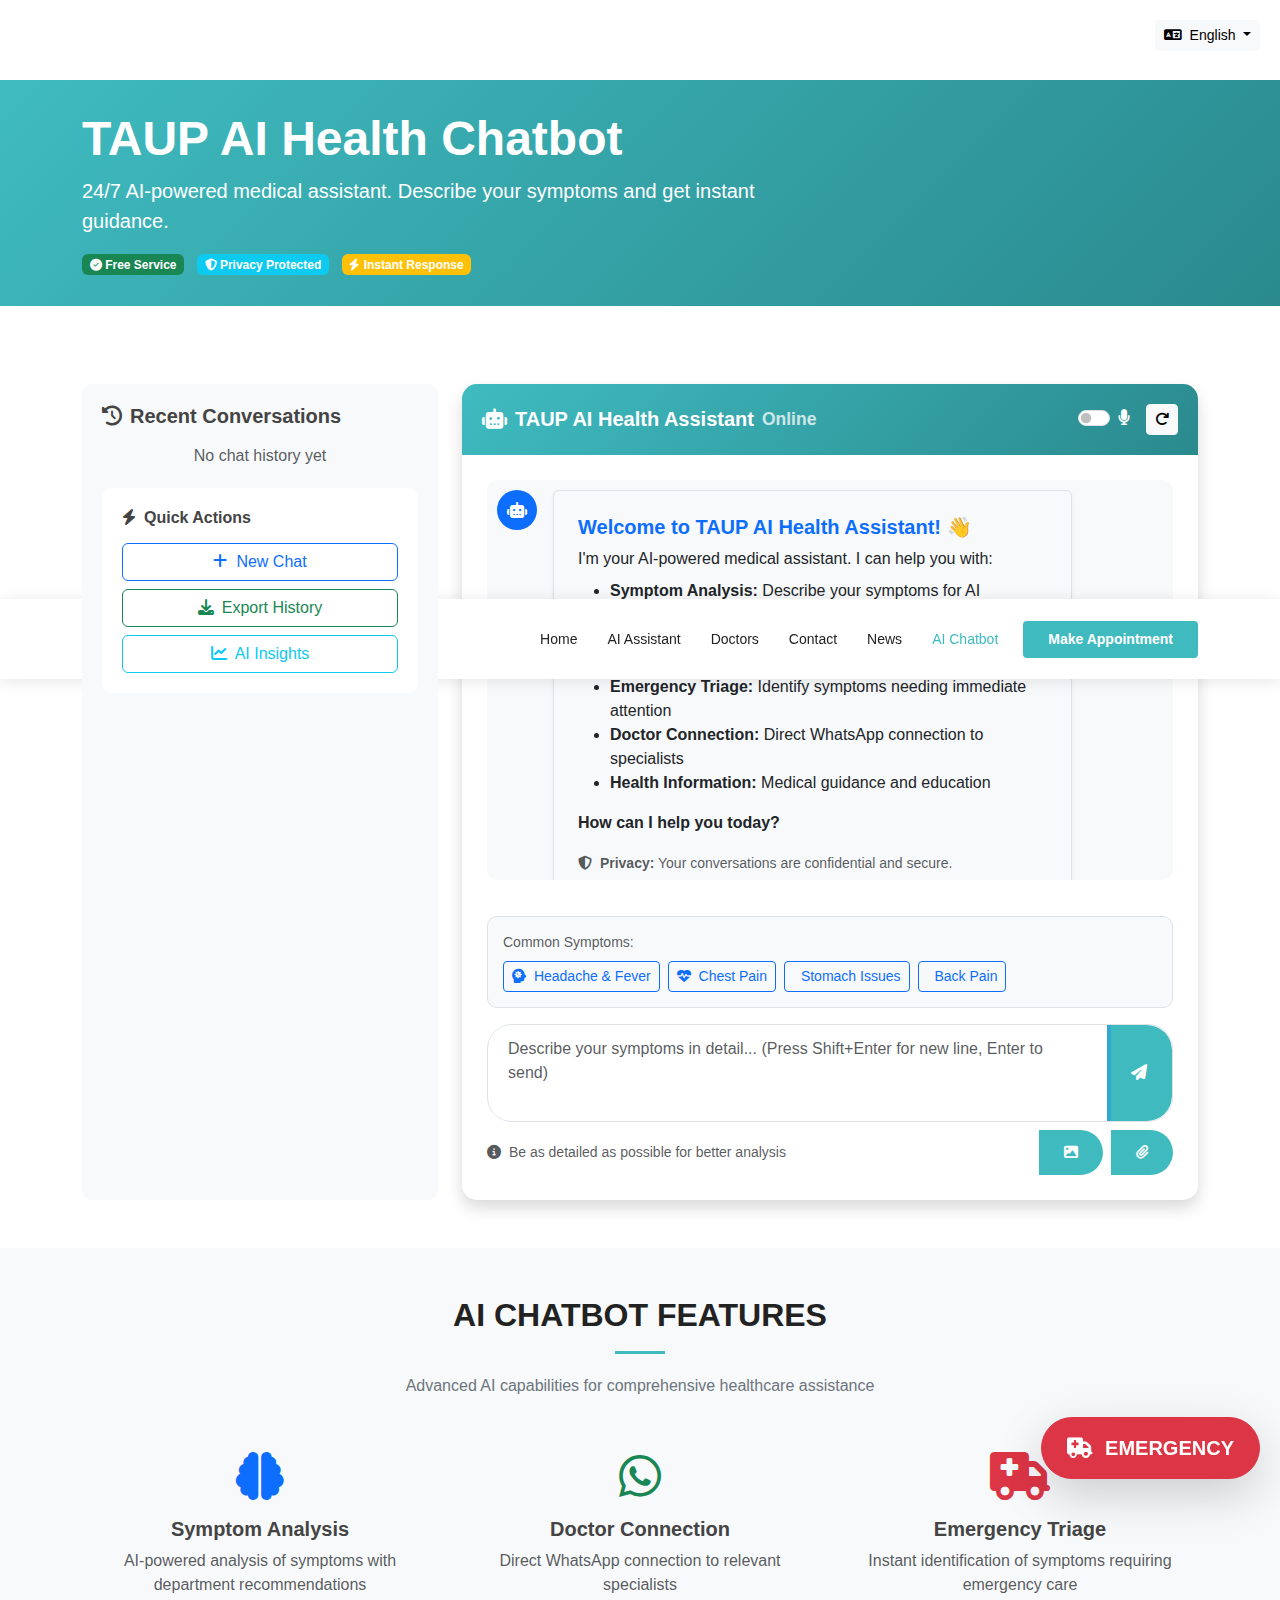
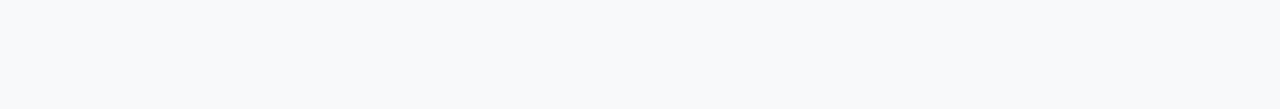
<file: TAUP medical center/ai-chatbot.html>
<!DOCTYPE html>
<html lang="en">
<head>
    <meta charset="UTF-8">
    <meta name="viewport" content="width=device-width, initial-scale=1.0">
    <title>AI Health Chatbot - TAUP Medical Center</title>
    
    <!-- CSS Files -->
    <link href="assets/vendor/bootstrap/css/bootstrap.min.css" rel="stylesheet">
    <link href="assets/vendor/bootstrap-icons/bootstrap-icons.css" rel="stylesheet">
    <link href="assets/css/style.css" rel="stylesheet">
    <link href="assets/css/doctor-ai.css" rel="stylesheet">
    <link rel="stylesheet" href="https://cdnjs.cloudflare.com/ajax/libs/font-awesome/6.4.0/css/all.min.css">
    
    <style>
        .fullscreen-chat {
            min-height: calc(100vh - 140px);
        }
        
        .chatbot-header {
            background: linear-gradient(135deg, #3fbbc0 0%, #2a8a8e 100%);
            color: white;
            padding: 30px 0;
            margin-bottom: 30px;
        }
        
        .language-selector {
            position: absolute;
            top: 20px;
            right: 20px;
        }
        
        .chat-history-panel {
            background: #f8f9fa;
            border-radius: 10px;
            padding: 20px;
            height: 100%;
        }
        
        .quick-actions {
            background: white;
            border-radius: 10px;
            padding: 20px;
            margin-top: 20px;
        }
        
        .emergency-fixed {
            position: fixed;
            bottom: 20px;
            right: 20px;
            z-index: 1000;
        }
    </style>
</head>

<body>

  <!-- Navigation -->
  <header id="header" class="fixed-top">
    <div class="container d-flex align-items-center">
      <a href="index.html" class="logo me-auto"><img src="assets/img/llogo.jpg" alt="TAUP Logo"></a>
      
      <nav id="navbar" class="navbar order-last order-lg-0">
        <ul>
          <li><a class="nav-link" href="index.html">Home</a></li>
          <li><a class="nav-link" href="index.html#ai-consultant">AI Assistant</a></li>
          <li><a class="nav-link" href="index.html#doctors">Doctors</a></li>
          <li><a class="nav-link" href="index.html#contact">Contact</a></li>
          <li><a href="news.html">News</a></li>
          <li><a class="nav-link active" href="ai-chatbot.html">AI Chatbot</a></li>
        </ul>
        <i class="bi bi-list mobile-nav-toggle"></i>
      </nav>
      
      <a href="index.html#appointment" class="appointment-btn">Make Appointment</a>
    </div>
  </header>

  <!-- Chatbot Header -->
  <section class="chatbot-header" style="margin-top: 80px;">
    <div class="container">
      <div class="row align-items-center">
        <div class="col-lg-8">
          <h1 class="display-5 fw-bold">TAUP AI Health Chatbot</h1>
          <p class="lead mb-0">24/7 AI-powered medical assistant. Describe your symptoms and get instant guidance.</p>
          <div class="mt-3">
            <span class="badge bg-success me-2"><i class="fas fa-check-circle"></i> Free Service</span>
            <span class="badge bg-info me-2"><i class="fas fa-shield-alt"></i> Privacy Protected</span>
            <span class="badge bg-warning"><i class="fas fa-bolt"></i> Instant Response</span>
          </div>
        </div>
        <div class="col-lg-4 text-lg-end">
          <div class="language-selector">
            <div class="btn-group">
              <button type="button" class="btn btn-sm btn-light dropdown-toggle" data-bs-toggle="dropdown">
                <i class="fas fa-language me-1"></i> English
              </button>
              <ul class="dropdown-menu">
                <li><a class="dropdown-item" href="#" data-lang="en">English</a></li>
                <li><a class="dropdown-item" href="#" data-lang="ru">Русский</a></li>
                <li><a class="dropdown-item" href="#" data-lang="kk">Қазақша</a></li>
              </ul>
            </div>
          </div>
        </div>
      </div>
    </div>
  </section>

  <!-- Main Chat Interface -->
  <section class="fullscreen-chat py-5">
    <div class="container">
      <div class="row">
        <!-- Chat History Panel -->
        <div class="col-lg-4 d-none d-lg-block">
          <div class="chat-history-panel sticky-top" style="top: 100px;">
            <h5 class="mb-3">
              <i class="fas fa-history me-2"></i>Recent Conversations
            </h5>
            <div class="chat-history-list" id="chatHistoryList">
              <!-- Chat history will be loaded here -->
              <div class="text-center py-4">
                <div class="spinner-border text-primary" role="status">
                  <span class="visually-hidden">Loading...</span>
                </div>
                <p class="mt-2">Loading chat history...</p>
              </div>
            </div>
            
            <div class="quick-actions">
              <h6 class="mb-3">
                <i class="fas fa-bolt me-2"></i>Quick Actions
              </h6>
              <div class="d-grid gap-2">
                <button class="btn btn-outline-primary" onclick="startNewChat()">
                  <i class="fas fa-plus me-2"></i>New Chat
                </button>
                <button class="btn btn-outline-success" onclick="exportChatHistory()">
                  <i class="fas fa-download me-2"></i>Export History
                </button>
                <button class="btn btn-outline-info" onclick="showAIHistory()">
                  <i class="fas fa-chart-line me-2"></i>AI Insights
                </button>
              </div>
            </div>
          </div>
        </div>
        
        <!-- Main Chat Area -->
        <div class="col-lg-8">
          <div class="ai-chat-widget h-100">
            <div class="card shadow h-100">
              <div class="card-header bg-primary text-white d-flex justify-content-between align-items-center">
                <h5 class="mb-0">
                  <i class="fas fa-robot me-2"></i>TAUP AI Health Assistant
                  <small class="ms-2 opacity-75">Online</small>
                </h5>
                <div class="d-flex align-items-center">
                  <div class="form-check form-switch me-3">
                    <input class="form-check-input" type="checkbox" id="voiceInputToggle">
                    <label class="form-check-label" for="voiceInputToggle">
                      <i class="fas fa-microphone"></i>
                    </label>
                  </div>
                  <button class="btn btn-sm btn-light" onclick="clearCurrentChat()">
                    <i class="fas fa-redo"></i>
                  </button>
                </div>
              </div>
              
              <div class="card-body d-flex flex-column">
                <!-- Chat Messages -->
                <div class="chat-messages flex-grow-1" id="mainChatMessages" style="min-height: 400px;">
                  <!-- Welcome message -->
                  <div class="message ai-message mb-4">
                    <div class="d-flex">
                      <div class="flex-shrink-0">
                        <div class="ai-avatar-small bg-primary">
                          <i class="fas fa-robot text-white"></i>
                        </div>
                      </div>
                      <div class="flex-grow-1 ms-3">
                        <div class="message-content p-4 rounded bg-light">
                          <h5 class="text-primary">Welcome to TAUP AI Health Assistant! 👋</h5>
                          <p class="mb-2">I'm your AI-powered medical assistant. I can help you with:</p>
                          <ul class="mb-3">
                            <li><strong>Symptom Analysis:</strong> Describe your symptoms for AI evaluation</li>
                            <li><strong>Department Guidance:</strong> Find the right specialist for your condition</li>
                            <li><strong>Emergency Triage:</strong> Identify symptoms needing immediate attention</li>
                            <li><strong>Doctor Connection:</strong> Direct WhatsApp connection to specialists</li>
                            <li><strong>Health Information:</strong> Medical guidance and education</li>
                          </ul>
                          <p class="mb-0"><strong>How can I help you today?</strong></p>
                          
                          <div class="mt-3">
                            <small class="text-muted">
                              <i class="fas fa-shield-alt me-1"></i>
                              <strong>Privacy:</strong> Your conversations are confidential and secure.
                            </small>
                          </div>
                        </div>
                      </div>
                    </div>
                  </div>
                </div>
                
                <!-- Quick Symptom Buttons -->
                <div class="symptom-tags mt-3">
                  <small class="text-muted d-block mb-2">Common Symptoms:</small>
                  <div class="d-flex flex-wrap gap-2">
                    <button class="btn btn-sm btn-outline-primary symptom-quick-btn" data-symptom="Headache and fever">
                      <i class="fas fa-head-side-virus me-1"></i> Headache & Fever
                    </button>
                    <button class="btn btn-sm btn-outline-primary symptom-quick-btn" data-symptom="Chest pain and shortness of breath">
                      <i class="fas fa-heartbeat me-1"></i> Chest Pain
                    </button>
                    <button class="btn btn-sm btn-outline-primary symptom-quick-btn" data-symptom="Stomach pain and diarrhea">
                      <i class="fas fa-stomach me-1"></i> Stomach Issues
                    </button>
                    <button class="btn btn-sm btn-outline-primary symptom-quick-btn" data-symptom="Back pain with leg numbness">
                      <i class="fas fa-spine me-1"></i> Back Pain
                    </button>
                  </div>
                </div>
                
                <!-- Chat Input -->
                <div class="chat-input mt-3">
                  <div class="input-group">
                    <textarea 
                      class="form-control ai-chat-input" 
                      id="mainUserInput" 
                      placeholder="Describe your symptoms in detail... (Press Shift+Enter for new line, Enter to send)"
                      rows="3"
                      style="resize: none;"
                    ></textarea>
                    <button class="btn btn-primary ai-chat-send" type="button" id="mainSendBtn">
                      <i class="fas fa-paper-plane"></i>
                    </button>
                  </div>
                  
                  <div class="d-flex justify-content-between align-items-center mt-2">
                    <small class="text-muted">
                      <i class="fas fa-info-circle me-1"></i>
                      Be as detailed as possible for better analysis
                    </small>
                    <div>
                      <button class="btn btn-sm btn-outline-secondary" onclick="attachImage()">
                        <i class="fas fa-image"></i>
                      </button>
                      <button class="btn btn-sm btn-outline-secondary ms-1" onclick="attachFile()">
                        <i class="fas fa-paperclip"></i>
                      </button>
                    </div>
                  </div>
                </div>
                
                <!-- Emergency Section -->
                <div class="emergency-section mt-4" id="emergencySection" style="display: none;">
                  <div class="alert alert-danger border-0">
                    <div class="d-flex align-items-center">
                      <div class="flex-shrink-0">
                        <i class="fas fa-exclamation-triangle fa-2x me-3"></i>
                      </div>
                      <div class="flex-grow-1">
                        <h6 class="alert-heading mb-2">⚠️ URGENT MEDICAL ATTENTION REQUIRED</h6>
                        <p class="mb-2">Based on your symptoms, immediate medical evaluation is recommended.</p>
                        <div class="d-grid gap-2 d-md-flex">
                          <a href="tel:103" class="btn btn-danger">
                            <i class="fas fa-phone me-2"></i> Call 103
                          </a>
                          <a href="https://chat.whatsapp.com/KA3aipTiHR51R5kd9lxlT6?mode=gi_t" 
                             class="btn btn-success" target="_blank">
                            <i class="fab fa-whatsapp me-2"></i> WhatsApp Emergency
                          </a>
                          <button class="btn btn-outline-danger" onclick="showNearestHospitals()">
                            <i class="fas fa-hospital me-2"></i> Find Hospitals
                          </button>
                        </div>
                      </div>
                    </div>
                  </div>
                </div>
              </div>
            </div>
          </div>
        </div>
      </div>
    </div>
  </section>

  <!-- Emergency Floating Button -->
  <div class="emergency-fixed">
    <button class="btn btn-danger btn-lg rounded-pill shadow-lg" onclick="showEmergencyModal()">
      <i class="fas fa-ambulance me-2"></i> EMERGENCY
    </button>
  </div>

  <!-- Features Section -->
  <section class="features-section py-5 bg-light">
    <div class="container">
      <div class="section-title">
        <h2>AI Chatbot Features</h2>
        <p>Advanced AI capabilities for comprehensive healthcare assistance</p>
      </div>
      
      <div class="row">
        <div class="col-md-4 mb-4">
          <div class="feature-card text-center p-4 h-100">
            <div class="feature-icon mb-3">
              <i class="fas fa-brain fa-3x text-primary"></i>
            </div>
            <h5>Symptom Analysis</h5>
            <p class="text-muted">AI-powered analysis of symptoms with department recommendations</p>
          </div>
        </div>
        
        <div class="col-md-4 mb-4">
          <div class="feature-card text-center p-4 h-100">
            <div class="feature-icon mb-3">
              <i class="fab fa-whatsapp fa-3x text-success"></i>
            </div>
            <h5>Doctor Connection</h5>
            <p class="text-muted">Direct WhatsApp connection to relevant specialists</p>
          </div>
        </div>
        
        <div class="col-md-4 mb-4">
          <div class="feature-card text-center p-4 h-100">
            <div class="feature-icon mb-3">
              <i class="fas fa-ambulance fa-3x text-danger"></i>
            </div>
            <h5>Emergency Triage</h5>
            <p class="text-muted">Instant identification of symptoms requiring emergency care</p>
          </div>
        </div>
      </div>
    </div>
  </section>

  <!-- JavaScript Files -->
  <script src="assets/vendor/bootstrap/js/bootstrap.bundle.min.js"></script>
  <script src="assets/js/main.js"></script>
  <script src="assets/js/doctor-ai.js"></script>
  <script src="assets/js/medical-ai.js"></script>
  
  <!-- AI Chatbot Script -->
  <script>
    // Main AI Chatbot Functionality
    document.addEventListener('DOMContentLoaded', function() {
      const chatMessages = document.getElementById('mainChatMessages');
      const userInput = document.getElementById('mainUserInput');
      const sendBtn = document.getElementById('mainSendBtn');
      const emergencySection = document.getElementById('emergencySection');
      const symptomButtons = document.querySelectorAll('.symptom-quick-btn');
      const voiceInputToggle = document.getElementById('voiceInputToggle');
      const chatHistoryList = document.getElementById('chatHistoryList');
      
      let currentChatId = 'chat_' + Date.now();
      let chatHistory = [];
      let isRecording = false;
      let recognition = null;
      
      // Initialize chat history
      loadChatHistory();
      
      // Send message function
      sendBtn.addEventListener('click', sendMessage);
      userInput.addEventListener('keydown', function(e) {
        if (e.key === 'Enter' && !e.shiftKey) {
          e.preventDefault();
          sendMessage();
        }
      });
      
      // Symptom buttons
      symptomButtons.forEach(btn => {
        btn.addEventListener('click', function() {
          const symptom = this.getAttribute('data-symptom');
          userInput.value = symptom;
          sendMessage();
        });
      });
      
      // Voice input toggle
      if (voiceInputToggle) {
        voiceInputToggle.addEventListener('change', function() {
          if (this.checked) {
            startVoiceRecognition();
          } else {
            stopVoiceRecognition();
          }
        });
      }
      
      // Language selector
      document.querySelectorAll('[data-lang]').forEach(item => {
        item.addEventListener('click', function(e) {
          e.preventDefault();
          const lang = this.getAttribute('data-lang');
          changeLanguage(lang);
        });
      });
      
      function sendMessage() {
        const message = userInput.value.trim();
        if (!message) return;
        
        // Add user message
        addUserMessage(message);
        userInput.value = '';
        
        // Save to history
        saveToHistory(message, 'user');
        
        // AI response
        setTimeout(() => {
          const aiResponse = getAIResponse(message);
          addAIMessage(aiResponse);
          saveToHistory(aiResponse, 'ai');
          
          // Check for emergency
          if (checkForEmergency(message)) {
            emergencySection.style.display = 'block';
            emergencySection.scrollIntoView({ behavior: 'smooth' });
          }
          
          // Update chat history list
          updateChatHistoryList();
        }, 1000);
      }
      
      function addUserMessage(text) {
        const messageDiv = document.createElement('div');
        messageDiv.className = 'message user-message mb-3';
        messageDiv.innerHTML = `
          <div class="d-flex">
            <div class="flex-grow-1 me-3">
              <div class="message-content p-3 rounded bg-primary text-white">
                <div class="d-flex justify-content-between align-items-start mb-1">
                  <strong>You</strong>
                  <small class="opacity-75">${new Date().toLocaleTimeString([], {hour: '2-digit', minute:'2-digit'})}</small>
                </div>
                <div class="message-text">${escapeHtml(text)}</div>
              </div>
            </div>
            <div class="flex-shrink-0">
              <div class="user-avatar-small bg-secondary">
                <i class="fas fa-user text-white"></i>
              </div>
            </div>
          </div>
        `;
        chatMessages.appendChild(messageDiv);
        scrollToBottom(chatMessages);
      }
      
      function addAIMessage(text) {
        // Typing indicator
        const typingDiv = document.createElement('div');
        typingDiv.className = 'message ai-message mb-3';
        typingDiv.innerHTML = `
          <div class="d-flex">
            <div class="flex-shrink-0">
              <div class="ai-avatar-small bg-primary">
                <i class="fas fa-robot text-white"></i>
              </div>
            </div>
            <div class="flex-grow-1 ms-3">
              <div class="typing-indicator p-3 rounded bg-light">
                <span></span><span></span><span></span>
              </div>
            </div>
          </div>
        `;
        chatMessages.appendChild(typingDiv);
        scrollToBottom(chatMessages);
        
        // Show actual response
        setTimeout(() => {
          typingDiv.innerHTML = `
            <div class="d-flex">
              <div class="flex-shrink-0">
                <div class="ai-avatar-small bg-primary">
                  <i class="fas fa-robot text-white"></i>
                </div>
              </div>
              <div class="flex-grow-1 ms-3">
                <div class="message-content p-3 rounded bg-light">
                  <div class="d-flex justify-content-between align-items-start mb-1">
                    <strong>TAUP AI Assistant</strong>
                    <small class="text-muted">${new Date().toLocaleTimeString([], {hour: '2-digit', minute:'2-digit'})}</small>
                  </div>
                  <div class="message-text">${formatAIMessage(text)}</div>
                  
                  ${shouldShowWhatsAppButton(text) ? `
                    <div class="mt-3">
                      <a href="https://chat.whatsapp.com/KA3aipTiHR51R5kd9lxlT6?mode=gi_t" 
                         class="btn btn-sm btn-success" target="_blank">
                         <i class="fab fa-whatsapp me-1"></i> Connect with Doctor
                      </a>
                    </div>
                  ` : ''}
                </div>
              </div>
            </div>
          `;
          scrollToBottom(chatMessages);
        }, 1500);
      }
      
      function getAIResponse(symptoms) {
        // Use Medical AI Engine for analysis
        const analysis = MedicalAI.analyzeSymptoms(symptoms);
        const confidence = MedicalAI.calculateConfidence(analysis);
        
        let response = '';
        
        if (analysis.isEmergency) {
          response = analysis.message;
        } else {
          response = MedicalAI.formatResponse(analysis, true);
        }
        
        // Add confidence indicator
        response += `\n\n🤖 **AI Confidence:** ${confidence}%`;
        
        return response;
      }
      
      function checkForEmergency(symptoms) {
        const emergencyPatterns = [
          /chest pain.*severe|heart attack/i,
          /difficulty breathing|can't breathe/i,
          /stroke|facial droop|speech difficulty/i,
          /severe bleeding|unconscious/i,
          /poisoning|overdose/i
        ];
        
        return emergencyPatterns.some(pattern => pattern.test(symptoms));
      }
      
      function formatAIMessage(text) {
        // Format markdown-like syntax
        return text
          .replace(/\*\*(.*?)\*\*/g, '<strong>$1</strong>')
          .replace(/\n/g, '<br>')
          .replace(/\*(.*?)\*/g, '<em>$1</em>')
          .replace(/^# (.*$)/gm, '<h6>$1</h6>')
          .replace(/^## (.*$)/gm, '<h6 class="text-primary">$1</h6>')
          .replace(/- (.*$)/gm, '<li>$1</li>')
          .replace(/(<li>.*<\/li>)/g, '<ul class="mb-2">$1</ul>');
      }
      
      function shouldShowWhatsAppButton(text) {
        return text.includes('consult') || 
               text.includes('doctor') || 
               text.includes('specialist') ||
               text.includes('emergency');
      }
      
      function escapeHtml(text) {
        const div = document.createElement('div');
        div.textContent = text;
        return div.innerHTML;
      }
      
      function scrollToBottom(element) {
        element.scrollTop = element.scrollHeight;
      }
      
      // Voice Recognition
      function startVoiceRecognition() {
        if ('webkitSpeechRecognition' in window || 'SpeechRecognition' in window) {
          const SpeechRecognition = window.SpeechRecognition || window.webkitSpeechRecognition;
          recognition = new SpeechRecognition();
          
          recognition.continuous = false;
          recognition.interimResults = false;
          recognition.lang = 'en-US';
          
          recognition.onstart = function() {
            isRecording = true;
            showRecordingIndicator();
          };
          
          recognition.onresult = function(event) {
            const transcript = event.results[0][0].transcript;
            userInput.value = transcript;
            isRecording = false;
            hideRecordingIndicator();
          };
          
          recognition.onerror = function(event) {
            console.error('Speech recognition error:', event.error);
            isRecording = false;
            hideRecordingIndicator();
            voiceInputToggle.checked = false;
          };
          
          recognition.onend = function() {
            isRecording = false;
            hideRecordingIndicator();
            voiceInputToggle.checked = false;
          };
          
          recognition.start();
        } else {
          alert('Speech recognition is not supported in your browser.');
          voiceInputToggle.checked = false;
        }
      }
      
      function stopVoiceRecognition() {
        if (recognition && isRecording) {
          recognition.stop();
        }
      }
      
      function showRecordingIndicator() {
        const indicator = document.createElement('div');
        indicator.id = 'recordingIndicator';
        indicator.className = 'alert alert-info position-fixed top-50 start-50 translate-middle';
        indicator.style.zIndex = '9999';
        indicator.innerHTML = `
          <div class="text-center">
            <i class="fas fa-microphone fa-2x me-2"></i>
            <span class="spinner-border spinner-border-sm" role="status"></span>
            <p class="mt-2 mb-0">Listening... Speak now</p>
          </div>
        `;
        document.body.appendChild(indicator);
      }
      
      function hideRecordingIndicator() {
        const indicator = document.getElementById('recordingIndicator');
        if (indicator) {
          indicator.remove();
        }
      }
      
      // Language change
      function changeLanguage(lang) {
        MedicalAI.setLanguage(lang);
        
        // Update UI text based on language
        const languageTexts = {
          'en': {
            placeholder: 'Describe your symptoms in detail...',
            send: 'Send',
            emergency: 'EMERGENCY'
          },
          'ru': {
            placeholder: 'Опишите ваши симптомы подробно...',
            send: 'Отправить',
            emergency: 'СРОЧНО'
          },
          'kk': {
            placeholder: 'Симптомдарыңызды егжей-тегжейлі сипаттаңыз...',
            send: 'Жіберу',
            emergency: 'ЖЕДЕЛ'
          }
        };
        
        const texts = languageTexts[lang] || languageTexts.en;
        
        userInput.placeholder = texts.placeholder;
        sendBtn.innerHTML = `<i class="fas fa-paper-plane"></i> ${texts.send}`;
        document.querySelector('.emergency-fixed button').innerHTML = 
          `<i class="fas fa-ambulance me-2"></i> ${texts.emergency}`;
        
        // Update language selector button
        const langButton = document.querySelector('.language-selector .btn');
        const langNames = { 'en': 'English', 'ru': 'Русский', 'kk': 'Қазақша' };
        langButton.innerHTML = `<i class="fas fa-language me-1"></i> ${langNames[lang]}`;
      }
      
      // Chat history management
      function saveToHistory(message, sender) {
        chatHistory.push({
          id: Date.now(),
          sender: sender,
          message: message,
          timestamp: new Date().toISOString()
        });
        
        // Save to localStorage
        localStorage.setItem(currentChatId, JSON.stringify(chatHistory));
        localStorage.setItem('lastChatId', currentChatId);
      }
      
      function loadChatHistory() {
        const savedChat = localStorage.getItem(currentChatId);
        if (savedChat) {
          chatHistory = JSON.parse(savedChat);
          
          // Display chat history
          chatMessages.innerHTML = '';
          chatHistory.forEach(item => {
            if (item.sender === 'user') {
              addUserMessage(item.message);
            } else {
              addAIMessage(item.message);
            }
          });
        }
        
        updateChatHistoryList();
      }
      
      function updateChatHistoryList() {
        // Get all chat IDs from localStorage
        const chatIds = [];
        for (let i = 0; i < localStorage.length; i++) {
          const key = localStorage.key(i);
          if (key.startsWith('chat_')) {
            chatIds.push(key);
          }
        }
        
        // Sort by timestamp (newest first)
        chatIds.sort((a, b) => {
          const chatA = JSON.parse(localStorage.getItem(a));
          const chatB = JSON.parse(localStorage.getItem(b));
          const timeA = chatA.length > 0 ? new Date(chatA[chatA.length - 1].timestamp) : new Date(0);
          const timeB = chatB.length > 0 ? new Date(chatB[chatB.length - 1].timestamp) : new Date(0);
          return timeB - timeA;
        });
        
        // Display in history panel
        let historyHTML = '';
        
        if (chatIds.length === 0) {
          historyHTML = '<p class="text-muted text-center">No chat history yet</p>';
        } else {
          chatIds.forEach(chatId => {
            const chat = JSON.parse(localStorage.getItem(chatId));
            if (chat.length > 0) {
              const lastMessage = chat[chat.length - 1];
              const time = new Date(lastMessage.timestamp).toLocaleDateString();
              const preview = lastMessage.message.substring(0, 50) + (lastMessage.message.length > 50 ? '...' : '');
              
              historyHTML += `
                <div class="history-item border rounded p-3 mb-2 ${chatId === currentChatId ? 'border-primary' : ''}" 
                     onclick="loadChat('${chatId}')" style="cursor: pointer;">
                  <div class="d-flex justify-content-between align-items-center mb-1">
                    <small class="text-muted">${time}</small>
                    <span class="badge bg-${chatId === currentChatId ? 'primary' : 'secondary'}">
                      ${chat.length} messages
                    </span>
                  </div>
                  <p class="mb-0 small">${escapeHtml(preview)}</p>
                </div>
              `;
            }
          });
        }
        
        chatHistoryList.innerHTML = historyHTML;
      }
      
      // Global functions
      window.startNewChat = function() {
        currentChatId = 'chat_' + Date.now();
        chatHistory = [];
        chatMessages.innerHTML = '';
        
        // Add welcome message
        addAIMessage(`Welcome to TAUP AI Health Assistant! 👋

I'm your AI-powered medical assistant. I can help you with:

**Symptom Analysis:** Describe your symptoms for AI evaluation
**Department Guidance:** Find the right specialist for your condition
**Emergency Triage:** Identify symptoms needing immediate attention
**Doctor Connection:** Direct WhatsApp connection to specialists
**Health Information:** Medical guidance and education

**How can I help you today?**`);
        
        updateChatHistoryList();
      };
      
      window.clearCurrentChat = function() {
        if (confirm('Are you sure you want to clear this chat?')) {
          localStorage.removeItem(currentChatId);
          startNewChat();
        }
      };
      
      window.loadChat = function(chatId) {
        currentChatId = chatId;
        loadChatHistory();
      };
      
      window.exportChatHistory = function() {
        if (chatHistory.length === 0) {
          alert('No chat history to export.');
          return;
        }
        
        let exportText = `TAUP AI Health Assistant - Chat History\n`;
        exportText += `Date: ${new Date().toLocaleString()}\n`;
        exportText += `Chat ID: ${currentChatId}\n`;
        exportText += '='.repeat(50) + '\n\n';
        
        chatHistory.forEach(item => {
          const time = new Date(item.timestamp).toLocaleString();
          const sender = item.sender === 'user' ? 'You' : 'AI Assistant';
          exportText += `[${time}] ${sender}:\n${item.message}\n\n`;
        });
        
        const blob = new Blob([exportText], { type: 'text/plain' });
        const url = URL.createObjectURL(blob);
        const a = document.createElement('a');
        a.href = url;
        a.download = `TAUP-AI-Chat-${currentChatId}.txt`;
        document.body.appendChild(a);
        a.click();
        document.body.removeChild(a);
        URL.revokeObjectURL(url);
      };
      
      window.attachImage = function() {
        alert('Image attachment feature coming soon!');
      };
      
      window.attachFile = function() {
        alert('File attachment feature coming soon!');
      };
      
      window.showEmergencyModal = function() {
        const modalHTML = `
          <div class="modal fade" id="emergencyModal" tabindex="-1">
            <div class="modal-dialog modal-dialog-centered">
              <div class="modal-content">
                <div class="modal-header bg-danger text-white">
                  <h5 class="modal-title">
                    <i class="fas fa-ambulance me-2"></i>Emergency Assistance
                  </h5>
                  <button type="button" class="btn-close btn-close-white" data-bs-dismiss="modal"></button>
                </div>
                <div class="modal-body">
                  <div class="alert alert-danger">
                    <h6>IF THIS IS A LIFE-THREATENING EMERGENCY:</h6>
                    <ol class="mt-2">
                      <li>Call <strong>103</strong> immediately for ambulance</li>
                      <li>State your location clearly</li>
                      <li>Describe the emergency situation</li>
                      <li>Follow the operator's instructions</li>
                      <li>Do not hang up until help arrives</li>
                    </ol>
                  </div>
                  
                  <h6 class="mt-4">TAUP Emergency Contacts:</h6>
                  <div class="list-group">
                    <a href="tel:103" class="list-group-item list-group-item-action list-group-item-danger">
                      <i class="fas fa-ambulance me-2"></i> Ambulance: 103
                    </a>
                    <a href="tel:+77781074272" class="list-group-item list-group-item-action">
                      <i class="fas fa-phone me-2"></i> TAUP Emergency: +7 778 107 42 72
                    </a>
                    <a href="https://chat.whatsapp.com/KA3aipTiHR51R5kd9lxlT6?mode=gi_t" 
                       class="list-group-item list-group-item-action list-group-item-success" target="_blank">
                      <i class="fab fa-whatsapp me-2"></i> WhatsApp Emergency
                    </a>
                  </div>
                </div>
                <div class="modal-footer">
                  <button type="button" class="btn btn-secondary" data-bs-dismiss="modal">Close</button>
                  <a href="tel:103" class="btn btn-danger">
                    <i class="fas fa-phone me-2"></i> Call 103 Now
                  </a>
                </div>
              </div>
            </div>
          </div>
        `;
        
        const modalContainer = document.createElement('div');
        modalContainer.innerHTML = modalHTML;
        document.body.appendChild(modalContainer);
        
        const modal = new bootstrap.Modal(document.getElementById('emergencyModal'));
        modal.show();
        
        document.getElementById('emergencyModal').addEventListener('hidden.bs.modal', function() {
          modalContainer.remove();
        });
      };
      
      window.showNearestHospitals = function() {
        alert('Hospital location feature coming soon!');
      };
      
      // Initialize
      userInput.focus();
    });
  </script>
</body>
</html>
</file>
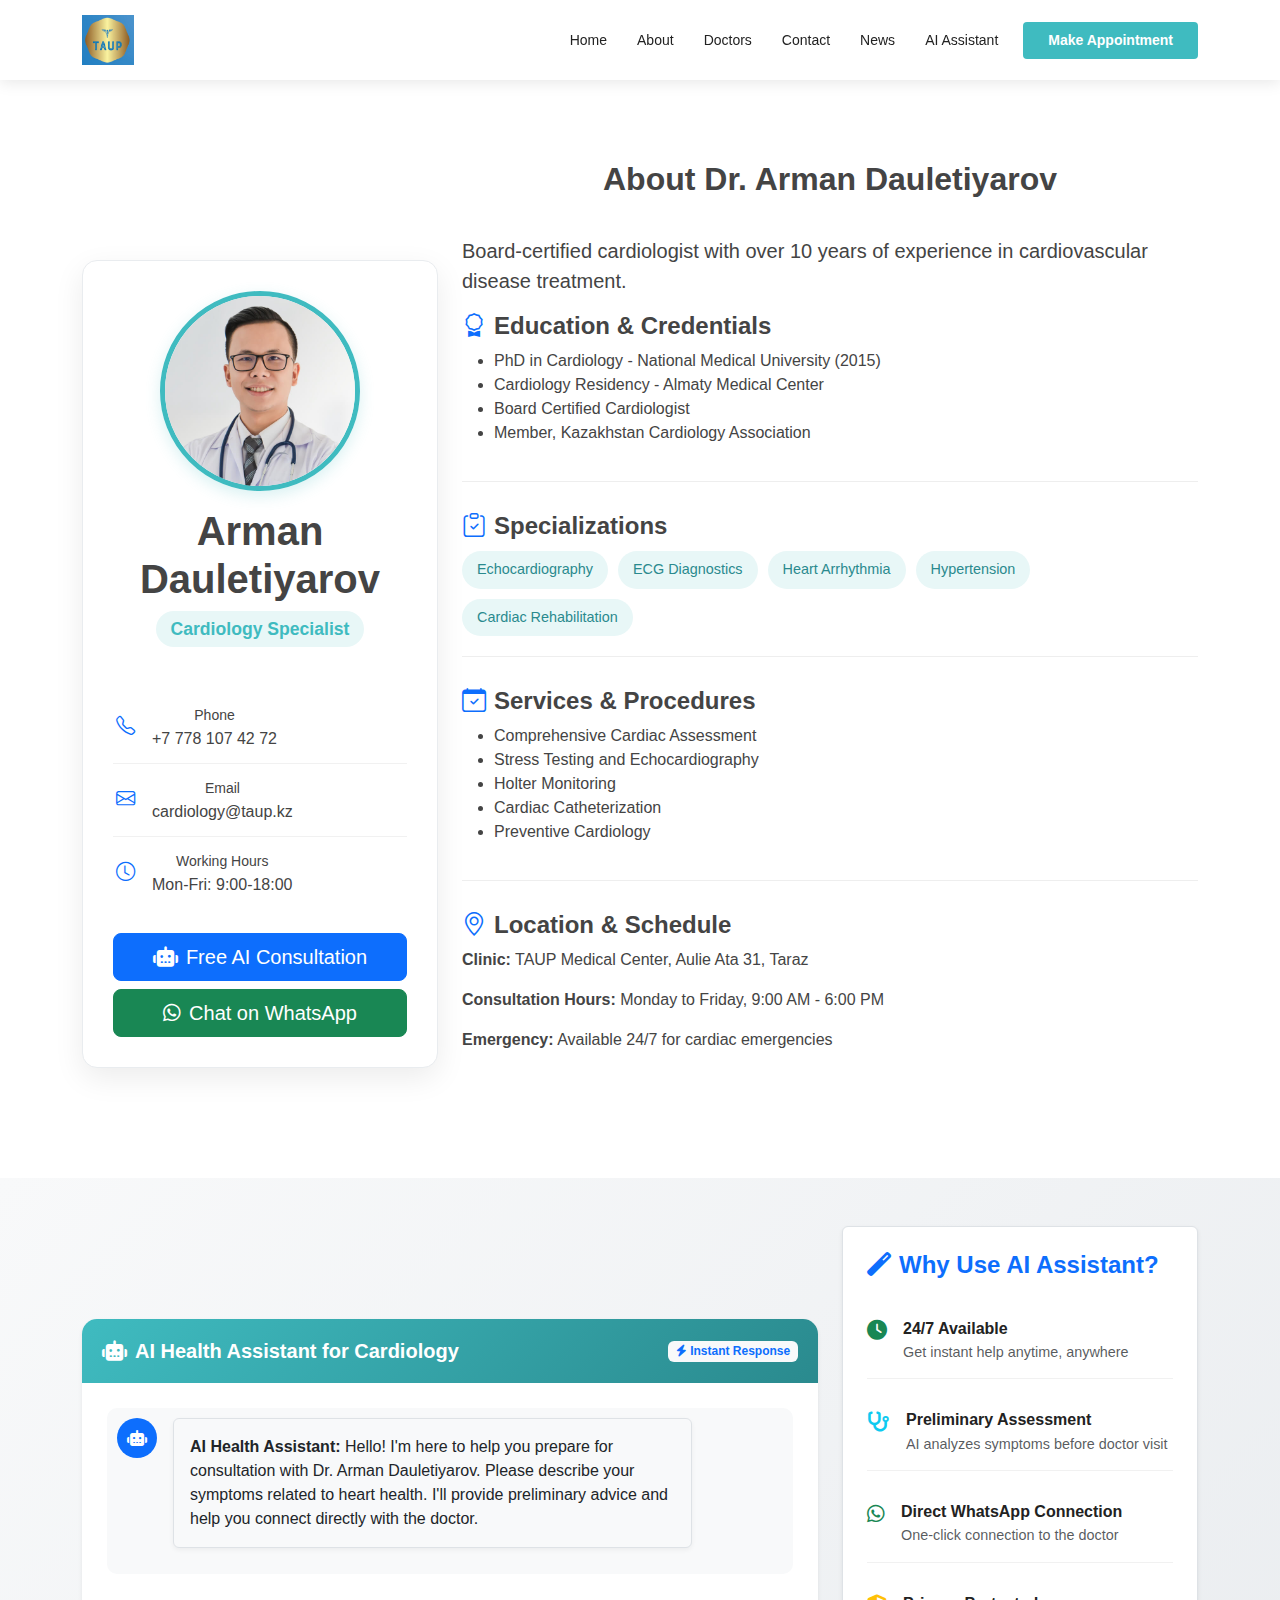
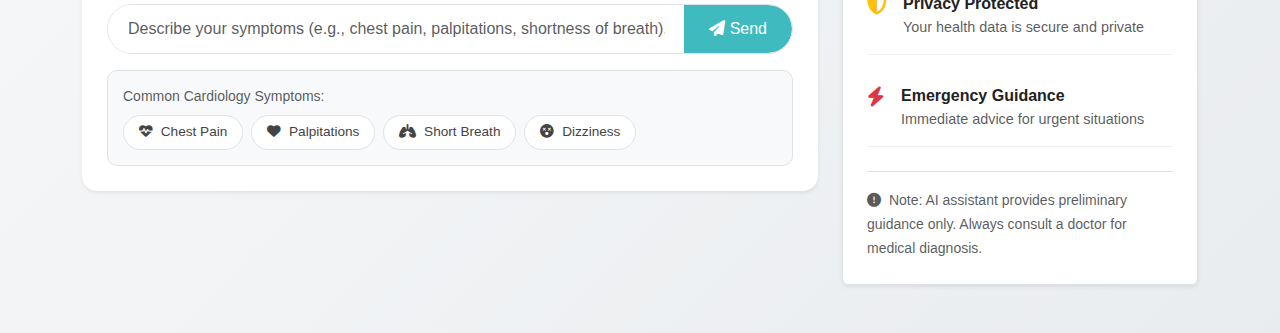
<file: TAUP medical center/doctor1.html>
<!DOCTYPE html>
<html lang="en">
<head>
    <meta charset="UTF-8">
    <meta name="viewport" content="width=device-width, initial-scale=1.0">
    <title>Dr. Arman Dauletiyarov - Cardiology Specialist</title>
    
    <!-- CSS файлдары -->
    <link href="assets/vendor/bootstrap/css/bootstrap.min.css" rel="stylesheet">
    <link href="assets/vendor/bootstrap-icons/bootstrap-icons.css" rel="stylesheet">
    <link href="assets/css/style.css" rel="stylesheet">
    <link href="assets/css/doctor-ai.css" rel="stylesheet">
    <link rel="stylesheet" href="https://cdnjs.cloudflare.com/ajax/libs/font-awesome/6.4.0/css/all.min.css">
</head>

<body>

  <!-- Навигация -->
  <header id="header" class="fixed-top">
    <div class="container d-flex align-items-center">
      <a href="index.html" class="logo me-auto"><img src="assets/img/llogo.jpg" alt="TAUP Logo"></a>
      
      <nav id="navbar" class="navbar order-last order-lg-0">
        <ul>
          <li><a class="nav-link" href="index.html">Home</a></li>
          <li><a class="nav-link" href="index.html#about">About</a></li>
          <li><a class="nav-link" href="index.html#doctors">Doctors</a></li>
          <li><a class="nav-link" href="index.html#contact">Contact</a></li>
          <li><a href="news.html">News</a></li>
          <li><a class="nav-link active" href="#ai-consultant">AI Assistant</a></li>
        </ul>
        <i class="bi bi-list mobile-nav-toggle"></i>
      </nav>
      
      <a href="index.html#appointment" class="appointment-btn">Make Appointment</a>
    </div>
  </header>

  <!-- Дәрігер профилі -->
  <section class="doctor-profile-section" style="margin-top: 100px;">
    <div class="container">
      <div class="row">
        <!-- Сурет және байланыс -->
        <div class="col-lg-4 col-md-5">
          <div class="doctor-profile-card text-center mb-4">
            <img src="assets/img/doctors/doctors-3.jpg" alt="Dr. Arman Dauletiyarov" class="img-fluid rounded-circle doctor-main-img mb-3">
            <h1>Arman Dauletiyarov</h1>
            <p class="specialty-tag">Cardiology Specialist</p>
            
            <div class="doctor-contact-info mt-4">
              <div class="contact-item">
                <i class="bi bi-telephone text-primary"></i>
                <div>
                  <small>Phone</small>
                  <p class="mb-0">+7 778 107 42 72</p>
                </div>
              </div>
              
              <div class="contact-item">
                <i class="bi bi-envelope text-primary"></i>
                <div>
                  <small>Email</small>
                  <p class="mb-0">cardiology@taup.kz</p>
                </div>
              </div>
              
              <div class="contact-item">
                <i class="bi bi-clock text-primary"></i>
                <div>
                  <small>Working Hours</small>
                  <p class="mb-0">Mon-Fri: 9:00-18:00</p>
                </div>
              </div>
            </div>
            
            <div class="mt-4">
              <a href="#ai-consultant" class="btn btn-primary btn-lg w-100 mb-2">
                <i class="fas fa-robot me-2"></i>Free AI Consultation
              </a>
              <a href="https://chat.whatsapp.com/D0tuYmaW5myGne7ACttRLJ?mode=gi_t" 
                 class="btn btn-success btn-lg w-100" target="_blank">
                <i class="fab fa-whatsapp me-2"></i>Chat on WhatsApp
              </a>
            </div>
          </div>
        </div>
        
        <!-- Ақпарат -->
        <div class="col-lg-8 col-md-7">
          <div class="doctor-details">
            <h2 class="section-title">About Dr. Arman Dauletiyarov</h2>
            <p class="lead">Board-certified cardiologist with over 10 years of experience in cardiovascular disease treatment.</p>
            
            <div class="details-section">
              <h4><i class="bi bi-award text-primary me-2"></i>Education & Credentials</h4>
              <ul>
                <li>PhD in Cardiology - National Medical University (2015)</li>
                <li>Cardiology Residency - Almaty Medical Center</li>
                <li>Board Certified Cardiologist</li>
                <li>Member, Kazakhstan Cardiology Association</li>
              </ul>
            </div>
            
            <div class="details-section">
              <h4><i class="bi bi-clipboard-check text-primary me-2"></i>Specializations</h4>
              <div class="specializations">
                <span class="specialization-badge">Echocardiography</span>
                <span class="specialization-badge">ECG Diagnostics</span>
                <span class="specialization-badge">Heart Arrhythmia</span>
                <span class="specialization-badge">Hypertension</span>
                <span class="specialization-badge">Cardiac Rehabilitation</span>
              </div>
            </div>
            
            <div class="details-section">
              <h4><i class="bi bi-calendar-check text-primary me-2"></i>Services & Procedures</h4>
              <ul>
                <li>Comprehensive Cardiac Assessment</li>
                <li>Stress Testing and Echocardiography</li>
                <li>Holter Monitoring</li>
                <li>Cardiac Catheterization</li>
                <li>Preventive Cardiology</li>
              </ul>
            </div>
            
            <div class="details-section">
              <h4><i class="bi bi-geo-alt text-primary me-2"></i>Location & Schedule</h4>
              <p><strong>Clinic:</strong> TAUP Medical Center, Aulie Ata 31, Taraz</p>
              <p><strong>Consultation Hours:</strong> Monday to Friday, 9:00 AM - 6:00 PM</p>
              <p><strong>Emergency:</strong> Available 24/7 for cardiac emergencies</p>
            </div>
          </div>
        </div>
      </div>
    </div>
  </section>

  <!-- AI Консультант Бөлімі -->
  <section id="ai-consultant" class="ai-consultant-section py-5" style="background-color: #f8f9fa;">
    <div class="container">
      <div class="row align-items-center">
        <div class="col-lg-8">
          <div class="ai-chat-widget">
            <div class="card shadow-sm">
              <div class="card-header bg-primary text-white d-flex justify-content-between align-items-center">
                <h5 class="mb-0">
                  <i class="fas fa-robot me-2"></i>AI Health Assistant for Cardiology
                </h5>
                <span class="badge bg-light text-primary">
                  <i class="fas fa-bolt"></i> Instant Response
                </span>
              </div>
              <div class="card-body">
                <!-- AI чат -->
                <div class="ai-chat-box">
                  <div class="chat-messages" id="chatMessages1" style="height: 250px; overflow-y: auto; margin-bottom: 15px;">
                    <div class="message ai-message mb-3">
                      <div class="d-flex">
                        <div class="flex-shrink-0">
                          <div class="ai-avatar-small bg-primary">
                            <i class="fas fa-robot text-white"></i>
                          </div>
                        </div>
                        <div class="flex-grow-1 ms-3">
                          <div class="message-content p-3 rounded bg-light">
                            <strong>AI Health Assistant:</strong> Hello! I'm here to help you prepare for consultation with Dr. Arman Dauletiyarov. 
                            Please describe your symptoms related to heart health. I'll provide preliminary advice and help you connect directly with the doctor.
                          </div>
                        </div>
                      </div>
                    </div>
                  </div>
                  
                  <div class="chat-input">
                    <div class="input-group">
                      <input 
                        type="text" 
                        class="form-control" 
                        id="userInput1" 
                        placeholder="Describe your symptoms (e.g., chest pain, palpitations, shortness of breath)..."
                        aria-label="Describe symptoms"
                      >
                      <button class="btn btn-primary" type="button" id="sendBtn1">
                        <i class="fas fa-paper-plane"></i> Send
                      </button>
                    </div>
                    
                    <div class="symptom-tags mt-3">
                      <small class="text-muted d-block mb-2">Common Cardiology Symptoms:</small>
                      <div class="d-flex flex-wrap gap-2">
                        <button class="btn btn-sm btn-outline-primary symptom-btn" data-symptom="chest pain">
                          <i class="fas fa-heartbeat me-1"></i> Chest Pain
                        </button>
                        <button class="btn btn-sm btn-outline-primary symptom-btn" data-symptom="palpitations">
                          <i class="fas fa-heart me-1"></i> Palpitations
                        </button>
                        <button class="btn btn-sm btn-outline-primary symptom-btn" data-symptom="shortness of breath">
                          <i class="fas fa-lungs me-1"></i> Short Breath
                        </button>
                        <button class="btn btn-sm btn-outline-primary symptom-btn" data-symptom="dizziness">
                          <i class="fas fa-dizzy me-1"></i> Dizziness
                        </button>
                      </div>
                    </div>
                  </div>
                </div>
                
                <!-- WhatsApp байланыс -->
                <div class="whatsapp-contact mt-4" id="whatsappContact1" style="display: none;">
                  <div class="alert alert-success border-0">
                    <div class="d-flex align-items-center">
                      <div class="flex-shrink-0">
                        <i class="fab fa-whatsapp fa-2x me-3"></i>
                      </div>
                      <div class="flex-grow-1">
                        <h6 class="alert-heading mb-2">
                          <i class="fas fa-user-md me-2"></i>Connect with Dr. Arman Dauletiyarov
                        </h6>
                        <p class="mb-3">Based on your symptoms, our AI recommends consulting with a cardiologist. Click below to chat directly with Dr. Dauletiyarov on WhatsApp:</p>
                        
                        <div class="d-grid gap-2 d-md-flex">
                          <a href="https://chat.whatsapp.com/D0tuYmaW5myGne7ACttRLJ?mode=gi_t" 
                             class="btn btn-success btn-lg flex-grow-1" 
                             target="_blank">
                            <i class="fab fa-whatsapp me-2"></i>Chat on WhatsApp
                          </a>
                          <a href="tel:+777781074272" class="btn btn-outline-danger btn-lg">
                            <i class="fas fa-phone me-2"></i>Call Now
                          </a>
                        </div>
                      </div>
                    </div>
                  </div>
                </div>
              </div>
            </div>
          </div>
        </div>
        
        <!-- AI артықшылықтары -->
        <div class="col-lg-4 mt-4 mt-lg-0">
          <div class="ai-benefits-card p-4 bg-white rounded shadow-sm h-100">
            <h4 class="text-primary mb-4">
              <i class="fas fa-magic me-2"></i>Why Use AI Assistant?
            </h4>
            
            <div class="benefit-item mb-3">
              <div class="d-flex">
                <div class="flex-shrink-0">
                  <i class="fas fa-clock text-success fa-lg me-3"></i>
                </div>
                <div class="flex-grow-1">
                  <h6 class="mb-1">24/7 Available</h6>
                  <p class="text-muted mb-0">Get instant help anytime, anywhere</p>
                </div>
              </div>
            </div>
            
            <div class="benefit-item mb-3">
              <div class="d-flex">
                <div class="flex-shrink-0">
                  <i class="fas fa-stethoscope text-info fa-lg me-3"></i>
                </div>
                <div class="flex-grow-1">
                  <h6 class="mb-1">Preliminary Assessment</h6>
                  <p class="text-muted mb-0">AI analyzes symptoms before doctor visit</p>
                </div>
              </div>
            </div>
            
            <div class="benefit-item mb-3">
              <div class="d-flex">
                <div class="flex-shrink-0">
                  <i class="fab fa-whatsapp text-success fa-lg me-3"></i>
                </div>
                <div class="flex-grow-1">
                  <h6 class="mb-1">Direct WhatsApp Connection</h6>
                  <p class="text-muted mb-0">One-click connection to the doctor</p>
                </div>
              </div>
            </div>
            
            <div class="benefit-item mb-3">
              <div class="d-flex">
                <div class="flex-shrink-0">
                  <i class="fas fa-shield-alt text-warning fa-lg me-3"></i>
                </div>
                <div class="flex-grow-1">
                  <h6 class="mb-1">Privacy Protected</h6>
                  <p class="text-muted mb-0">Your health data is secure and private</p>
                </div>
              </div>
            </div>
            
            <div class="benefit-item">
              <div class="d-flex">
                <div class="flex-shrink-0">
                  <i class="fas fa-bolt text-danger fa-lg me-3"></i>
                </div>
                <div class="flex-grow-1">
                  <h6 class="mb-1">Emergency Guidance</h6>
                  <p class="text-muted mb-0">Immediate advice for urgent situations</p>
                </div>
              </div>
            </div>
            
            <div class="mt-4 pt-3 border-top">
              <small class="text-muted">
                <i class="fas fa-exclamation-circle me-1"></i>
                Note: AI assistant provides preliminary guidance only. Always consult a doctor for medical diagnosis.
              </small>
            </div>
          </div>
        </div>
      </div>
    </div>
  </section>

  <!-- JavaScript файлдары -->
  <script src="assets/vendor/bootstrap/js/bootstrap.bundle.min.js"></script>
  <script src="assets/js/main.js"></script>
  <script src="assets/js/doctor-ai.js"></script>
  
  <script>
    // AI чат функционалы
    document.addEventListener('DOMContentLoaded', function() {
      const chatMessages = document.getElementById('chatMessages1');
      const userInput = document.getElementById('userInput1');
      const sendBtn = document.getElementById('sendBtn1');
      const whatsappSection = document.getElementById('whatsappContact1');
      const symptomButtons = document.querySelectorAll('.symptom-btn');
      
      // Жіберу түймесі
      sendBtn.addEventListener('click', sendMessage);
      userInput.addEventListener('keypress', function(e) {
        if (e.key === 'Enter') sendMessage();
      });
      
      // Симптом түймелері
      symptomButtons.forEach(btn => {
        btn.addEventListener('click', function() {
          const symptom = this.getAttribute('data-symptom');
          userInput.value = symptom;
          sendMessage();
        });
      });
      
      function sendMessage() {
        const message = userInput.value.trim();
        if (!message) return;
        
        // Пайдаланушы хабарламасын көрсету
        addUserMessage(message);
        userInput.value = '';
        
        // AI жауабын көрсету
        setTimeout(() => {
          const aiResponse = getAIResponse(message);
          addAIMessage(aiResponse);
          
          // Егер қажет болса, WhatsApp бөлімін көрсету
          if (message.toLowerCase().includes('chest') || 
              message.toLowerCase().includes('heart') || 
              message.toLowerCase().includes('pain') ||
              message.toLowerCase().includes('emergency')) {
            setTimeout(() => {
              whatsappSection.style.display = 'block';
              whatsappSection.scrollIntoView({ behavior: 'smooth' });
            }, 1000);
          }
        }, 1000);
      }
      
      function addUserMessage(text) {
        const messageDiv = document.createElement('div');
        messageDiv.className = 'message user-message mb-3';
        messageDiv.innerHTML = `
          <div class="d-flex">
            <div class="flex-grow-1 me-3">
              <div class="message-content p-3 rounded bg-primary text-white">
                <strong>You:</strong> ${text}
              </div>
            </div>
            <div class="flex-shrink-0">
              <div class="user-avatar-small bg-secondary">
                <i class="fas fa-user text-white"></i>
              </div>
            </div>
          </div>
        `;
        chatMessages.appendChild(messageDiv);
        chatMessages.scrollTop = chatMessages.scrollHeight;
      }
      
      function addAIMessage(text) {
        // Жазу анимациясы
        const typingDiv = document.createElement('div');
        typingDiv.className = 'message ai-message mb-3';
        typingDiv.innerHTML = `
          <div class="d-flex">
            <div class="flex-shrink-0">
              <div class="ai-avatar-small bg-primary">
                <i class="fas fa-robot text-white"></i>
              </div>
            </div>
            <div class="flex-grow-1 ms-3">
              <div class="typing-indicator p-3 rounded bg-light">
                <span></span><span></span><span></span>
              </div>
            </div>
          </div>
        `;
        chatMessages.appendChild(typingDiv);
        chatMessages.scrollTop = chatMessages.scrollHeight;
        
        // Жауапты көрсету
        setTimeout(() => {
          typingDiv.innerHTML = `
            <div class="d-flex">
              <div class="flex-shrink-0">
                <div class="ai-avatar-small bg-primary">
                  <i class="fas fa-robot text-white"></i>
                </div>
              </div>
              <div class="flex-grow-1 ms-3">
                <div class="message-content p-3 rounded bg-light">
                  <strong>AI Health Assistant:</strong> ${text}
                </div>
              </div>
            </div>
          `;
          chatMessages.scrollTop = chatMessages.scrollHeight;
        }, 1500);
      }
      
      function getAIResponse(symptoms) {
        const lowerSymptoms = symptoms.toLowerCase();
        let response = '';
        
        if (lowerSymptoms.includes('chest') && lowerSymptoms.includes('pain')) {
          response = 'Chest pain can be serious. Based on your symptoms, I recommend consulting with Dr. Dauletiyarov immediately. ';
          response += 'Please avoid physical activity and sit in a comfortable position. ';
          response += 'I\'ll help you connect directly with the cardiologist.';
        } 
        else if (lowerSymptoms.includes('heart') || lowerSymptoms.includes('palpitation')) {
          response = 'Heart palpitations should be evaluated by a cardiologist. ';
          response += 'Dr. Dauletiyarov specializes in cardiac arrhythmias. ';
          response += 'Try to avoid caffeine and stress while waiting for consultation.';
        }
        else if (lowerSymptoms.includes('breath') || lowerSymptoms.includes('shortness')) {
          response = 'Shortness of breath can indicate various cardiac or respiratory issues. ';
          response += 'It\'s important to have this evaluated. ';
          response += 'Dr. Dauletiyarov can perform echocardiography to assess your heart function.';
        }
        else if (lowerSymptoms.includes('dizziness') || lowerSymptoms.includes('faint')) {
          response = 'Dizziness with cardiac symptoms should be taken seriously. ';
          response += 'This could be related to blood pressure or heart rhythm issues. ';
          response += 'I recommend consulting with our cardiology specialist.';
        }
        else if (lowerSymptoms.includes('pressure') || lowerSymptoms.includes('hypertension')) {
          response = 'Blood pressure management is crucial for heart health. ';
          response += 'Dr. Dauletiyarov can help you develop a comprehensive hypertension management plan.';
        }
        else {
          response = 'Thank you for describing your symptoms. For accurate diagnosis and treatment, ';
          response += 'I recommend scheduling a consultation with Dr. Arman Dauletiyarov. ';
          response += 'He will perform necessary tests and provide personalized treatment.';
        }
        
        response += '\n\nWould you like me to connect you directly with Dr. Dauletiyarov via WhatsApp?';
        return response;
      }
    });
  </script>
</body>
</html>
</file>
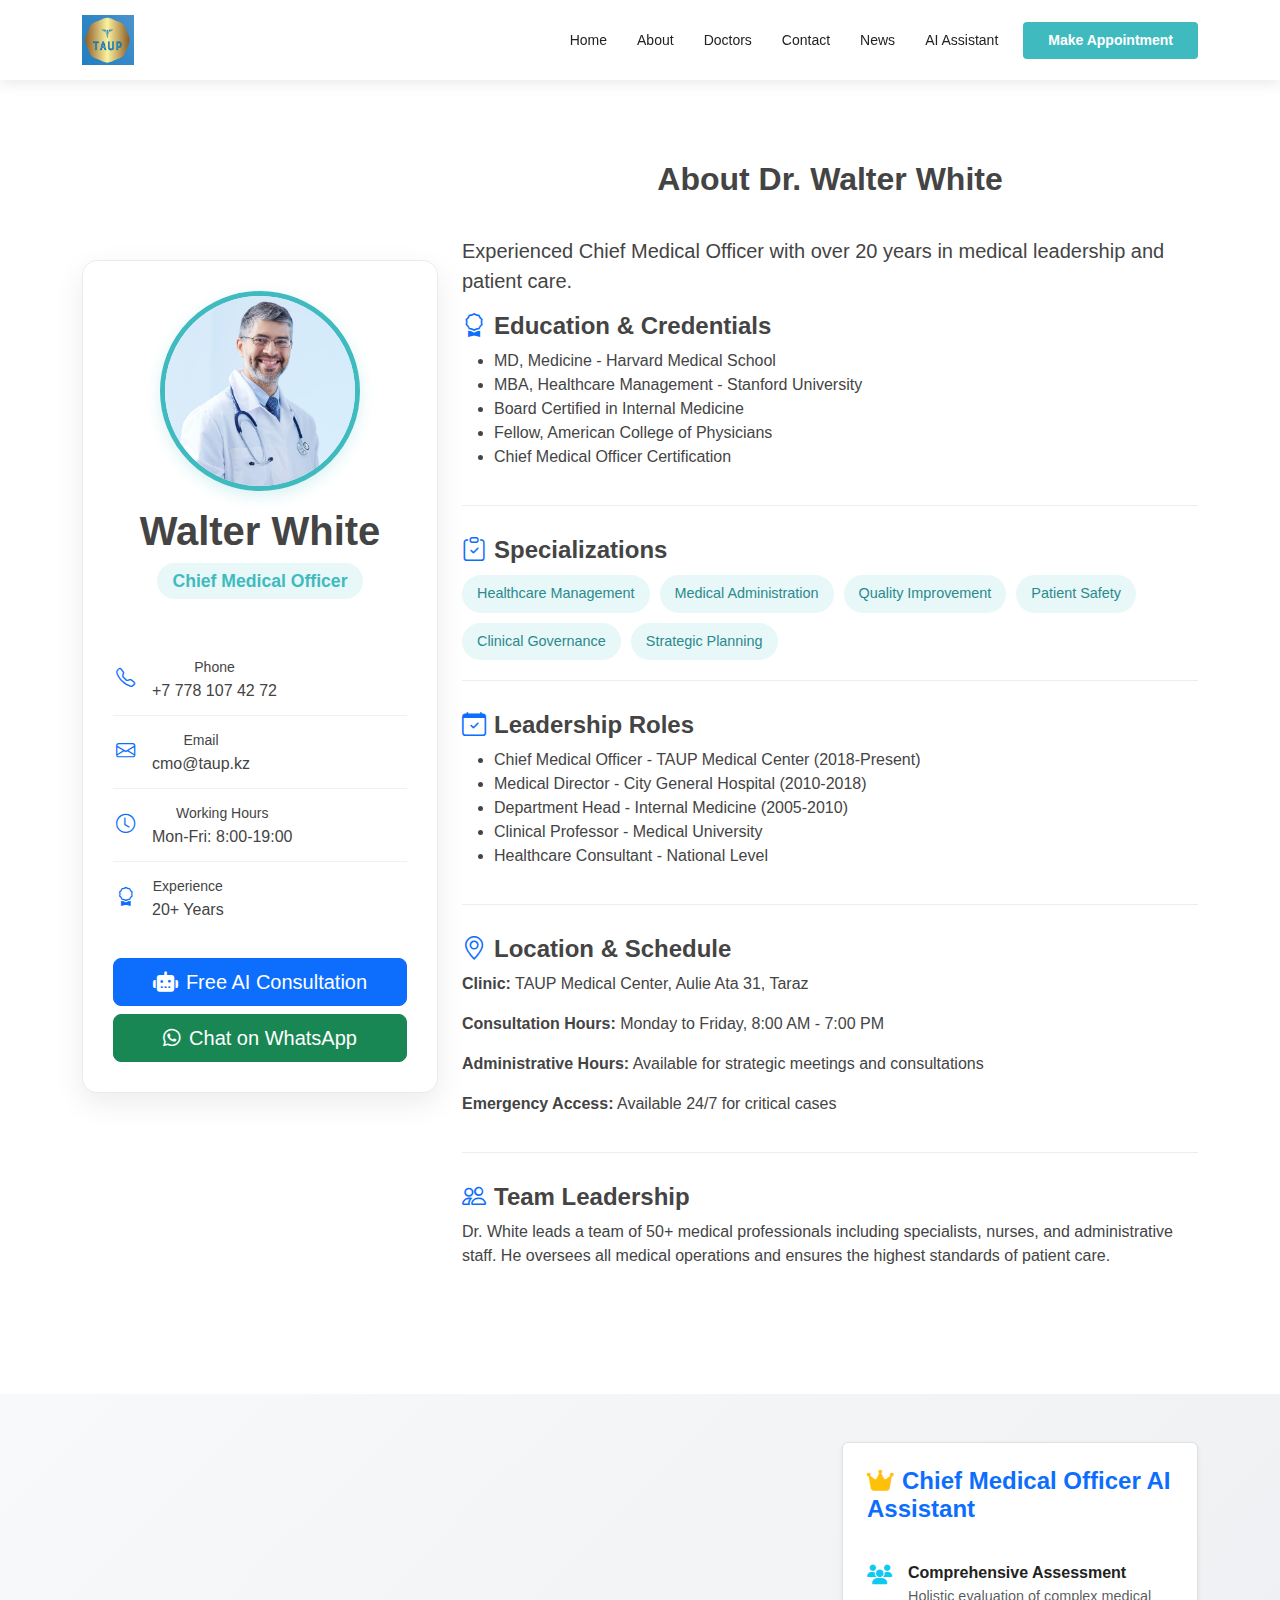
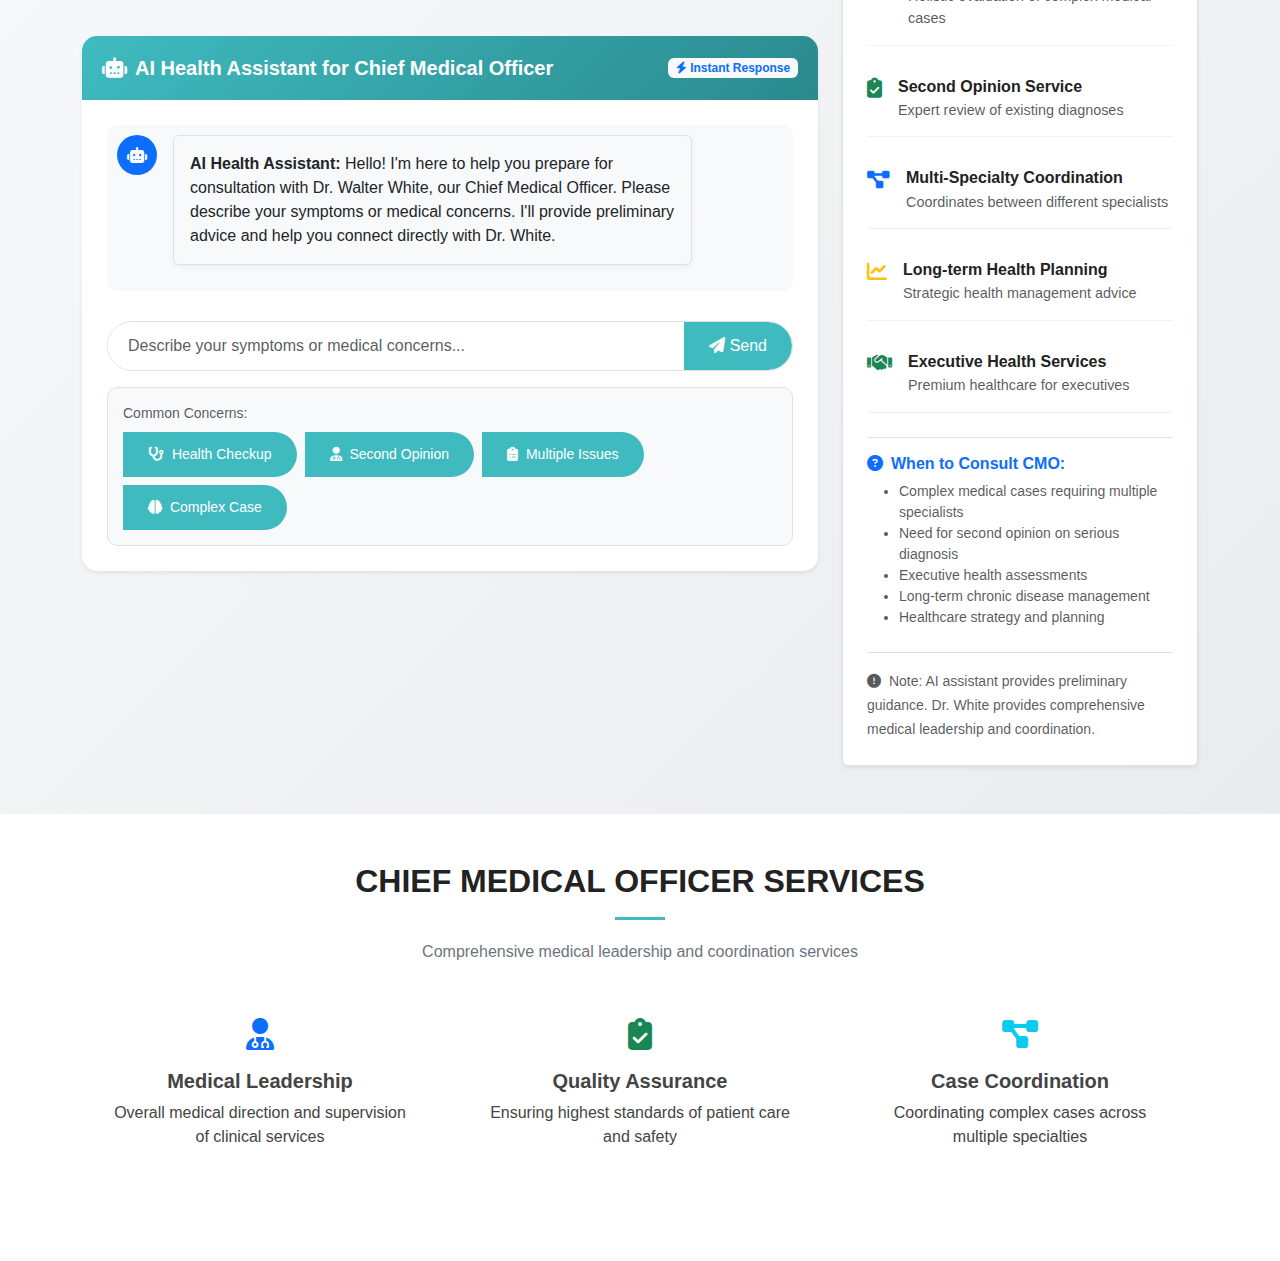
<file: TAUP medical center/doctor2.html>
<!DOCTYPE html>
<html lang="en">
<head>
    <meta charset="UTF-8">
    <meta name="viewport" content="width=device-width, initial-scale=1.0">
    <title>Dr. Walter White - Chief Medical Officer</title>
    
    <!-- CSS Files -->
    <link href="assets/vendor/bootstrap/css/bootstrap.min.css" rel="stylesheet">
    <link href="assets/vendor/bootstrap-icons/bootstrap-icons.css" rel="stylesheet">
    <link href="assets/css/style.css" rel="stylesheet">
    <link href="assets/css/doctor-ai.css" rel="stylesheet">
    <link rel="stylesheet" href="https://cdnjs.cloudflare.com/ajax/libs/font-awesome/6.4.0/css/all.min.css">
</head>

<body>

  <!-- Navigation -->
  <header id="header" class="fixed-top">
    <div class="container d-flex align-items-center">
      <a href="index.html" class="logo me-auto"><img src="assets/img/llogo.jpg" alt="TAUP Logo"></a>
      
      <nav id="navbar" class="navbar order-last order-lg-0">
        <ul>
          <li><a class="nav-link" href="index.html">Home</a></li>
          <li><a class="nav-link" href="index.html#about">About</a></li>
          <li><a class="nav-link" href="index.html#doctors">Doctors</a></li>
          <li><a class="nav-link" href="index.html#contact">Contact</a></li>
          <li><a href="news.html">News</a></li>
          <li><a class="nav-link active" href="#ai-consultant">AI Assistant</a></li>
        </ul>
        <i class="bi bi-list mobile-nav-toggle"></i>
      </nav>
      
      <a href="index.html#appointment" class="appointment-btn">Make Appointment</a>
    </div>
  </header>

  <!-- Doctor Profile -->
  <section class="doctor-profile-section" style="margin-top: 100px;">
    <div class="container">
      <div class="row">
        <!-- Image and Contact -->
        <div class="col-lg-4 col-md-5">
          <div class="doctor-profile-card text-center mb-4">
            <img src="assets/img/doctors/doctors-1.jpg" alt="Dr. Walter White" class="img-fluid rounded-circle doctor-main-img mb-3">
            <h1>Walter White</h1>
            <p class="specialty-tag">Chief Medical Officer</p>
            
            <div class="doctor-contact-info mt-4">
              <div class="contact-item">
                <i class="bi bi-telephone text-primary"></i>
                <div>
                  <small>Phone</small>
                  <p class="mb-0">+7 778 107 42 72</p>
                </div>
              </div>
              
              <div class="contact-item">
                <i class="bi bi-envelope text-primary"></i>
                <div>
                  <small>Email</small>
                  <p class="mb-0">cmo@taup.kz</p>
                </div>
              </div>
              
              <div class="contact-item">
                <i class="bi bi-clock text-primary"></i>
                <div>
                  <small>Working Hours</small>
                  <p class="mb-0">Mon-Fri: 8:00-19:00</p>
                </div>
              </div>
              
              <div class="contact-item">
                <i class="bi bi-award text-primary"></i>
                <div>
                  <small>Experience</small>
                  <p class="mb-0">20+ Years</p>
                </div>
              </div>
            </div>
            
            <div class="mt-4">
              <a href="#ai-consultant" class="btn btn-primary btn-lg w-100 mb-2 scrollto">
                <i class="fas fa-robot me-2"></i>Free AI Consultation
              </a>
              <a href="https://chat.whatsapp.com/E8QQyxtskLoHauCtsGMR8S?mode=gi_t" 
                 class="btn btn-success btn-lg w-100" target="_blank">
                <i class="fab fa-whatsapp me-2"></i>Chat on WhatsApp
              </a>
            </div>
          </div>
        </div>
        
        <!-- Information -->
        <div class="col-lg-8 col-md-7">
          <div class="doctor-details">
            <h2 class="section-title">About Dr. Walter White</h2>
            <p class="lead">Experienced Chief Medical Officer with over 20 years in medical leadership and patient care.</p>
            
            <div class="details-section">
              <h4><i class="bi bi-award text-primary me-2"></i>Education & Credentials</h4>
              <ul>
                <li>MD, Medicine - Harvard Medical School</li>
                <li>MBA, Healthcare Management - Stanford University</li>
                <li>Board Certified in Internal Medicine</li>
                <li>Fellow, American College of Physicians</li>
                <li>Chief Medical Officer Certification</li>
              </ul>
            </div>
            
            <div class="details-section">
              <h4><i class="bi bi-clipboard-check text-primary me-2"></i>Specializations</h4>
              <div class="specializations">
                <span class="specialization-badge">Healthcare Management</span>
                <span class="specialization-badge">Medical Administration</span>
                <span class="specialization-badge">Quality Improvement</span>
                <span class="specialization-badge">Patient Safety</span>
                <span class="specialization-badge">Clinical Governance</span>
                <span class="specialization-badge">Strategic Planning</span>
              </div>
            </div>
            
            <div class="details-section">
              <h4><i class="bi bi-calendar-check text-primary me-2"></i>Leadership Roles</h4>
              <ul>
                <li>Chief Medical Officer - TAUP Medical Center (2018-Present)</li>
                <li>Medical Director - City General Hospital (2010-2018)</li>
                <li>Department Head - Internal Medicine (2005-2010)</li>
                <li>Clinical Professor - Medical University</li>
                <li>Healthcare Consultant - National Level</li>
              </ul>
            </div>
            
            <div class="details-section">
              <h4><i class="bi bi-geo-alt text-primary me-2"></i>Location & Schedule</h4>
              <p><strong>Clinic:</strong> TAUP Medical Center, Aulie Ata 31, Taraz</p>
              <p><strong>Consultation Hours:</strong> Monday to Friday, 8:00 AM - 7:00 PM</p>
              <p><strong>Administrative Hours:</strong> Available for strategic meetings and consultations</p>
              <p><strong>Emergency Access:</strong> Available 24/7 for critical cases</p>
            </div>
            
            <div class="details-section">
              <h4><i class="bi bi-people text-primary me-2"></i>Team Leadership</h4>
              <p>Dr. White leads a team of 50+ medical professionals including specialists, nurses, and administrative staff. He oversees all medical operations and ensures the highest standards of patient care.</p>
            </div>
          </div>
        </div>
      </div>
    </div>
  </section>

  <!-- AI Consultant Section -->
  <section id="ai-consultant" class="ai-consultant-section py-5" style="background-color: #f8f9fa;">
    <div class="container">
      <div class="row align-items-center">
        <div class="col-lg-8">
          <div class="ai-chat-widget">
            <div class="card shadow-sm">
              <div class="card-header bg-primary text-white d-flex justify-content-between align-items-center">
                <h5 class="mb-0">
                  <i class="fas fa-robot me-2"></i>AI Health Assistant for Chief Medical Officer
                </h5>
                <span class="badge bg-light text-primary">
                  <i class="fas fa-bolt"></i> Instant Response
                </span>
              </div>
              <div class="card-body">
                <!-- AI Chat -->
                <div class="ai-chat-box" data-doctor-ai="walter">
                  <div class="chat-messages" id="chatMessagesWalter" style="height: 250px; overflow-y: auto; margin-bottom: 15px;">
                    <div class="message ai-message mb-3">
                      <div class="d-flex">
                        <div class="flex-shrink-0">
                          <div class="ai-avatar-small bg-primary">
                            <i class="fas fa-robot text-white"></i>
                          </div>
                        </div>
                        <div class="flex-grow-1 ms-3">
                          <div class="message-content p-3 rounded bg-light">
                            <strong>AI Health Assistant:</strong> Hello! I'm here to help you prepare for consultation with Dr. Walter White, our Chief Medical Officer. 
                            Please describe your symptoms or medical concerns. I'll provide preliminary advice and help you connect directly with Dr. White.
                          </div>
                        </div>
                      </div>
                    </div>
                  </div>
                  
                  <div class="chat-input">
                    <div class="input-group">
                      <input 
                        type="text" 
                        class="form-control ai-chat-input" 
                        id="userInputWalter" 
                        placeholder="Describe your symptoms or medical concerns..."
                        aria-label="Describe symptoms"
                      >
                      <button class="btn btn-primary ai-chat-send" type="button" id="sendBtnWalter">
                        <i class="fas fa-paper-plane"></i> Send
                      </button>
                    </div>
                    
                    <div class="symptom-tags mt-3">
                      <small class="text-muted d-block mb-2">Common Concerns:</small>
                      <div class="d-flex flex-wrap gap-2">
                        <button class="btn btn-sm btn-outline-primary symptom-quick-btn" data-symptom="General health checkup">
                          <i class="fas fa-stethoscope me-1"></i> Health Checkup
                        </button>
                        <button class="btn btn-sm btn-outline-primary symptom-quick-btn" data-symptom="Second opinion needed">
                          <i class="fas fa-user-md me-1"></i> Second Opinion
                        </button>
                        <button class="btn btn-sm btn-outline-primary symptom-quick-btn" data-symptom="Multiple health issues">
                          <i class="fas fa-clipboard-list me-1"></i> Multiple Issues
                        </button>
                        <button class="btn btn-sm btn-outline-primary symptom-quick-btn" data-symptom="Complex medical case">
                          <i class="fas fa-brain me-1"></i> Complex Case
                        </button>
                      </div>
                    </div>
                  </div>
                </div>
                
                <!-- WhatsApp Connection -->
                <div class="whatsapp-contact mt-4 ai-whatsapp-section" id="whatsappContactWalter" style="display: none;">
                  <div class="alert alert-success border-0">
                    <div class="d-flex align-items-center">
                      <div class="flex-shrink-0">
                        <i class="fab fa-whatsapp fa-2x me-3"></i>
                      </div>
                      <div class="flex-grow-1">
                        <h6 class="alert-heading mb-2">
                          <i class="fas fa-user-md me-2"></i>Connect with Dr. Walter White
                        </h6>
                        <p class="mb-3">Based on your concerns, our AI recommends consulting with our Chief Medical Officer. Click below to chat directly with Dr. White on WhatsApp:</p>
                        
                        <div class="d-grid gap-2 d-md-flex">
                          <a href="https://chat.whatsapp.com/E8QQyxtskLoHauCtsGMR8S?mode=gi_t" 
                             class="btn btn-success btn-lg flex-grow-1 whatsapp-direct-btn" 
                             target="_blank">
                            <i class="fab fa-whatsapp me-2"></i>Chat on WhatsApp
                          </a>
                          <a href="tel:+77781074272" class="btn btn-outline-danger btn-lg">
                            <i class="fas fa-phone me-2"></i>Call Now
                          </a>
                        </div>
                      </div>
                    </div>
                  </div>
                </div>
              </div>
            </div>
          </div>
        </div>
        
        <!-- AI Benefits -->
        <div class="col-lg-4 mt-4 mt-lg-0">
          <div class="ai-benefits-card p-4 bg-white rounded shadow-sm h-100">
            <h4 class="text-primary mb-4">
              <i class="fas fa-crown text-warning me-2"></i>Chief Medical Officer AI Assistant
            </h4>
            
            <div class="benefit-item mb-3">
              <div class="d-flex">
                <div class="flex-shrink-0">
                  <i class="fas fa-users text-info fa-lg me-3"></i>
                </div>
                <div class="flex-grow-1">
                  <h6 class="mb-1">Comprehensive Assessment</h6>
                  <p class="text-muted small mb-0">Holistic evaluation of complex medical cases</p>
                </div>
              </div>
            </div>
            
            <div class="benefit-item mb-3">
              <div class="d-flex">
                <div class="flex-shrink-0">
                  <i class="fas fa-clipboard-check text-success fa-lg me-3"></i>
                </div>
                <div class="flex-grow-1">
                  <h6 class="mb-1">Second Opinion Service</h6>
                  <p class="text-muted small mb-0">Expert review of existing diagnoses</p>
                </div>
              </div>
            </div>
            
            <div class="benefit-item mb-3">
              <div class="d-flex">
                <div class="flex-shrink-0">
                  <i class="fas fa-project-diagram text-primary fa-lg me-3"></i>
                </div>
                <div class="flex-grow-1">
                  <h6 class="mb-1">Multi-Specialty Coordination</h6>
                  <p class="text-muted small mb-0">Coordinates between different specialists</p>
                </div>
              </div>
            </div>
            
            <div class="benefit-item mb-3">
              <div class="d-flex">
                <div class="flex-shrink-0">
                  <i class="fas fa-chart-line text-warning fa-lg me-3"></i>
                </div>
                <div class="flex-grow-1">
                  <h6 class="mb-1">Long-term Health Planning</h6>
                  <p class="text-muted small mb-0">Strategic health management advice</p>
                </div>
              </div>
            </div>
            
            <div class="benefit-item">
              <div class="d-flex">
                <div class="flex-shrink-0">
                  <i class="fas fa-handshake text-success fa-lg me-3"></i>
                </div>
                <div class="flex-grow-1">
                  <h6 class="mb-1">Executive Health Services</h6>
                  <p class="text-muted small mb-0">Premium healthcare for executives</p>
                </div>
              </div>
            </div>
            
            <div class="mt-4 pt-3 border-top">
              <h6 class="text-primary mb-2">
                <i class="fas fa-question-circle me-2"></i>When to Consult CMO:
              </h6>
              <ul class="small text-muted mb-0">
                <li>Complex medical cases requiring multiple specialists</li>
                <li>Need for second opinion on serious diagnosis</li>
                <li>Executive health assessments</li>
                <li>Long-term chronic disease management</li>
                <li>Healthcare strategy and planning</li>
              </ul>
            </div>
            
            <div class="mt-4 pt-3 border-top">
              <small class="text-muted">
                <i class="fas fa-exclamation-circle me-1"></i>
                Note: AI assistant provides preliminary guidance. Dr. White provides comprehensive medical leadership and coordination.
              </small>
            </div>
          </div>
        </div>
      </div>
    </div>
  </section>

  <!-- CMO Services -->
  <section class="cmo-services py-5">
    <div class="container">
      <div class="section-title">
        <h2>Chief Medical Officer Services</h2>
        <p>Comprehensive medical leadership and coordination services</p>
      </div>
      
      <div class="row">
        <div class="col-md-4 mb-4">
          <div class="service-card text-center p-4 h-100">
            <div class="service-icon mb-3">
              <i class="fas fa-user-md fa-2x text-primary"></i>
            </div>
            <h5>Medical Leadership</h5>
            <p>Overall medical direction and supervision of clinical services</p>
          </div>
        </div>
        
        <div class="col-md-4 mb-4">
          <div class="service-card text-center p-4 h-100">
            <div class="service-icon mb-3">
              <i class="fas fa-clipboard-check fa-2x text-success"></i>
            </div>
            <h5>Quality Assurance</h5>
            <p>Ensuring highest standards of patient care and safety</p>
          </div>
        </div>
        
        <div class="col-md-4 mb-4">
          <div class="service-card text-center p-4 h-100">
            <div class="service-icon mb-3">
              <i class="fas fa-project-diagram fa-2x text-info"></i>
            </div>
            <h5>Case Coordination</h5>
            <p>Coordinating complex cases across multiple specialties</p>
          </div>
        </div>
      </div>
    </div>
  </section>

  <!-- JavaScript Files -->
  <script src="assets/vendor/bootstrap/js/bootstrap.bundle.min.js"></script>
  <script src="assets/js/main.js"></script>
  <script src="assets/js/doctor-ai.js"></script>
  
  <script>
    // Walter White AI Chat Functionality
    document.addEventListener('DOMContentLoaded', function() {
      const chatMessages = document.getElementById('chatMessagesWalter');
      const userInput = document.getElementById('userInputWalter');
      const sendBtn = document.getElementById('sendBtnWalter');
      const whatsappSection = document.getElementById('whatsappContactWalter');
      const symptomButtons = document.querySelectorAll('.symptom-quick-btn');
      
      // Send button
      sendBtn.addEventListener('click', sendMessage);
      userInput.addEventListener('keypress', function(e) {
        if (e.key === 'Enter') sendMessage();
      });
      
      // Symptom buttons
      symptomButtons.forEach(btn => {
        btn.addEventListener('click', function() {
          const symptom = this.getAttribute('data-symptom');
          userInput.value = symptom;
          sendMessage();
        });
      });
      
      function sendMessage() {
        const message = userInput.value.trim();
        if (!message) return;
        
        // Show user message
        addUserMessage(message);
        userInput.value = '';
        
        // Show AI response
        setTimeout(() => {
          const aiResponse = getAIResponse(message);
          addAIMessage(aiResponse);
          
          // Show WhatsApp section if needed
          if (message.toLowerCase().includes('complex') || 
              message.toLowerCase().includes('second opinion') ||
              message.toLowerCase().includes('multiple') ||
              message.toLowerCase().includes('chronic')) {
            setTimeout(() => {
              whatsappSection.style.display = 'block';
              whatsappSection.scrollIntoView({ behavior: 'smooth' });
            }, 1000);
          }
        }, 1000);
      }
      
      function addUserMessage(text) {
        const messageDiv = document.createElement('div');
        messageDiv.className = 'message user-message mb-3';
        messageDiv.innerHTML = `
          <div class="d-flex">
            <div class="flex-grow-1 me-3">
              <div class="message-content p-3 rounded bg-primary text-white">
                <strong>You:</strong> ${text}
              </div>
            </div>
            <div class="flex-shrink-0">
              <div class="user-avatar-small bg-secondary">
                <i class="fas fa-user text-white"></i>
              </div>
            </div>
          </div>
        `;
        chatMessages.appendChild(messageDiv);
        chatMessages.scrollTop = chatMessages.scrollHeight;
      }
      
      function addAIMessage(text) {
        // Typing animation
        const typingDiv = document.createElement('div');
        typingDiv.className = 'message ai-message mb-3';
        typingDiv.innerHTML = `
          <div class="d-flex">
            <div class="flex-shrink-0">
              <div class="ai-avatar-small bg-primary">
                <i class="fas fa-robot text-white"></i>
              </div>
            </div>
            <div class="flex-grow-1 ms-3">
              <div class="typing-indicator p-3 rounded bg-light">
                <span></span><span></span><span></span>
              </div>
            </div>
          </div>
        `;
        chatMessages.appendChild(typingDiv);
        chatMessages.scrollTop = chatMessages.scrollHeight;
        
        // Show actual response
        setTimeout(() => {
          typingDiv.innerHTML = `
            <div class="d-flex">
              <div class="flex-shrink-0">
                <div class="ai-avatar-small bg-primary">
                  <i class="fas fa-robot text-white"></i>
                </div>
              </div>
              <div class="flex-grow-1 ms-3">
                <div class="message-content p-3 rounded bg-light">
                  <strong>AI Assistant:</strong> ${text}
                </div>
              </div>
            </div>
          `;
          chatMessages.scrollTop = chatMessages.scrollHeight;
        }, 1500);
      }
      
      function getAIResponse(concerns) {
        const lowerConcerns = concerns.toLowerCase();
        let response = '';
        
        if (lowerConcerns.includes('second opinion') || lowerConcerns.includes('review diagnosis')) {
          response = 'Second opinions are valuable for complex medical decisions. ';
          response += 'Dr. Walter White, as Chief Medical Officer, can provide comprehensive review of your case. ';
          response += 'He coordinates with multiple specialists to ensure accurate diagnosis and treatment planning.';
        } 
        else if (lowerConcerns.includes('complex') || lowerConcerns.includes('multiple issues')) {
          response = 'Complex medical cases benefit from coordinated care. ';
          response += 'Dr. White specializes in managing cases involving multiple health issues. ';
          response += 'He can develop an integrated treatment plan addressing all your concerns.';
        }
        else if (lowerConcerns.includes('chronic') || lowerConcerns.includes('long-term')) {
          response = 'Chronic disease management requires strategic planning. ';
          response += 'Dr. White provides long-term health management strategies. ';
          response += 'He focuses on improving quality of life and preventing complications.';
        }
        else if (lowerConcerns.includes('executive') || lowerConcerns.includes('comprehensive checkup')) {
          response = 'Executive health services provide comprehensive assessment. ';
          response += 'Dr. White offers premium health evaluations for busy professionals. ';
          response += 'These include detailed testing, risk assessment, and personalized health plans.';
        }
        else if (lowerConcerns.includes('quality') || lowerConcerns.includes('safety')) {
          response = 'Healthcare quality and safety are top priorities. ';
          response += 'Dr. White oversees all clinical standards and patient safety protocols. ';
          response += 'He ensures the highest quality of care at TAUP Medical Center.';
        }
        else {
          response = 'Thank you for sharing your concerns. ';
          response += 'As Chief Medical Officer, Dr. Walter White provides comprehensive medical leadership. ';
          response += 'He specializes in complex case management, second opinions, and strategic health planning.';
        }
        
        response += '\n\nWould you like me to connect you directly with Dr. Walter White via WhatsApp for executive consultation?';
        return response;
      }
    });
  </script>
</body>
</html>
</file>
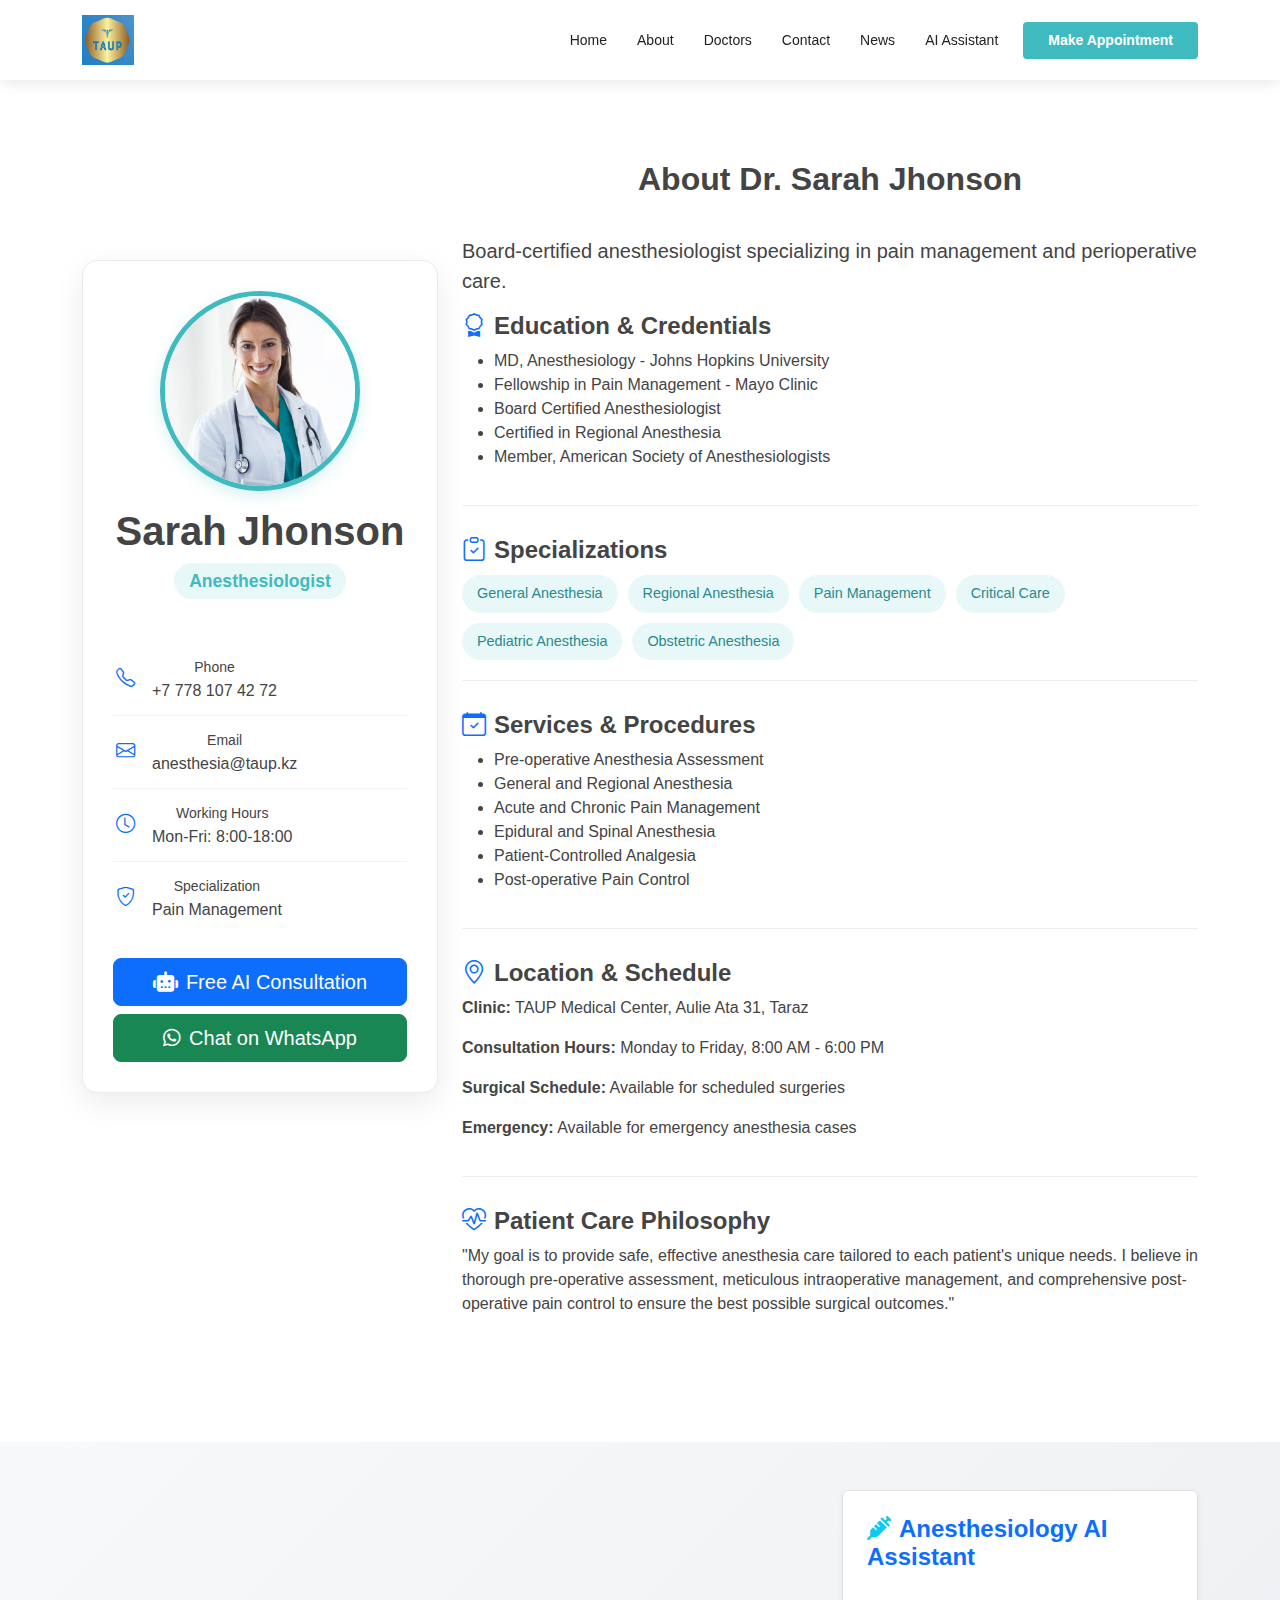
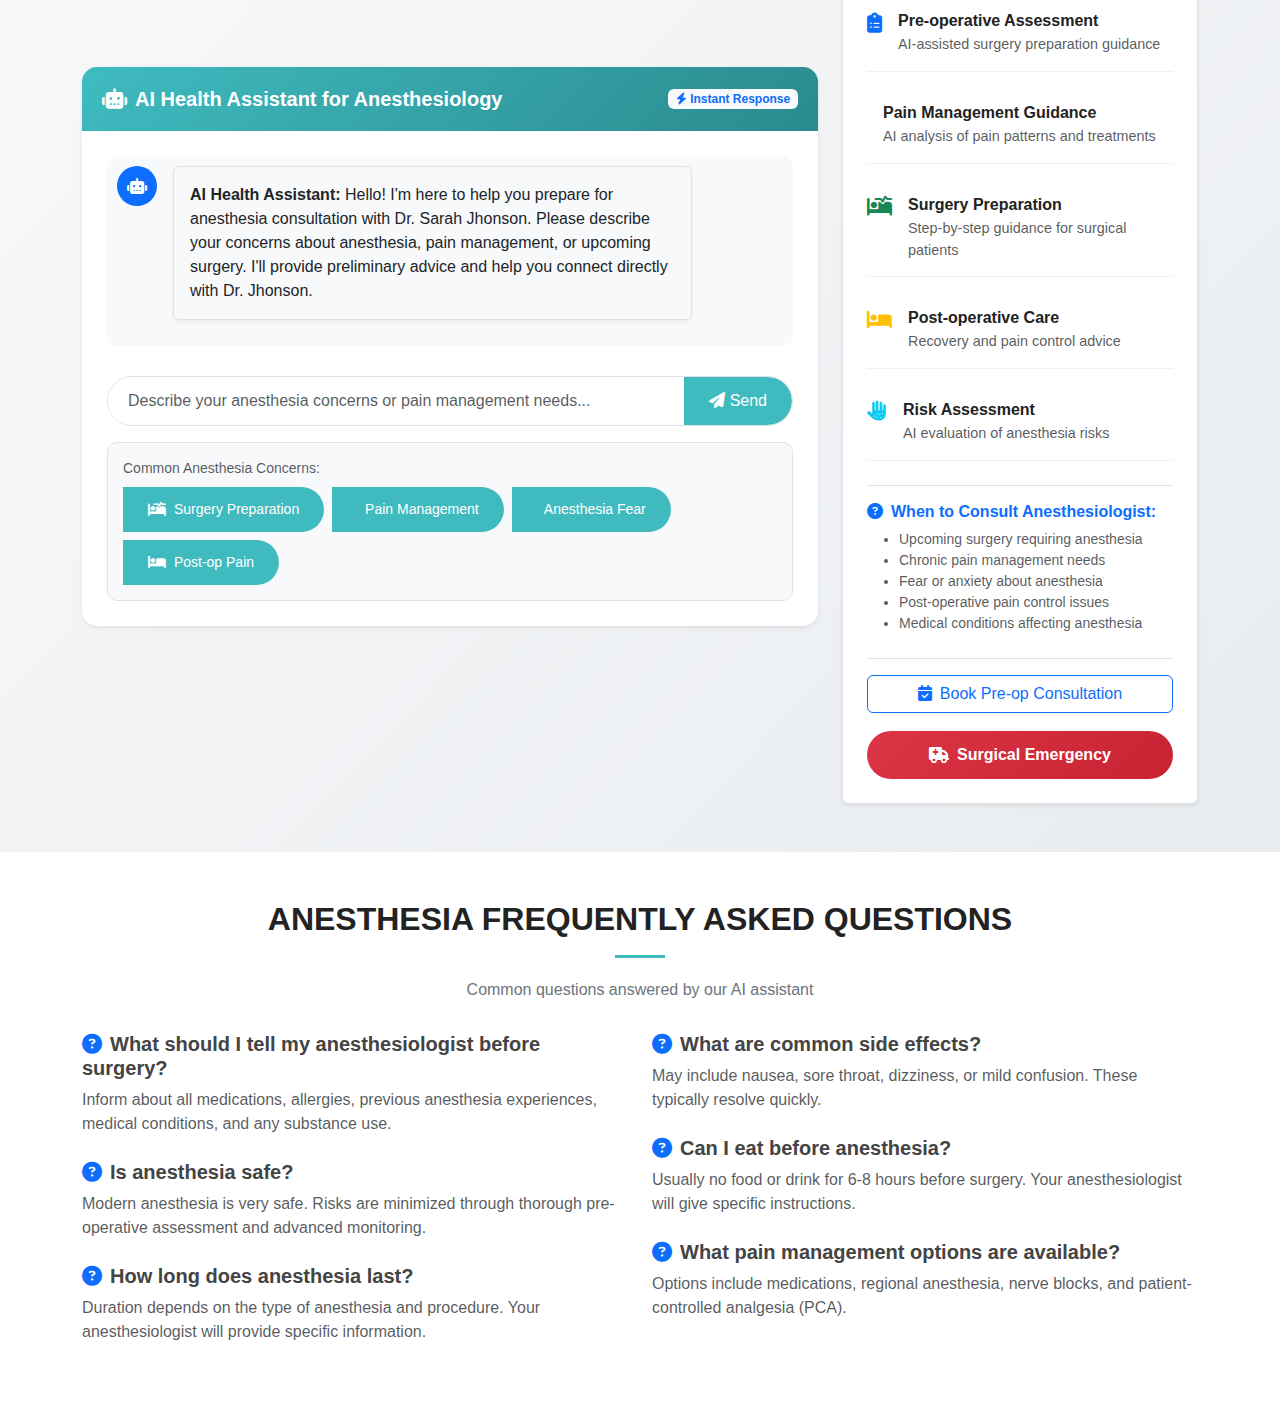
<file: TAUP medical center/doctor3.html>
<!DOCTYPE html>
<html lang="en">
<head>
    <meta charset="UTF-8">
    <meta name="viewport" content="width=device-width, initial-scale=1.0">
    <title>Dr. Sarah Jhonson - Anesthesiologist</title>
    
    <!-- CSS Files -->
    <link href="assets/vendor/bootstrap/css/bootstrap.min.css" rel="stylesheet">
    <link href="assets/vendor/bootstrap-icons/bootstrap-icons.css" rel="stylesheet">
    <link href="assets/css/style.css" rel="stylesheet">
    <link href="assets/css/doctor-ai.css" rel="stylesheet">
    <link rel="stylesheet" href="https://cdnjs.cloudflare.com/ajax/libs/font-awesome/6.4.0/css/all.min.css">
</head>

<body>

  <!-- Navigation -->
  <header id="header" class="fixed-top">
    <div class="container d-flex align-items-center">
      <a href="index.html" class="logo me-auto"><img src="assets/img/llogo.jpg" alt="TAUP Logo"></a>
      
      <nav id="navbar" class="navbar order-last order-lg-0">
        <ul>
          <li><a class="nav-link" href="index.html">Home</a></li>
          <li><a class="nav-link" href="index.html#about">About</a></li>
          <li><a class="nav-link" href="index.html#doctors">Doctors</a></li>
          <li><a class="nav-link" href="index.html#contact">Contact</a></li>
          <li><a href="news.html">News</a></li>
          <li><a class="nav-link active" href="#ai-consultant">AI Assistant</a></li>
        </ul>
        <i class="bi bi-list mobile-nav-toggle"></i>
      </nav>
      
      <a href="index.html#appointment" class="appointment-btn">Make Appointment</a>
    </div>
  </header>

  <!-- Doctor Profile -->
  <section class="doctor-profile-section" style="margin-top: 100px;">
    <div class="container">
      <div class="row">
        <!-- Image and Contact -->
        <div class="col-lg-4 col-md-5">
          <div class="doctor-profile-card text-center mb-4">
            <img src="assets/img/doctors/doctors-2.jpg" alt="Dr. Sarah Jhonson" class="img-fluid rounded-circle doctor-main-img mb-3">
            <h1>Sarah Jhonson</h1>
            <p class="specialty-tag">Anesthesiologist</p>
            
            <div class="doctor-contact-info mt-4">
              <div class="contact-item">
                <i class="bi bi-telephone text-primary"></i>
                <div>
                  <small>Phone</small>
                  <p class="mb-0">+7 778 107 42 72</p>
                </div>
              </div>
              
              <div class="contact-item">
                <i class="bi bi-envelope text-primary"></i>
                <div>
                  <small>Email</small>
                  <p class="mb-0">anesthesia@taup.kz</p>
                </div>
              </div>
              
              <div class="contact-item">
                <i class="bi bi-clock text-primary"></i>
                <div>
                  <small>Working Hours</small>
                  <p class="mb-0">Mon-Fri: 8:00-18:00</p>
                </div>
              </div>
              
              <div class="contact-item">
                <i class="bi bi-shield-check text-primary"></i>
                <div>
                  <small>Specialization</small>
                  <p class="mb-0">Pain Management</p>
                </div>
              </div>
            </div>
            
            <div class="mt-4">
              <a href="#ai-consultant" class="btn btn-primary btn-lg w-100 mb-2 scrollto">
                <i class="fas fa-robot me-2"></i>Free AI Consultation
              </a>
              <a href="https://chat.whatsapp.com/EhRPiKpgibh4lYkHMPAbIU?mode=gi_t" 
                 class="btn btn-success btn-lg w-100" target="_blank">
                <i class="fab fa-whatsapp me-2"></i>Chat on WhatsApp
              </a>
            </div>
          </div>
        </div>
        
        <!-- Information -->
        <div class="col-lg-8 col-md-7">
          <div class="doctor-details">
            <h2 class="section-title">About Dr. Sarah Jhonson</h2>
            <p class="lead">Board-certified anesthesiologist specializing in pain management and perioperative care.</p>
            
            <div class="details-section">
              <h4><i class="bi bi-award text-primary me-2"></i>Education & Credentials</h4>
              <ul>
                <li>MD, Anesthesiology - Johns Hopkins University</li>
                <li>Fellowship in Pain Management - Mayo Clinic</li>
                <li>Board Certified Anesthesiologist</li>
                <li>Certified in Regional Anesthesia</li>
                <li>Member, American Society of Anesthesiologists</li>
              </ul>
            </div>
            
            <div class="details-section">
              <h4><i class="bi bi-clipboard-check text-primary me-2"></i>Specializations</h4>
              <div class="specializations">
                <span class="specialization-badge">General Anesthesia</span>
                <span class="specialization-badge">Regional Anesthesia</span>
                <span class="specialization-badge">Pain Management</span>
                <span class="specialization-badge">Critical Care</span>
                <span class="specialization-badge">Pediatric Anesthesia</span>
                <span class="specialization-badge">Obstetric Anesthesia</span>
              </div>
            </div>
            
            <div class="details-section">
              <h4><i class="bi bi-calendar-check text-primary me-2"></i>Services & Procedures</h4>
              <ul>
                <li>Pre-operative Anesthesia Assessment</li>
                <li>General and Regional Anesthesia</li>
                <li>Acute and Chronic Pain Management</li>
                <li>Epidural and Spinal Anesthesia</li>
                <li>Patient-Controlled Analgesia</li>
                <li>Post-operative Pain Control</li>
              </ul>
            </div>
            
            <div class="details-section">
              <h4><i class="bi bi-geo-alt text-primary me-2"></i>Location & Schedule</h4>
              <p><strong>Clinic:</strong> TAUP Medical Center, Aulie Ata 31, Taraz</p>
              <p><strong>Consultation Hours:</strong> Monday to Friday, 8:00 AM - 6:00 PM</p>
              <p><strong>Surgical Schedule:</strong> Available for scheduled surgeries</p>
              <p><strong>Emergency:</strong> Available for emergency anesthesia cases</p>
            </div>
            
            <div class="details-section">
              <h4><i class="bi bi-heart-pulse text-primary me-2"></i>Patient Care Philosophy</h4>
              <p>"My goal is to provide safe, effective anesthesia care tailored to each patient's unique needs. I believe in thorough pre-operative assessment, meticulous intraoperative management, and comprehensive post-operative pain control to ensure the best possible surgical outcomes."</p>
            </div>
          </div>
        </div>
      </div>
    </div>
  </section>

  <!-- AI Consultant Section -->
  <section id="ai-consultant" class="ai-consultant-section py-5" style="background-color: #f8f9fa;">
    <div class="container">
      <div class="row align-items-center">
        <div class="col-lg-8">
          <div class="ai-chat-widget">
            <div class="card shadow-sm">
              <div class="card-header bg-primary text-white d-flex justify-content-between align-items-center">
                <h5 class="mb-0">
                  <i class="fas fa-robot me-2"></i>AI Health Assistant for Anesthesiology
                </h5>
                <span class="badge bg-light text-primary">
                  <i class="fas fa-bolt"></i> Instant Response
                </span>
              </div>
              <div class="card-body">
                <!-- AI Chat -->
                <div class="ai-chat-box" data-doctor-ai="sarah-jhonson">
                  <div class="chat-messages" id="chatMessagesSarah" style="height: 250px; overflow-y: auto; margin-bottom: 15px;">
                    <div class="message ai-message mb-3">
                      <div class="d-flex">
                        <div class="flex-shrink-0">
                          <div class="ai-avatar-small bg-primary">
                            <i class="fas fa-robot text-white"></i>
                          </div>
                        </div>
                        <div class="flex-grow-1 ms-3">
                          <div class="message-content p-3 rounded bg-light">
                            <strong>AI Health Assistant:</strong> Hello! I'm here to help you prepare for anesthesia consultation with Dr. Sarah Jhonson. 
                            Please describe your concerns about anesthesia, pain management, or upcoming surgery. I'll provide preliminary advice and help you connect directly with Dr. Jhonson.
                          </div>
                        </div>
                      </div>
                    </div>
                  </div>
                  
                  <div class="chat-input">
                    <div class="input-group">
                      <input 
                        type="text" 
                        class="form-control ai-chat-input" 
                        id="userInputSarah" 
                        placeholder="Describe your anesthesia concerns or pain management needs..."
                        aria-label="Describe concerns"
                      >
                      <button class="btn btn-primary ai-chat-send" type="button" id="sendBtnSarah">
                        <i class="fas fa-paper-plane"></i> Send
                      </button>
                    </div>
                    
                    <div class="symptom-tags mt-3">
                      <small class="text-muted d-block mb-2">Common Anesthesia Concerns:</small>
                      <div class="d-flex flex-wrap gap-2">
                        <button class="btn btn-sm btn-outline-primary symptom-quick-btn" data-symptom="Upcoming surgery anesthesia questions">
                          <i class="fas fa-procedures me-1"></i> Surgery Preparation
                        </button>
                        <button class="btn btn-sm btn-outline-primary symptom-quick-btn" data-symptom="Chronic pain management consultation">
                          <i class="fas fa-pain-scale me-1"></i> Pain Management
                        </button>
                        <button class="btn btn-sm btn-outline-primary symptom-quick-btn" data-symptom="Fear of anesthesia side effects">
                          <i class="fas fa-anxiety me-1"></i> Anesthesia Fear
                        </button>
                        <button class="btn btn-sm btn-outline-primary symptom-quick-btn" data-symptom="Post-operative pain control">
                          <i class="fas fa-bed me-1"></i> Post-op Pain
                        </button>
                      </div>
                    </div>
                  </div>
                </div>
                
                <!-- WhatsApp Connection -->
                <div class="whatsapp-contact mt-4 ai-whatsapp-section" id="whatsappContactSarah" style="display: none;">
                  <div class="alert alert-success border-0">
                    <div class="d-flex align-items-center">
                      <div class="flex-shrink-0">
                        <i class="fab fa-whatsapp fa-2x me-3"></i>
                      </div>
                      <div class="flex-grow-1">
                        <h6 class="alert-heading mb-2">
                          <i class="fas fa-user-md me-2"></i>Connect with Dr. Sarah Jhonson
                        </h6>
                        <p class="mb-3">Based on your concerns, our AI recommends consulting with an anesthesiologist. Click below to chat directly with Dr. Jhonson on WhatsApp:</p>
                        
                        <div class="d-grid gap-2 d-md-flex">
                          <a href="https://chat.whatsapp.com/EhRPiKpgibh4lYkHMPAbIU?mode=gi_t" 
                             class="btn btn-success btn-lg flex-grow-1 whatsapp-direct-btn" 
                             target="_blank">
                            <i class="fab fa-whatsapp me-2"></i>Chat on WhatsApp
                          </a>
                          <a href="tel:+77781074272" class="btn btn-outline-danger btn-lg">
                            <i class="fas fa-phone me-2"></i>Call Now
                          </a>
                        </div>
                      </div>
                    </div>
                  </div>
                </div>
              </div>
            </div>
          </div>
        </div>
        
        <!-- AI Benefits -->
        <div class="col-lg-4 mt-4 mt-lg-0">
          <div class="ai-benefits-card p-4 bg-white rounded shadow-sm h-100">
            <h4 class="text-primary mb-4">
              <i class="fas fa-syringe text-info me-2"></i>Anesthesiology AI Assistant
            </h4>
            
            <div class="benefit-item mb-3">
              <div class="d-flex">
                <div class="flex-shrink-0">
                  <i class="fas fa-clipboard-list text-primary fa-lg me-3"></i>
                </div>
                <div class="flex-grow-1">
                  <h6 class="mb-1">Pre-operative Assessment</h6>
                  <p class="text-muted small mb-0">AI-assisted surgery preparation guidance</p>
                </div>
              </div>
            </div>
            
            <div class="benefit-item mb-3">
              <div class="d-flex">
                <div class="flex-shrink-0">
                  <i class="fas fa-pain-scale text-danger fa-lg me-3"></i>
                </div>
                <div class="flex-grow-1">
                  <h6 class="mb-1">Pain Management Guidance</h6>
                  <p class="text-muted small mb-0">AI analysis of pain patterns and treatments</p>
                </div>
              </div>
            </div>
            
            <div class="benefit-item mb-3">
              <div class="d-flex">
                <div class="flex-shrink-0">
                  <i class="fas fa-procedures text-success fa-lg me-3"></i>
                </div>
                <div class="flex-grow-1">
                  <h6 class="mb-1">Surgery Preparation</h6>
                  <p class="text-muted small mb-0">Step-by-step guidance for surgical patients</p>
                </div>
              </div>
            </div>
            
            <div class="benefit-item mb-3">
              <div class="d-flex">
                <div class="flex-shrink-0">
                  <i class="fas fa-bed text-warning fa-lg me-3"></i>
                </div>
                <div class="flex-grow-1">
                  <h6 class="mb-1">Post-operative Care</h6>
                  <p class="text-muted small mb-0">Recovery and pain control advice</p>
                </div>
              </div>
            </div>
            
            <div class="benefit-item">
              <div class="d-flex">
                <div class="flex-shrink-0">
                  <i class="fas fa-allergies text-info fa-lg me-3"></i>
                </div>
                <div class="flex-grow-1">
                  <h6 class="mb-1">Risk Assessment</h6>
                  <p class="text-muted small mb-0">AI evaluation of anesthesia risks</p>
                </div>
              </div>
            </div>
            
            <div class="mt-4 pt-3 border-top">
              <h6 class="text-primary mb-2">
                <i class="fas fa-question-circle me-2"></i>When to Consult Anesthesiologist:
              </h6>
              <ul class="small text-muted mb-0">
                <li>Upcoming surgery requiring anesthesia</li>
                <li>Chronic pain management needs</li>
                <li>Fear or anxiety about anesthesia</li>
                <li>Post-operative pain control issues</li>
                <li>Medical conditions affecting anesthesia</li>
              </ul>
            </div>
            
            <div class="mt-4 pt-3 border-top">
              <a href="index.html#appointment" class="btn btn-outline-primary w-100 mb-2">
                <i class="fas fa-calendar-check me-2"></i>Book Pre-op Consultation
              </a>
              <button class="btn btn-danger w-100 emergency-btn" onclick="showEmergencyInstructions()">
                <i class="fas fa-ambulance me-2"></i>Surgical Emergency
              </button>
            </div>
          </div>
        </div>
      </div>
    </div>
  </section>

  <!-- Anesthesia FAQ -->
  <section class="anesthesia-faq py-5">
    <div class="container">
      <div class="section-title">
        <h2>Anesthesia Frequently Asked Questions</h2>
        <p>Common questions answered by our AI assistant</p>
      </div>
      
      <div class="row">
        <div class="col-lg-6">
          <div class="faq-item mb-4">
            <h5><i class="fas fa-question-circle text-primary me-2"></i>What should I tell my anesthesiologist before surgery?</h5>
            <p class="text-muted">Inform about all medications, allergies, previous anesthesia experiences, medical conditions, and any substance use.</p>
          </div>
          
          <div class="faq-item mb-4">
            <h5><i class="fas fa-question-circle text-primary me-2"></i>Is anesthesia safe?</h5>
            <p class="text-muted">Modern anesthesia is very safe. Risks are minimized through thorough pre-operative assessment and advanced monitoring.</p>
          </div>
          
          <div class="faq-item mb-4">
            <h5><i class="fas fa-question-circle text-primary me-2"></i>How long does anesthesia last?</h5>
            <p class="text-muted">Duration depends on the type of anesthesia and procedure. Your anesthesiologist will provide specific information.</p>
          </div>
        </div>
        
        <div class="col-lg-6">
          <div class="faq-item mb-4">
            <h5><i class="fas fa-question-circle text-primary me-2"></i>What are common side effects?</h5>
            <p class="text-muted">May include nausea, sore throat, dizziness, or mild confusion. These typically resolve quickly.</p>
          </div>
          
          <div class="faq-item mb-4">
            <h5><i class="fas fa-question-circle text-primary me-2"></i>Can I eat before anesthesia?</h5>
            <p class="text-muted">Usually no food or drink for 6-8 hours before surgery. Your anesthesiologist will give specific instructions.</p>
          </div>
          
          <div class="faq-item mb-4">
            <h5><i class="fas fa-question-circle text-primary me-2"></i>What pain management options are available?</h5>
            <p class="text-muted">Options include medications, regional anesthesia, nerve blocks, and patient-controlled analgesia (PCA).</p>
          </div>
        </div>
      </div>
    </div>
  </section>

  <!-- JavaScript Files -->
  <script src="assets/vendor/bootstrap/js/bootstrap.bundle.min.js"></script>
  <script src="assets/js/main.js"></script>
  <script src="assets/js/doctor-ai.js"></script>
  
  <script>
    // Sarah Jhonson AI Chat Functionality
    document.addEventListener('DOMContentLoaded', function() {
      const chatMessages = document.getElementById('chatMessagesSarah');
      const userInput = document.getElementById('userInputSarah');
      const sendBtn = document.getElementById('sendBtnSarah');
      const whatsappSection = document.getElementById('whatsappContactSarah');
      const symptomButtons = document.querySelectorAll('.symptom-quick-btn');
      
      // Send button
      sendBtn.addEventListener('click', sendMessage);
      userInput.addEventListener('keypress', function(e) {
        if (e.key === 'Enter') sendMessage();
      });
      
      // Symptom buttons
      symptomButtons.forEach(btn => {
        btn.addEventListener('click', function() {
          const symptom = this.getAttribute('data-symptom');
          userInput.value = symptom;
          sendMessage();
        });
      });
      
      function sendMessage() {
        const message = userInput.value.trim();
        if (!message) return;
        
        // Show user message
        addUserMessage(message);
        userInput.value = '';
        
        // Show AI response
        setTimeout(() => {
          const aiResponse = getAIResponse(message);
          addAIMessage(aiResponse);
          
          // Show WhatsApp section for anesthesia concerns
          if (message.toLowerCase().includes('surgery') || 
              message.toLowerCase().includes('anesthesia') ||
              message.toLowerCase().includes('pain') ||
              message.toLowerCase().includes('operation')) {
            setTimeout(() => {
              whatsappSection.style.display = 'block';
              whatsappSection.scrollIntoView({ behavior: 'smooth' });
            }, 1000);
          }
        }, 1000);
      }
      
      function addUserMessage(text) {
        const messageDiv = document.createElement('div');
        messageDiv.className = 'message user-message mb-3';
        messageDiv.innerHTML = `
          <div class="d-flex">
            <div class="flex-grow-1 me-3">
              <div class="message-content p-3 rounded bg-primary text-white">
                <strong>You:</strong> ${text}
              </div>
            </div>
            <div class="flex-shrink-0">
              <div class="user-avatar-small bg-secondary">
                <i class="fas fa-user text-white"></i>
              </div>
            </div>
          </div>
        `;
        chatMessages.appendChild(messageDiv);
        chatMessages.scrollTop = chatMessages.scrollHeight;
      }
      
      function addAIMessage(text) {
        // Typing animation
        const typingDiv = document.createElement('div');
        typingDiv.className = 'message ai-message mb-3';
        typingDiv.innerHTML = `
          <div class="d-flex">
            <div class="flex-shrink-0">
              <div class="ai-avatar-small bg-primary">
                <i class="fas fa-robot text-white"></i>
              </div>
            </div>
            <div class="flex-grow-1 ms-3">
              <div class="typing-indicator p-3 rounded bg-light">
                <span></span><span></span><span></span>
              </div>
            </div>
          </div>
        `;
        chatMessages.appendChild(typingDiv);
        chatMessages.scrollTop = chatMessages.scrollHeight;
        
        // Show actual response
        setTimeout(() => {
          typingDiv.innerHTML = `
            <div class="d-flex">
              <div class="flex-shrink-0">
                <div class="ai-avatar-small bg-primary">
                  <i class="fas fa-robot text-white"></i>
                </div>
              </div>
              <div class="flex-grow-1 ms-3">
                <div class="message-content p-3 rounded bg-light">
                  <strong>AI Assistant:</strong> ${text}
                </div>
              </div>
            </div>
          `;
          chatMessages.scrollTop = chatMessages.scrollHeight;
        }, 1500);
      }
      
      function getAIResponse(concerns) {
        const lowerConcerns = concerns.toLowerCase();
        let response = '';
        
        if (lowerConcerns.includes('surgery') || lowerConcerns.includes('operation')) {
          response = 'Surgery preparation is crucial for safe anesthesia. ';
          response += 'Dr. Sarah Jhonson will assess your medical history, medications, and any allergies. ';
          response += 'She will discuss anesthesia options and address your concerns before surgery.';
        } 
        else if (lowerConcerns.includes('pain') || lowerConcerns.includes('chronic pain')) {
          response = 'Effective pain management improves quality of life. ';
          response += 'Dr. Jhonson specializes in both acute and chronic pain management. ';
          response += 'She offers various treatments including medications, nerve blocks, and other interventions.';
        }
        else if (lowerConcerns.includes('fear') || lowerConcerns.includes('anxiety') || lowerConcerns.includes('scared')) {
          response = 'It\'s normal to have concerns about anesthesia. ';
          response += 'Dr. Jhonson takes time to explain everything and address your fears. ';
          response += 'Modern anesthesia is very safe with proper monitoring and preparation.';
        }
        else if (lowerConcerns.includes('side effect') || lowerConcerns.includes('nausea') || lowerConcerns.includes('complication')) {
          response = 'Anesthesia side effects are usually temporary. ';
          response += 'Common ones include nausea, sore throat, or mild confusion. ';
          response += 'Dr. Jhonson uses techniques to minimize these effects and manages them effectively.';
        }
        else if (lowerConcerns.includes('post-operative') || lowerConcerns.includes('recovery')) {
          response = 'Post-operative pain control is essential for recovery. ';
          response += 'Dr. Jhonson develops personalized pain management plans. ';
          response += 'This may include medications, regional anesthesia, or patient-controlled analgesia.';
        }
        else {
          response = 'Thank you for sharing your concerns about anesthesia. ';
          response += 'Dr. Sarah Jhonson is a board-certified anesthesiologist specializing in pain management. ';
          response += 'She provides comprehensive anesthesia care for surgical procedures and chronic pain conditions.';
        }
        
        response += '\n\nWould you like me to connect you directly with Dr. Sarah Jhonson via WhatsApp for anesthesia consultation?';
        return response;
      }
    });
  </script>
</body>
</html>
</file>
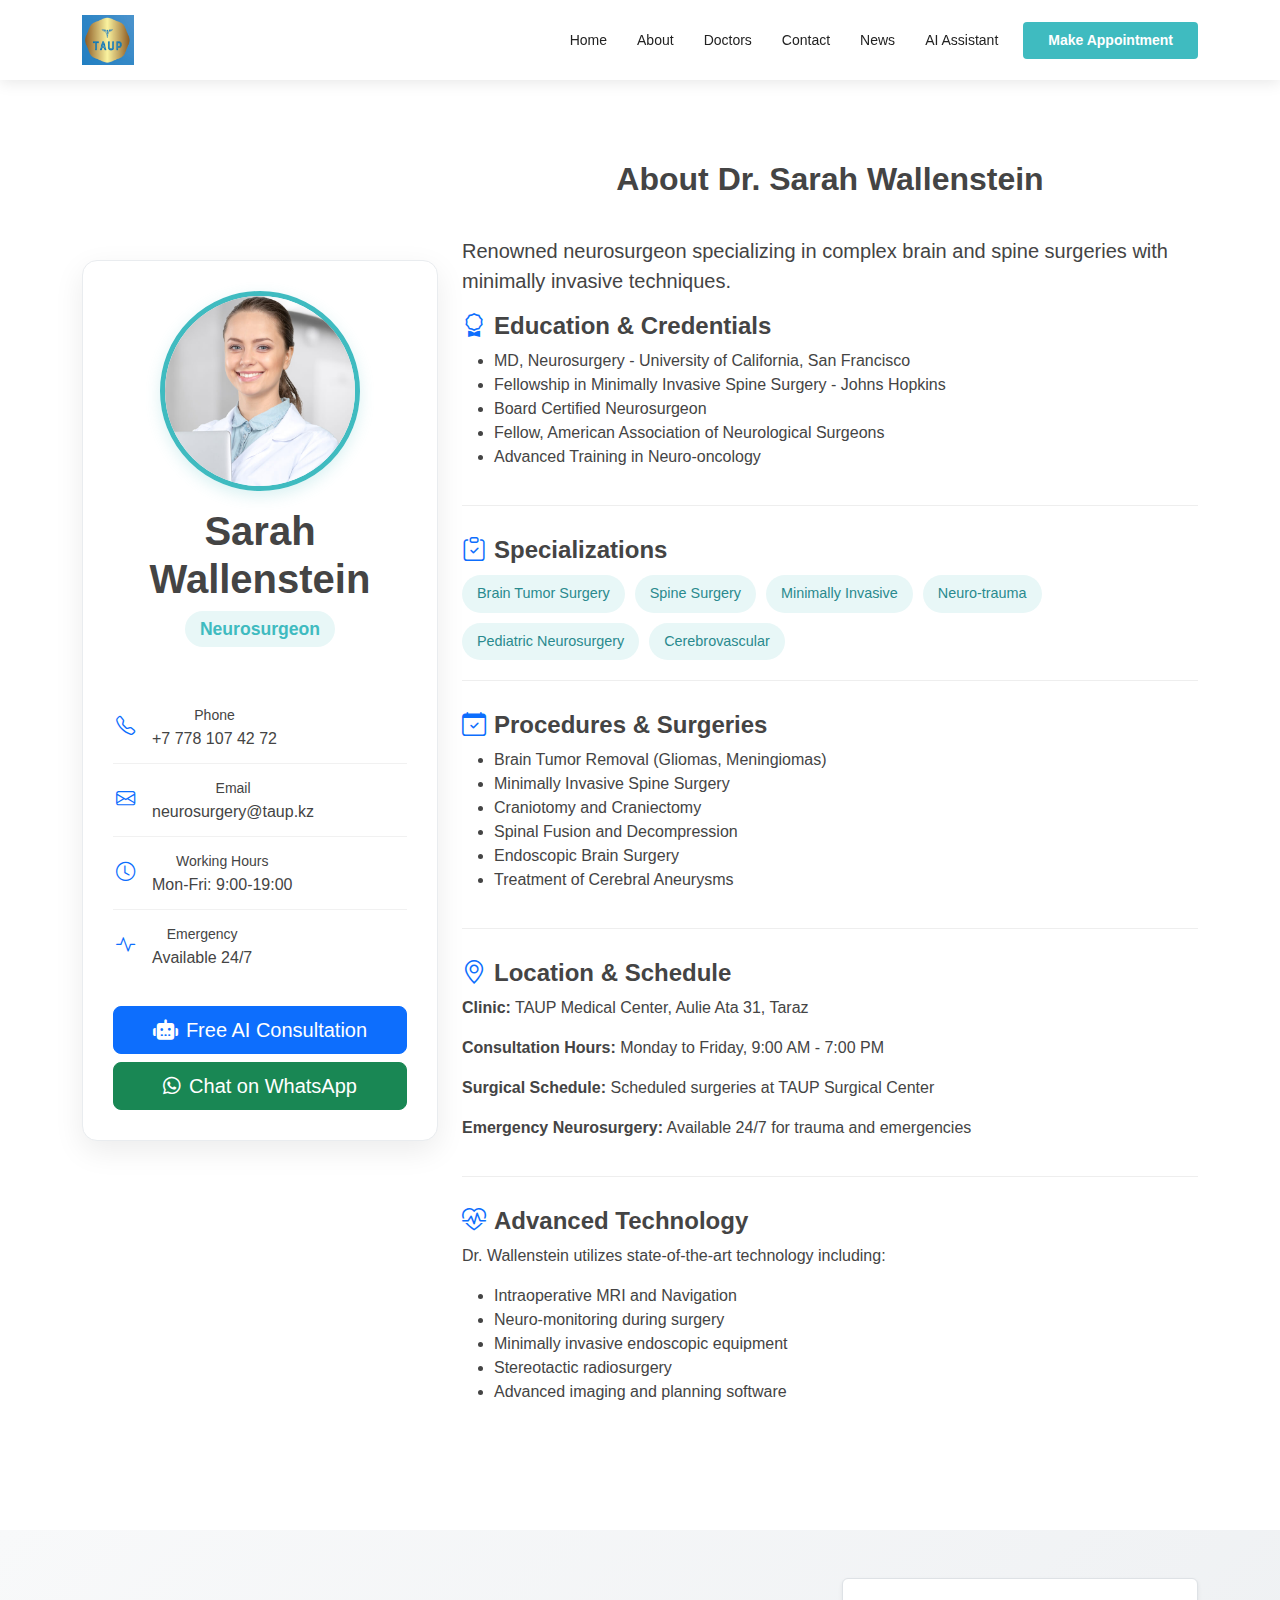
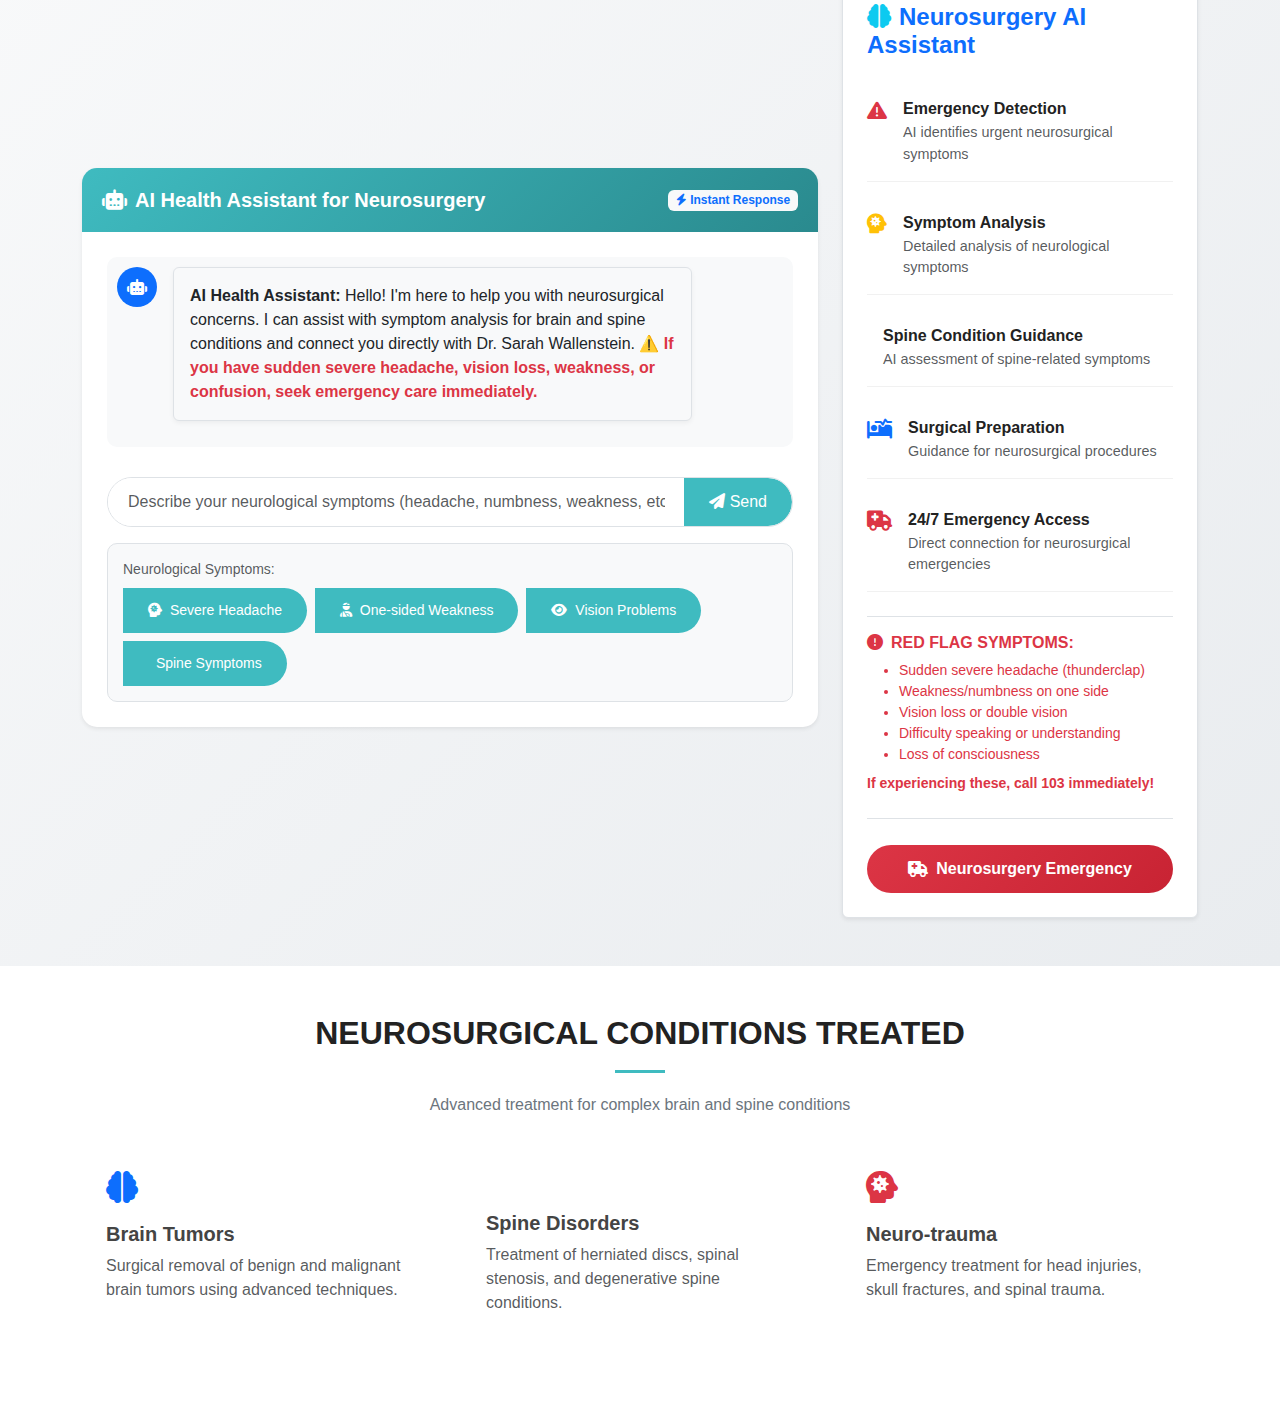
<file: TAUP medical center/doctor4.html>
<!DOCTYPE html>
<html lang="en">
<head>
    <meta charset="UTF-8">
    <meta name="viewport" content="width=device-width, initial-scale=1.0">
    <title>Dr. Sarah Wallenstein - Neurosurgeon</title>
    
    <!-- CSS Files -->
    <link href="assets/vendor/bootstrap/css/bootstrap.min.css" rel="stylesheet">
    <link href="assets/vendor/bootstrap-icons/bootstrap-icons.css" rel="stylesheet">
    <link href="assets/css/style.css" rel="stylesheet">
    <link href="assets/css/doctor-ai.css" rel="stylesheet">
    <link rel="stylesheet" href="https://cdnjs.cloudflare.com/ajax/libs/font-awesome/6.4.0/css/all.min.css">
</head>

<body>

  <!-- Navigation -->
  <header id="header" class="fixed-top">
    <div class="container d-flex align-items-center">
      <a href="index.html" class="logo me-auto"><img src="assets/img/llogo.jpg" alt="TAUP Logo"></a>
      
      <nav id="navbar" class="navbar order-last order-lg-0">
        <ul>
          <li><a class="nav-link" href="index.html">Home</a></li>
          <li><a class="nav-link" href="index.html#about">About</a></li>
          <li><a class="nav-link" href="index.html#doctors">Doctors</a></li>
          <li><a class="nav-link" href="index.html#contact">Contact</a></li>
          <li><a href="news.html">News</a></li>
          <li><a class="nav-link active" href="#ai-consultant">AI Assistant</a></li>
        </ul>
        <i class="bi bi-list mobile-nav-toggle"></i>
      </nav>
      
      <a href="index.html#appointment" class="appointment-btn">Make Appointment</a>
    </div>
  </header>

  <!-- Doctor Profile -->
  <section class="doctor-profile-section" style="margin-top: 100px;">
    <div class="container">
      <div class="row">
        <!-- Image and Contact -->
        <div class="col-lg-4 col-md-5">
          <div class="doctor-profile-card text-center mb-4">
            <img src="assets/img/doctors/doctors-4.jpg" alt="Dr. Sarah Wallenstein" class="img-fluid rounded-circle doctor-main-img mb-3">
            <h1>Sarah Wallenstein</h1>
            <p class="specialty-tag">Neurosurgeon</p>
            
            <div class="doctor-contact-info mt-4">
              <div class="contact-item">
                <i class="bi bi-telephone text-primary"></i>
                <div>
                  <small>Phone</small>
                  <p class="mb-0">+7 778 107 42 72</p>
                </div>
              </div>
              
              <div class="contact-item">
                <i class="bi bi-envelope text-primary"></i>
                <div>
                  <small>Email</small>
                  <p class="mb-0">neurosurgery@taup.kz</p>
                </div>
              </div>
              
              <div class="contact-item">
                <i class="bi bi-clock text-primary"></i>
                <div>
                  <small>Working Hours</small>
                  <p class="mb-0">Mon-Fri: 9:00-19:00</p>
                </div>
              </div>
              
              <div class="contact-item">
                <i class="bi bi-activity text-primary"></i>
                <div>
                  <small>Emergency</small>
                  <p class="mb-0">Available 24/7</p>
                </div>
              </div>
            </div>
            
            <div class="mt-4">
              <a href="#ai-consultant" class="btn btn-primary btn-lg w-100 mb-2 scrollto">
                <i class="fas fa-robot me-2"></i>Free AI Consultation
              </a>
              <a href="https://chat.whatsapp.com/D98GP69O5CmCBZQd0r36yy?mode=gi_t" 
                 class="btn btn-success btn-lg w-100" target="_blank">
                <i class="fab fa-whatsapp me-2"></i>Chat on WhatsApp
              </a>
            </div>
          </div>
        </div>
        
        <!-- Information -->
        <div class="col-lg-8 col-md-7">
          <div class="doctor-details">
            <h2 class="section-title">About Dr. Sarah Wallenstein</h2>
            <p class="lead">Renowned neurosurgeon specializing in complex brain and spine surgeries with minimally invasive techniques.</p>
            
            <div class="details-section">
              <h4><i class="bi bi-award text-primary me-2"></i>Education & Credentials</h4>
              <ul>
                <li>MD, Neurosurgery - University of California, San Francisco</li>
                <li>Fellowship in Minimally Invasive Spine Surgery - Johns Hopkins</li>
                <li>Board Certified Neurosurgeon</li>
                <li>Fellow, American Association of Neurological Surgeons</li>
                <li>Advanced Training in Neuro-oncology</li>
              </ul>
            </div>
            
            <div class="details-section">
              <h4><i class="bi bi-clipboard-check text-primary me-2"></i>Specializations</h4>
              <div class="specializations">
                <span class="specialization-badge">Brain Tumor Surgery</span>
                <span class="specialization-badge">Spine Surgery</span>
                <span class="specialization-badge">Minimally Invasive</span>
                <span class="specialization-badge">Neuro-trauma</span>
                <span class="specialization-badge">Pediatric Neurosurgery</span>
                <span class="specialization-badge">Cerebrovascular</span>
              </div>
            </div>
            
            <div class="details-section">
              <h4><i class="bi bi-calendar-check text-primary me-2"></i>Procedures & Surgeries</h4>
              <ul>
                <li>Brain Tumor Removal (Gliomas, Meningiomas)</li>
                <li>Minimally Invasive Spine Surgery</li>
                <li>Craniotomy and Craniectomy</li>
                <li>Spinal Fusion and Decompression</li>
                <li>Endoscopic Brain Surgery</li>
                <li>Treatment of Cerebral Aneurysms</li>
              </ul>
            </div>
            
            <div class="details-section">
              <h4><i class="bi bi-geo-alt text-primary me-2"></i>Location & Schedule</h4>
              <p><strong>Clinic:</strong> TAUP Medical Center, Aulie Ata 31, Taraz</p>
              <p><strong>Consultation Hours:</strong> Monday to Friday, 9:00 AM - 7:00 PM</p>
              <p><strong>Surgical Schedule:</strong> Scheduled surgeries at TAUP Surgical Center</p>
              <p><strong>Emergency Neurosurgery:</strong> Available 24/7 for trauma and emergencies</p>
            </div>
            
            <div class="details-section">
              <h4><i class="bi bi-heart-pulse text-primary me-2"></i>Advanced Technology</h4>
              <p>Dr. Wallenstein utilizes state-of-the-art technology including:</p>
              <ul>
                <li>Intraoperative MRI and Navigation</li>
                <li>Neuro-monitoring during surgery</li>
                <li>Minimally invasive endoscopic equipment</li>
                <li>Stereotactic radiosurgery</li>
                <li>Advanced imaging and planning software</li>
              </ul>
            </div>
          </div>
        </div>
      </div>
    </div>
  </section>

  <!-- AI Consultant Section -->
  <section id="ai-consultant" class="ai-consultant-section py-5" style="background-color: #f8f9fa;">
    <div class="container">
      <div class="row align-items-center">
        <div class="col-lg-8">
          <div class="ai-chat-widget">
            <div class="card shadow-sm">
              <div class="card-header bg-primary text-white d-flex justify-content-between align-items-center">
                <h5 class="mb-0">
                  <i class="fas fa-robot me-2"></i>AI Health Assistant for Neurosurgery
                </h5>
                <span class="badge bg-light text-primary">
                  <i class="fas fa-bolt"></i> Instant Response
                </span>
              </div>
              <div class="card-body">
                <!-- AI Chat -->
                <div class="ai-chat-box" data-doctor-ai="sarah-wallenstein">
                  <div class="chat-messages" id="chatMessagesWallenstein" style="height: 250px; overflow-y: auto; margin-bottom: 15px;">
                    <div class="message ai-message mb-3">
                      <div class="d-flex">
                        <div class="flex-shrink-0">
                          <div class="ai-avatar-small bg-primary">
                            <i class="fas fa-robot text-white"></i>
                          </div>
                        </div>
                        <div class="flex-grow-1 ms-3">
                          <div class="message-content p-3 rounded bg-light">
                            <strong>AI Health Assistant:</strong> Hello! I'm here to help you with neurosurgical concerns. I can assist with symptom analysis for brain and spine conditions and connect you directly with Dr. Sarah Wallenstein. 
                            <strong class="text-danger">⚠️ If you have sudden severe headache, vision loss, weakness, or confusion, seek emergency care immediately.</strong>
                          </div>
                        </div>
                      </div>
                    </div>
                  </div>
                  
                  <div class="chat-input">
                    <div class="input-group">
                      <input 
                        type="text" 
                        class="form-control ai-chat-input" 
                        id="userInputWallenstein" 
                        placeholder="Describe your neurological symptoms (headache, numbness, weakness, etc)..."
                        aria-label="Describe symptoms"
                      >
                      <button class="btn btn-primary ai-chat-send" type="button" id="sendBtnWallenstein">
                        <i class="fas fa-paper-plane"></i> Send
                      </button>
                    </div>
                    
                    <div class="symptom-tags mt-3">
                      <small class="text-muted d-block mb-2">Neurological Symptoms:</small>
                      <div class="d-flex flex-wrap gap-2">
                        <button class="btn btn-sm btn-outline-primary symptom-quick-btn" data-symptom="Severe headache with nausea">
                          <i class="fas fa-head-side-virus me-1"></i> Severe Headache
                        </button>
                        <button class="btn btn-sm btn-outline-primary symptom-quick-btn" data-symptom="Numbness or weakness on one side">
                          <i class="fas fa-user-injured me-1"></i> One-sided Weakness
                        </button>
                        <button class="btn btn-sm btn-outline-primary symptom-quick-btn" data-symptom="Vision problems or double vision">
                          <i class="fas fa-eye me-1"></i> Vision Problems
                        </button>
                        <button class="btn btn-sm btn-outline-primary symptom-quick-btn" data-symptom="Back pain with leg numbness">
                          <i class="fas fa-spine me-1"></i> Spine Symptoms
                        </button>
                      </div>
                    </div>
                  </div>
                </div>
                
                <!-- WhatsApp Connection -->
                <div class="whatsapp-contact mt-4 ai-whatsapp-section" id="whatsappContactWallenstein" style="display: none;">
                  <div class="alert alert-success border-0">
                    <div class="d-flex align-items-center">
                      <div class="flex-shrink-0">
                        <i class="fab fa-whatsapp fa-2x me-3"></i>
                      </div>
                      <div class="flex-grow-1">
                        <h6 class="alert-heading mb-2">
                          <i class="fas fa-user-md me-2"></i>Connect with Dr. Sarah Wallenstein
                        </h6>
                        <p class="mb-3">Based on your symptoms, our AI recommends neurosurgical evaluation. Click below to chat directly with Dr. Wallenstein on WhatsApp:</p>
                        
                        <div class="d-grid gap-2 d-md-flex">
                          <a href="https://chat.whatsapp.com/D98GP69O5CmCBZQd0r36yy?mode=gi_t" 
                             class="btn btn-success btn-lg flex-grow-1 whatsapp-direct-btn" 
                             target="_blank">
                            <i class="fab fa-whatsapp me-2"></i>Chat on WhatsApp
                          </a>
                          <a href="tel:+77781074272" class="btn btn-outline-danger btn-lg">
                            <i class="fas fa-phone me-2"></i>Call Emergency
                          </a>
                        </div>
                      </div>
                    </div>
                  </div>
                </div>
              </div>
            </div>
          </div>
        </div>
        
        <!-- AI Benefits -->
        <div class="col-lg-4 mt-4 mt-lg-0">
          <div class="ai-benefits-card p-4 bg-white rounded shadow-sm h-100">
            <h4 class="text-primary mb-4">
              <i class="fas fa-brain text-info me-2"></i>Neurosurgery AI Assistant
            </h4>
            
            <div class="benefit-item mb-3">
              <div class="d-flex">
                <div class="flex-shrink-0">
                  <i class="fas fa-exclamation-triangle text-danger fa-lg me-3"></i>
                </div>
                <div class="flex-grow-1">
                  <h6 class="mb-1">Emergency Detection</h6>
                  <p class="text-muted small mb-0">AI identifies urgent neurosurgical symptoms</p>
                </div>
              </div>
            </div>
            
            <div class="benefit-item mb-3">
              <div class="d-flex">
                <div class="flex-shrink-0">
                  <i class="fas fa-head-side-virus text-warning fa-lg me-3"></i>
                </div>
                <div class="flex-grow-1">
                  <h6 class="mb-1">Symptom Analysis</h6>
                  <p class="text-muted small mb-0">Detailed analysis of neurological symptoms</p>
                </div>
              </div>
            </div>
            
            <div class="benefit-item mb-3">
              <div class="d-flex">
                <div class="flex-shrink-0">
                  <i class="fas fa-spine text-success fa-lg me-3"></i>
                </div>
                <div class="flex-grow-1">
                  <h6 class="mb-1">Spine Condition Guidance</h6>
                  <p class="text-muted small mb-0">AI assessment of spine-related symptoms</p>
                </div>
              </div>
            </div>
            
            <div class="benefit-item mb-3">
              <div class="d-flex">
                <div class="flex-shrink-0">
                  <i class="fas fa-procedures text-primary fa-lg me-3"></i>
                </div>
                <div class="flex-grow-1">
                  <h6 class="mb-1">Surgical Preparation</h6>
                  <p class="text-muted small mb-0">Guidance for neurosurgical procedures</p>
                </div>
              </div>
            </div>
            
            <div class="benefit-item">
              <div class="d-flex">
                <div class="flex-shrink-0">
                  <i class="fas fa-ambulance text-danger fa-lg me-3"></i>
                </div>
                <div class="flex-grow-1">
                  <h6 class="mb-1">24/7 Emergency Access</h6>
                  <p class="text-muted small mb-0">Direct connection for neurosurgical emergencies</p>
                </div>
              </div>
            </div>
            
            <div class="mt-4 pt-3 border-top">
              <h6 class="text-danger mb-2">
                <i class="fas fa-exclamation-circle me-2"></i>RED FLAG SYMPTOMS:
              </h6>
              <ul class="small text-danger mb-0">
                <li>Sudden severe headache (thunderclap)</li>
                <li>Weakness/numbness on one side</li>
                <li>Vision loss or double vision</li>
                <li>Difficulty speaking or understanding</li>
                <li>Loss of consciousness</li>
              </ul>
              <p class="mt-2 mb-0 small text-danger">
                <strong>If experiencing these, call 103 immediately!</strong>
              </p>
            </div>
            
            <div class="mt-4 pt-3 border-top">
              <button class="btn btn-danger w-100 emergency-btn" onclick="showNeurosurgeryEmergency()">
                <i class="fas fa-ambulance me-2"></i>Neurosurgery Emergency
              </button>
            </div>
          </div>
        </div>
      </div>
    </div>
  </section>

  <!-- Neurosurgery Conditions -->
  <section class="neurosurgery-conditions py-5">
    <div class="container">
      <div class="section-title">
        <h2>Neurosurgical Conditions Treated</h2>
        <p>Advanced treatment for complex brain and spine conditions</p>
      </div>
      
      <div class="row">
        <div class="col-md-4 mb-4">
          <div class="condition-card p-4 h-100">
            <div class="condition-icon mb-3">
              <i class="fas fa-brain fa-2x text-primary"></i>
            </div>
            <h5>Brain Tumors</h5>
            <p class="text-muted">Surgical removal of benign and malignant brain tumors using advanced techniques.</p>
          </div>
        </div>
        
        <div class="col-md-4 mb-4">
          <div class="condition-card p-4 h-100">
            <div class="condition-icon mb-3">
              <i class="fas fa-spine fa-2x text-success"></i>
            </div>
            <h5>Spine Disorders</h5>
            <p class="text-muted">Treatment of herniated discs, spinal stenosis, and degenerative spine conditions.</p>
          </div>
        </div>
        
        <div class="col-md-4 mb-4">
          <div class="condition-card p-4 h-100">
            <div class="condition-icon mb-3">
              <i class="fas fa-head-side-virus fa-2x text-danger"></i>
            </div>
            <h5>Neuro-trauma</h5>
            <p class="text-muted">Emergency treatment for head injuries, skull fractures, and spinal trauma.</p>
          </div>
        </div>
      </div>
    </div>
  </section>

  <!-- JavaScript Files -->
  <script src="assets/vendor/bootstrap/js/bootstrap.bundle.min.js"></script>
  <script src="assets/js/main.js"></script>
  <script src="assets/js/doctor-ai.js"></script>
  
  <script>
    // Sarah Wallenstein AI Chat Functionality
    document.addEventListener('DOMContentLoaded', function() {
      const chatMessages = document.getElementById('chatMessagesWallenstein');
      const userInput = document.getElementById('userInputWallenstein');
      const sendBtn = document.getElementById('sendBtnWallenstein');
      const whatsappSection = document.getElementById('whatsappContactWallenstein');
      const symptomButtons = document.querySelectorAll('.symptom-quick-btn');
      
      // Send button
      sendBtn.addEventListener('click', sendMessage);
      userInput.addEventListener('keypress', function(e) {
        if (e.key === 'Enter') sendMessage();
      });
      
      // Symptom buttons
      symptomButtons.forEach(btn => {
        btn.addEventListener('click', function() {
          const symptom = this.getAttribute('data-symptom');
          userInput.value = symptom;
          sendMessage();
        });
      });
      
      function sendMessage() {
        const message = userInput.value.trim();
        if (!message) return;
        
        // Show user message
        addUserMessage(message);
        userInput.value = '';
        
        // Check for emergency symptoms
        const isEmergency = checkNeurosurgeryEmergency(message);
        
        // Show AI response
        setTimeout(() => {
          const aiResponse = getAIResponse(message, isEmergency);
          addAIMessage(aiResponse, isEmergency);
          
          // Show WhatsApp section
          setTimeout(() => {
            whatsappSection.style.display = 'block';
            whatsappSection.scrollIntoView({ behavior: 'smooth' });
          }, 1000);
        }, 1000);
      }
      
      function addUserMessage(text) {
        const messageDiv = document.createElement('div');
        messageDiv.className = 'message user-message mb-3';
        messageDiv.innerHTML = `
          <div class="d-flex">
            <div class="flex-grow-1 me-3">
              <div class="message-content p-3 rounded bg-primary text-white">
                <strong>You:</strong> ${text}
              </div>
            </div>
            <div class="flex-shrink-0">
              <div class="user-avatar-small bg-secondary">
                <i class="fas fa-user text-white"></i>
              </div>
            </div>
          </div>
        `;
        chatMessages.appendChild(messageDiv);
        chatMessages.scrollTop = chatMessages.scrollHeight;
      }
      
      function addAIMessage(text, isEmergency = false) {
        // Typing animation
        const typingDiv = document.createElement('div');
        typingDiv.className = 'message ai-message mb-3';
        typingDiv.innerHTML = `
          <div class="d-flex">
            <div class="flex-shrink-0">
              <div class="ai-avatar-small ${isEmergency ? 'bg-danger' : 'bg-primary'}">
                <i class="fas fa-robot text-white"></i>
              </div>
            </div>
            <div class="flex-grow-1 ms-3">
              <div class="typing-indicator p-3 rounded bg-light">
                <span></span><span></span><span></span>
              </div>
            </div>
          </div>
        `;
        chatMessages.appendChild(typingDiv);
        chatMessages.scrollTop = chatMessages.scrollHeight;
        
        // Show actual response
        setTimeout(() => {
          typingDiv.innerHTML = `
            <div class="d-flex">
              <div class="flex-shrink-0">
                <div class="ai-avatar-small ${isEmergency ? 'bg-danger' : 'bg-primary'}">
                  <i class="fas fa-robot text-white"></i>
                </div>
              </div>
              <div class="flex-grow-1 ms-3">
                <div class="message-content p-3 rounded ${isEmergency ? 'bg-danger text-white' : 'bg-light'}">
                  <strong>AI Assistant:</strong> ${text}
                </div>
              </div>
            </div>
          `;
          chatMessages.scrollTop = chatMessages.scrollHeight;
        }, 1500);
      }
      
      function checkNeurosurgeryEmergency(symptoms) {
        const emergencyKeywords = [
          'sudden severe headache', 'thunderclap headache', 'worst headache of my life',
          'weakness on one side', 'numbness one side', 'facial droop',
          'vision loss', 'double vision', 'blurred vision sudden',
          'difficulty speaking', 'slurred speech', 'confusion sudden',
          'loss of consciousness', 'seizure', 'uncontrollable vomiting'
        ];
        
        return emergencyKeywords.some(keyword => 
          symptoms.toLowerCase().includes(keyword.toLowerCase())
        );
      }
      
      function getAIResponse(symptoms, isEmergency) {
        const lowerSymptoms = symptoms.toLowerCase();
        let response = '';
        
        if (isEmergency) {
          response = '🚨 **NEUROSURGERY EMERGENCY DETECTED** 🚨\n\n';
          response += 'Your symptoms indicate a potential neurosurgical emergency that requires immediate attention.\n\n';
          response += '**IMMEDIATE ACTION REQUIRED:**\n';
          response += '1. Call emergency services: **103**\n';
          response += '2. Do not drive yourself\n';
          response += '3. Go to the nearest emergency department\n';
          response += '4. Our neurosurgery team is on standby: **+7 777 810 74 272**\n\n';
          response += '**Possible conditions:** Stroke, brain hemorrhage, or other critical neurological event.';
        }
        else if (lowerSymptoms.includes('headache')) {
          response = 'Headaches can have various causes. ';
          response += 'Dr. Wallenstein specializes in treating headaches caused by neurological conditions. ';
          response += 'She will perform detailed evaluation including imaging if needed.';
        } 
        else if (lowerSymptoms.includes('numbness') || lowerSymptoms.includes('weakness')) {
          response = 'Neurological weakness or numbness requires careful evaluation. ';
          response += 'This could indicate nerve compression, spinal issues, or other neurological conditions. ';
          response += 'Dr. Wallenstein performs comprehensive neurological exams and advanced imaging.';
        }
        else if (lowerSymptoms.includes('vision') || lowerSymptoms.includes('eye')) {
          response = 'Vision problems can be neurological in origin. ';
          response += 'Conditions like optic nerve compression or brain tumors can affect vision. ';
          response += 'Dr. Wallenstein collaborates with ophthalmologists for complete evaluation.';
        }
        else if (lowerSymptoms.includes('back pain') || lowerSymptoms.includes('spine')) {
          response = 'Spinal conditions often benefit from neurosurgical evaluation. ';
          response += 'Dr. Wallenstein specializes in minimally invasive spine surgery. ';
          response += 'She offers various treatment options including surgery when necessary.';
        }
        else if (lowerSymptoms.includes('balance') || lowerSymptoms.includes('dizziness')) {
          response = 'Balance issues can indicate neurological problems. ';
          response += 'Dr. Wallenstein evaluates for conditions affecting the brain or inner ear. ';
          response += 'She works with other specialists for comprehensive care.';
        }
        else {
          response = 'Thank you for describing your neurological symptoms. ';
          response += 'Dr. Sarah Wallenstein is a board-certified neurosurgeon specializing in brain and spine conditions. ';
          response += 'She provides both surgical and non-surgical treatments for neurological disorders.';
        }
        
        if (!isEmergency) {
          response += '\n\nWould you like me to connect you directly with Dr. Sarah Wallenstein via WhatsApp for neurosurgical consultation?';
        }
        
        return response;
      }
      
      window.showNeurosurgeryEmergency = function() {
        const emergencyModal = `
          <div class="modal fade" id="neurosurgeryEmergencyModal" tabindex="-1">
            <div class="modal-dialog modal-dialog-centered">
              <div class="modal-content emergency-modal">
                <div class="modal-header bg-danger text-white">
                  <h5 class="modal-title">
                    <i class="fas fa-brain me-2"></i>Neurosurgery Emergency
                  </h5>
                  <button type="button" class="btn-close btn-close-white" data-bs-dismiss="modal"></button>
                </div>
                <div class="modal-body">
                  <div class="alert alert-danger">
                    <h6><i class="fas fa-exclamation-triangle"></i> NEUROSURGERY EMERGENCY SYMPTOMS:</h6>
                    <ul class="mt-2">
                      <li><strong>Sudden severe headache</strong> (worst of your life)</li>
                      <li><strong>Weakness/numbness</strong> on one side of body</li>
                      <li><strong>Vision loss</strong> or double vision</li>
                      <li><strong>Difficulty speaking</strong> or understanding speech</li>
                      <li><strong>Loss of consciousness</strong> or seizure</li>
                      <li><strong>Severe neck pain</strong> with stiffness</li>
                    </ul>
                  </div>
                  
                  <h6 class="mt-4">IMMEDIATE ACTION:</h6>
                  <ol>
                    <li>Call <strong>103</strong> for ambulance</li>
                    <li>Stay with the person</li>
                    <li>Note time symptoms started</li>
                    <li>Do not give anything to eat or drink</li>
                    <li>Loosen tight clothing</li>
                  </ol>
                  
                  <div class="mt-4">
                    <h6><i class="fas fa-phone-alt me-2"></i>TAUP Neurosurgery Emergency:</h6>
                    <div class="list-group">
                      <a href="tel:103" class="list-group-item list-group-item-action list-group-item-danger">
                        <i class="fas fa-ambulance me-2"></i> Call 103 for Ambulance
                      </a>
                      <a href="https://chat.whatsapp.com/KA3aipTiHR51R5kd9lxlT6?mode=gi_t" 
                         class="list-group-item list-group-item-action list-group-item-success" target="_blank">
                        <i class="fab fa-whatsapp me-2"></i> WhatsApp Neurosurgery Team
                      </a>
                    </div>
                  </div>
                </div>
                <div class="modal-footer">
                  <button type="button" class="btn btn-secondary" data-bs-dismiss="modal">Close</button>
                  <a href="tel:103" class="btn btn-danger">
                    <i class="fas fa-phone"></i> Call 103 Now
                  </a>
                </div>
              </div>
            </div>
          </div>
        `;
        
        // Create and show modal
        const modalContainer = document.createElement('div');
        modalContainer.innerHTML = emergencyModal;
        document.body.appendChild(modalContainer);
        
        const modal = new bootstrap.Modal(document.getElementById('neurosurgeryEmergencyModal'));
        modal.show();
        
        // Remove modal after hiding
        document.getElementById('neurosurgeryEmergencyModal').addEventListener('hidden.bs.modal', function() {
          modalContainer.remove();
        });
      };
    });
  </script>
</body>
</html>
</file>
<file: TAUP medical center/assets/css/style.css>
/*--------------------------------------------------------------
# General
--------------------------------------------------------------*/
:root {
  --primary-color: #3fbbc0;
  --secondary-color: #2a8a8e;
  --accent-color: #25D366;
  --danger-color: #dc3545;
  --warning-color: #ffc107;
  --success-color: #28a745;
  --dark-color: #343a40;
  --light-color: #f8f9fa;
  --text-color: #444444;
  --text-light: #6c757d;
  --border-color: #dee2e6;
  --box-shadow: 0 5px 25px rgba(0, 0, 0, 0.1);
  --transition: all 0.3s ease;
}

* {
  margin: 0;
  padding: 0;
  box-sizing: border-box;
}

body {
  font-family: "Open Sans", sans-serif;
  color: var(--text-color);
  background-color: #fff;
  overflow-x: hidden;
}

a {
  color: var(--primary-color);
  text-decoration: none;
  transition: var(--transition);
}

a:hover {
  color: var(--secondary-color);
}

h1, h2, h3, h4, h5, h6 {
  font-family: "Roboto", sans-serif;
  font-weight: 700;
}

/*--------------------------------------------------------------
# Preloader
--------------------------------------------------------------*/
#preloader {
  position: fixed;
  top: 0;
  left: 0;
  right: 0;
  bottom: 0;
  z-index: 9999;
  overflow: hidden;
  background: #fff;
  display: flex;
  align-items: center;
  justify-content: center;
}

#preloader:before {
  content: "";
  position: fixed;
  top: calc(50% - 30px);
  left: calc(50% - 30px);
  border: 6px solid var(--primary-color);
  border-top-color: #e2eefd;
  border-radius: 50%;
  width: 60px;
  height: 60px;
  animation: animate-preloader 1s linear infinite;
}

@keyframes animate-preloader {
  0% {
    transform: rotate(0deg);
  }
  100% {
    transform: rotate(360deg);
  }
}

/*--------------------------------------------------------------
# Back to top button
--------------------------------------------------------------*/
.back-to-top {
  position: fixed;
  visibility: hidden;
  opacity: 0;
  right: 15px;
  bottom: 15px;
  z-index: 996;
  background: var(--primary-color);
  width: 40px;
  height: 40px;
  border-radius: 4px;
  transition: var(--transition);
  display: flex;
  align-items: center;
  justify-content: center;
}

.back-to-top i {
  font-size: 24px;
  color: #fff;
  line-height: 0;
}

.back-to-top:hover {
  background: var(--secondary-color);
  color: #fff;
}

.back-to-top.active {
  visibility: visible;
  opacity: 1;
}

/*--------------------------------------------------------------
# Header & Top Bar
--------------------------------------------------------------*/
#topbar {
  background: var(--primary-color);
  color: #fff;
  height: 40px;
  font-size: 14px;
  transition: var(--transition);
  z-index: 996;
}

#topbar i {
  color: rgba(255, 255, 255, 0.8);
  margin-right: 8px;
  line-height: 0;
}

#header {
  background: #fff;
  transition: var(--transition);
  z-index: 997;
  padding: 15px 0;
  box-shadow: 0 2px 15px rgba(0, 0, 0, 0.1);
}

#header.header-scrolled {
  padding: 12px 0;
}

#header .logo {
  font-size: 28px;
  margin: 0;
  padding: 0;
  line-height: 1;
  font-weight: 700;
  letter-spacing: 1px;
}

#header .logo a {
  color: #222222;
}

#header .logo img {
  max-height: 50px;
}

/*--------------------------------------------------------------
# Navigation Menu
--------------------------------------------------------------*/
.navbar {
  padding: 0;
}

.navbar ul {
  margin: 0;
  padding: 0;
  display: flex;
  list-style: none;
  align-items: center;
}

.navbar li {
  position: relative;
}

.navbar > ul > li {
  margin-left: 30px;
}

.navbar a, .navbar a:focus {
  display: flex;
  align-items: center;
  justify-content: space-between;
  padding: 10px 0;
  font-family: "Roboto", sans-serif;
  font-size: 14px;
  font-weight: 500;
  color: #222222;
  white-space: nowrap;
  transition: var(--transition);
  position: relative;
}

.navbar a i, .navbar a:focus i {
  font-size: 12px;
  line-height: 0;
  margin-left: 5px;
}

.navbar a:hover, .navbar .active, .navbar .active:focus, .navbar li:hover > a {
  color: var(--primary-color);
}

.navbar .dropdown ul {
  display: block;
  position: absolute;
  left: 0;
  top: calc(100% + 30px);
  margin: 0;
  padding: 10px 0;
  z-index: 99;
  opacity: 0;
  visibility: hidden;
  background: #fff;
  box-shadow: var(--box-shadow);
  transition: var(--transition);
  border-radius: 4px;
}

.navbar .dropdown ul li {
  min-width: 200px;
}

.navbar .dropdown ul a {
  padding: 10px 20px;
  text-transform: none;
}

.navbar .dropdown ul a i {
  font-size: 12px;
}

.navbar .dropdown ul a:hover, .navbar .dropdown ul .active:hover, .navbar .dropdown ul li:hover > a {
  color: var(--primary-color);
}

.navbar .dropdown:hover > ul {
  opacity: 1;
  top: 100%;
  visibility: visible;
}

.navbar .dropdown .dropdown ul {
  top: 0;
  left: calc(100% - 30px);
  visibility: hidden;
}

.navbar .dropdown .dropdown:hover > ul {
  opacity: 1;
  top: 0;
  left: 100%;
  visibility: visible;
}

@media (max-width: 1366px) {
  .navbar .dropdown .dropdown ul {
    left: -90%;
  }
  .navbar .dropdown .dropdown:hover > ul {
    left: -100%;
  }
}

.mobile-nav-toggle {
  color: #222222;
  font-size: 28px;
  cursor: pointer;
  display: none;
  line-height: 0;
  transition: var(--transition);
}

.mobile-nav-toggle.bi-x {
  color: #fff;
}

@media (max-width: 991px) {
  .mobile-nav-toggle {
    display: block;
  }
  .navbar ul {
    display: none;
  }
}

.navbar-mobile {
  position: fixed;
  overflow: hidden;
  top: 0;
  right: 0;
  left: 0;
  bottom: 0;
  background: rgba(34, 34, 34, 0.9);
  transition: var(--transition);
  z-index: 999;
}

.navbar-mobile .mobile-nav-toggle {
  position: absolute;
  top: 15px;
  right: 15px;
}

.navbar-mobile ul {
  display: block;
  position: absolute;
  top: 55px;
  right: 15px;
  bottom: 15px;
  left: 15px;
  padding: 10px 0;
  background-color: #fff;
  overflow-y: auto;
  transition: var(--transition);
}

.navbar-mobile > ul > li {
  padding: 0;
  margin: 0;
}

.navbar-mobile a, .navbar-mobile a:focus {
  padding: 10px 20px;
  font-size: 15px;
  color: #222222;
}

.navbar-mobile a:hover, .navbar-mobile .active, .navbar-mobile li:hover > a {
  color: var(--primary-color);
}

.navbar-mobile .dropdown ul {
  position: static;
  display: none;
  margin: 10px 20px;
  padding: 10px 0;
  z-index: 99;
  opacity: 1;
  visibility: visible;
  background: #fff;
  box-shadow: 0px 0px 30px rgba(127, 137, 161, 0.25);
}

.navbar-mobile .dropdown ul li {
  min-width: 200px;
}

.navbar-mobile .dropdown ul a {
  padding: 10px 20px;
}

.navbar-mobile .dropdown ul a i {
  font-size: 12px;
}

.navbar-mobile .dropdown ul a:hover, .navbar-mobile .dropdown ul .active:hover, .navbar-mobile .dropdown ul li:hover > a {
  color: var(--primary-color);
}

.navbar-mobile .dropdown > .dropdown-active {
  display: block;
}

/*--------------------------------------------------------------
# Appointment Button
--------------------------------------------------------------*/
.appointment-btn {
  margin-left: 25px;
  background: var(--primary-color);
  color: #fff;
  border-radius: 4px;
  padding: 8px 25px;
  white-space: nowrap;
  transition: var(--transition);
  font-size: 14px;
  font-weight: 600;
  display: inline-block;
  border: none;
}

.appointment-btn:hover {
  background: var(--secondary-color);
  color: #fff;
  transform: translateY(-2px);
}

@media (max-width: 768px) {
  .appointment-btn {
    margin: 0 15px 0 0;
    padding: 6px 15px;
  }
}

/*--------------------------------------------------------------
# Hero Section
--------------------------------------------------------------*/
#hero {
  width: 100%;
  height: 100vh;
  background: #f5f8fd;
  position: relative;
  margin-top: 70px;
}

#hero .carousel-item {
  position: relative;
  background-size: cover;
  background-position: center;
  background-repeat: no-repeat;
  height: 100vh;
}

#hero .carousel-item::before {
  content: "";
  background: rgba(0, 0, 0, 0.4);
  position: absolute;
  top: 0;
  right: 0;
  left: 0;
  bottom: 0;
}

#hero .carousel-container {
  position: absolute;
  bottom: 0;
  top: 0;
  left: 0;
  right: 0;
  display: flex;
  justify-content: center;
  align-items: center;
  text-align: center;
}

#hero h2 {
  color: #fff;
  margin-bottom: 20px;
  font-size: 48px;
  font-weight: 700;
}

#hero h2 span {
  color: var(--primary-color);
}

#hero p {
  width: 80%;
  margin: 0 auto 30px auto;
  color: #fff;
  font-size: 18px;
}

#hero .btn-get-started {
  font-family: "Roboto", sans-serif;
  font-weight: 500;
  font-size: 16px;
  letter-spacing: 1px;
  display: inline-block;
  padding: 12px 32px;
  border-radius: 4px;
  transition: var(--transition);
  line-height: 1;
  color: #fff;
  background: var(--primary-color);
  border: 2px solid var(--primary-color);
}

#hero .btn-get-started:hover {
  background: rgba(255, 255, 255, 0.1);
  color: #fff;
  border-color: #fff;
}

#hero .carousel-control-prev,
#hero .carousel-control-next {
  width: 10%;
}

#hero .carousel-control-prev-icon,
#hero .carousel-control-next-icon {
  background: none;
  font-size: 32px;
  line-height: 1;
}

#hero .carousel-indicators li {
  cursor: pointer;
  background: #fff;
  overflow: hidden;
  border: 0;
  width: 12px;
  height: 12px;
  border-radius: 50px;
  opacity: 0.6;
  transition: var(--transition);
}

#hero .carousel-indicators li.active {
  opacity: 1;
  background: var(--primary-color);
}

@media (max-width: 768px) {
  #hero h2 {
    font-size: 28px;
  }
  #hero p {
    font-size: 16px;
  }
  #hero .btn-get-started {
    font-size: 14px;
    padding: 10px 24px;
  }
}

/*--------------------------------------------------------------
# Sections General
--------------------------------------------------------------*/
section {
  padding: 60px 0;
  overflow: hidden;
}

.section-bg {
  background-color: #f5f8fd;
}

.section-title {
  text-align: center;
  padding-bottom: 30px;
}

.section-title h2 {
  font-size: 32px;
  font-weight: bold;
  text-transform: uppercase;
  margin-bottom: 20px;
  padding-bottom: 20px;
  position: relative;
  color: #222222;
}

.section-title h2::after {
  content: "";
  position: absolute;
  display: block;
  width: 50px;
  height: 3px;
  background: var(--primary-color);
  bottom: 0;
  left: calc(50% - 25px);
}

.section-title p {
  margin-bottom: 0;
  color: var(--text-light);
}

/*--------------------------------------------------------------
# Featured Services
--------------------------------------------------------------*/
.featured-services {
  padding: 60px 0;
}

.featured-services .icon-box {
  padding: 30px;
  position: relative;
  overflow: hidden;
  background: #fff;
  box-shadow: var(--box-shadow);
  transition: var(--transition);
  border-radius: 10px;
  height: 100%;
}

.featured-services .icon-box:hover {
  transform: translateY(-10px);
  box-shadow: 0 15px 30px rgba(0, 0, 0, 0.15);
}

.featured-services .icon {
  margin: 0 0 15px 0;
}

.featured-services .icon i {
  font-size: 48px;
  line-height: 1;
  color: var(--primary-color);
  transition: var(--transition);
}

.featured-services .title {
  font-weight: 700;
  margin-bottom: 15px;
  font-size: 18px;
}

.featured-services .title a {
  color: #222222;
  transition: var(--transition);
}

.featured-services .description {
  font-size: 15px;
  line-height: 28px;
  margin-bottom: 0;
  color: var(--text-light);
}

.featured-services .icon-box:hover .icon i {
  color: #fff;
}

.featured-services .icon-box:hover .title a {
  color: var(--primary-color);
}

/*--------------------------------------------------------------
# CTA Section
--------------------------------------------------------------*/
.cta {
  background: linear-gradient(rgba(2, 2, 2, 0.7), rgba(0, 0, 0, 0.7)), url("../img/cta-bg.jpg") fixed center center;
  background-size: cover;
  padding: 80px 0;
  text-align: center;
  color: #fff;
}

.cta h3 {
  font-size: 28px;
  font-weight: 700;
  margin-bottom: 20px;
}

.cta p {
  font-size: 16px;
  margin-bottom: 30px;
}

.cta .cta-btn {
  font-family: "Roboto", sans-serif;
  font-weight: 500;
  font-size: 16px;
  letter-spacing: 1px;
  display: inline-block;
  padding: 12px 32px;
  border-radius: 4px;
  transition: var(--transition);
  color: #fff;
  background: var(--primary-color);
  border: 2px solid var(--primary-color);
}

.cta .cta-btn:hover {
  background: rgba(255, 255, 255, 0.1);
  color: #fff;
  border-color: #fff;
}

/*--------------------------------------------------------------
# About
--------------------------------------------------------------*/
.about .content h3 {
  font-weight: 600;
  font-size: 26px;
  color: #222222;
}

.about .content ul {
  list-style: none;
  padding: 0;
}

.about .content ul li {
  padding-bottom: 10px;
  display: flex;
  align-items: flex-start;
}

.about .content ul i {
  font-size: 20px;
  padding-right: 4px;
  color: var(--primary-color);
}

.about .content p:last-child {
  margin-bottom: 0;
}

.about .content .btn-learn-more {
  font-family: "Roboto", sans-serif;
  font-weight: 500;
  font-size: 14px;
  letter-spacing: 1px;
  display: inline-block;
  padding: 12px 32px;
  border-radius: 4px;
  transition: var(--transition);
  line-height: 1;
  color: var(--primary-color);
  animation-delay: 0.8s;
  margin-top: 6px;
  border: 2px solid var(--primary-color);
}

.about .content .btn-learn-more:hover {
  background: var(--primary-color);
  color: #fff;
  text-decoration: none;
}

/*--------------------------------------------------------------
# Counts
--------------------------------------------------------------*/
.counts {
  padding: 30px 0;
}

.counts .count-box {
  padding: 30px;
  width: 100%;
  background: #fff;
  box-shadow: var(--box-shadow);
  text-align: center;
  border-radius: 10px;
  transition: var(--transition);
}

.counts .count-box:hover {
  transform: translateY(-5px);
}

.counts .count-box i {
  font-size: 42px;
  line-height: 1;
  color: var(--primary-color);
  margin-bottom: 15px;
}

.counts .count-box span {
  font-size: 36px;
  display: block;
  font-weight: 700;
  color: #222222;
}

.counts .count-box p {
  padding: 0;
  margin: 0;
  font-family: "Roboto", sans-serif;
  font-size: 14px;
  color: var(--text-light);
}

.counts .count-box a {
  font-weight: 600;
  display: block;
  margin-top: 10px;
  color: var(--primary-color);
  font-size: 14px;
  transition: var(--transition);
}

.counts .count-box a:hover {
  color: var(--secondary-color);
  padding-left: 5px;
}

/*--------------------------------------------------------------
# Appointment
--------------------------------------------------------------*/
.appointment .php-email-form {
  width: 100%;
}

.appointment .php-email-form .form-group {
  padding-bottom: 8px;
}

.appointment .php-email-form .validate {
  display: none;
  color: red;
  margin: 0 0 15px 0;
  font-weight: 400;
  font-size: 13px;
}

.appointment .php-email-form .error-message {
  display: none;
  color: #fff;
  background: #ed3c0d;
  text-align: left;
  padding: 15px;
  font-weight: 600;
}

.appointment .php-email-form .error-message br + br {
  margin-top: 25px;
}

.appointment .php-email-form .sent-message {
  display: none;
  color: #fff;
  background: #18d26e;
  text-align: center;
  padding: 15px;
  font-weight: 600;
}

.appointment .php-email-form .loading {
  display: none;
  background: #fff;
  text-align: center;
  padding: 15px;
}

.appointment .php-email-form .loading:before {
  content: "";
  display: inline-block;
  border-radius: 50%;
  width: 24px;
  height: 24px;
  margin: 0 10px -6px 0;
  border: 3px solid #18d26e;
  border-top-color: #eee;
  animation: animate-loading 1s linear infinite;
}

.appointment .php-email-form input, .appointment .php-email-form textarea, .appointment .php-email-form select {
  border-radius: 0;
  box-shadow: none;
  font-size: 14px;
  padding: 12px 15px;
  border: 1px solid #ced4da;
}

.appointment .php-email-form input:focus, .appointment .php-email-form textarea:focus, .appointment .php-email-form select:focus {
  border-color: var(--primary-color);
  box-shadow: 0 0 8px rgba(63, 187, 192, 0.3);
}

.appointment .php-email-form textarea {
  padding: 10px 15px;
}

.appointment .php-email-form button[type="submit"] {
  background: var(--primary-color);
  border: 0;
  padding: 12px 30px;
  color: #fff;
  transition: var(--transition);
  border-radius: 4px;
  font-weight: 600;
}

.appointment .php-email-form button[type="submit"]:hover {
  background: var(--secondary-color);
  transform: translateY(-2px);
}

/*--------------------------------------------------------------
# Departments
--------------------------------------------------------------*/
.departments {
  overflow: hidden;
}

.departments .nav-tabs {
  border: 0;
}

.departments .nav-link {
  border: 0;
  padding: 20px;
  color: #222222;
  border-radius: 0;
  border-left: 5px solid #fff;
  cursor: pointer;
  transition: var(--transition);
}

.departments .nav-link h4 {
  font-size: 18px;
  font-weight: 600;
  transition: var(--transition);
  color: #222222;
}

.departments .nav-link p {
  font-size: 14px;
  margin-bottom: 0;
  color: var(--text-light);
}

.departments .nav-link:hover {
  background: #f5f8fd;
  border-color: var(--primary-color);
}

.departments .nav-link:hover h4 {
  color: var(--primary-color);
}

.departments .nav-link.active {
  background: #f5f8fd;
  border-color: var(--primary-color);
  border-radius: 0;
}

.departments .nav-link.active h4 {
  color: var(--primary-color);
}

.departments .tab-pane img {
  width: 100%;
  height: auto;
  border-radius: 10px;
  margin-bottom: 20px;
}

.departments .tab-pane h3 {
  color: #222222;
  font-weight: 600;
  font-size: 26px;
  margin-bottom: 10px;
}

.departments .tab-pane p {
  color: var(--text-light);
  margin-bottom: 20px;
}

.departments .tab-pane .department-features {
  background: #f8f9fa;
  padding: 20px;
  border-radius: 10px;
  border-left: 4px solid var(--primary-color);
}

.departments .tab-pane .department-features h5 {
  color: var(--primary-color);
  margin-bottom: 10px;
}

.departments .tab-pane .department-features p {
  color: var(--text-light);
  margin-bottom: 15px;
}

.departments .tab-pane .department-features a {
  font-weight: 600;
  color: var(--primary-color);
  display: inline-flex;
  align-items: center;
  transition: var(--transition);
}

.departments .tab-pane .department-features a:hover {
  color: var(--secondary-color);
  padding-left: 5px;
}

/*--------------------------------------------------------------
# Doctors
--------------------------------------------------------------*/
.doctors {
  background: #fff;
}

.doctors .member {
  position: relative;
  box-shadow: var(--box-shadow);
  padding: 30px;
  border-radius: 10px;
  background: #fff;
  transition: var(--transition);
  height: 100%;
}

.doctors .member:hover {
  transform: translateY(-10px);
  box-shadow: 0 15px 30px rgba(0, 0, 0, 0.15);
}

.doctors .member .member-img {
  overflow: hidden;
  width: 100%;
  border-radius: 10px;
}

.doctors .member .member-img img {
  transition: var(--transition);
  width: 100%;
  height: 250px;
  object-fit: cover;
}

.doctors .member:hover .member-img img {
  transform: scale(1.1);
}

.doctors .member .social {
  position: absolute;
  left: 0;
  bottom: 30px;
  right: 0;
  opacity: 0;
  transition: ease-in-out 0.3s;
  text-align: center;
}

.doctors .member .social a {
  transition: color 0.3s;
  color: #222222;
  margin: 0 3px;
  width: 36px;
  height: 36px;
  background: #fff;
  display: inline-flex;
  align-items: center;
  justify-content: center;
  border-radius: 50%;
  transition: var(--transition);
}

.doctors .member .social a:hover {
  color: var(--primary-color);
  background: #f5f8fd;
}

.doctors .member .social i {
  font-size: 18px;
  line-height: 0;
}

.doctors .member .member-info {
  padding: 25px 15px;
  text-align: center;
}

.doctors .member .member-info h4 {
  font-weight: 700;
  margin-bottom: 5px;
  font-size: 20px;
  color: #222222;
}

.doctors .member .member-info span {
  display: block;
  font-size: 15px;
  font-weight: 500;
  color: var(--primary-color);
  margin-bottom: 10px;
}

.doctors .member .member-info p {
  font-style: italic;
  font-size: 14px;
  line-height: 26px;
  color: var(--text-light);
  margin-bottom: 15px;
}

.doctors .member:hover .social {
  opacity: 1;
}

/*--------------------------------------------------------------
# Contact
--------------------------------------------------------------*/
.contact {
  padding-bottom: 30px;
}

.contact .info-box {
  color: #444444;
  background: #fafbff;
  padding: 30px;
  border-radius: 10px;
  height: 100%;
  box-shadow: var(--box-shadow);
  transition: var(--transition);
}

.contact .info-box:hover {
  transform: translateY(-5px);
  box-shadow: 0 10px 25px rgba(0, 0, 0, 0.15);
}

.contact .info-box i {
  font-size: 38px;
  line-height: 0;
  color: var(--primary-color);
  margin-bottom: 20px;
}

.contact .info-box h3 {
  font-size: 20px;
  color: #222222;
  font-weight: 700;
  margin: 0 0 10px 0;
}

.contact .info-box p {
  padding: 0;
  line-height: 24px;
  font-size: 14px;
  margin-bottom: 15px;
}

.contact .info-box.bg-success {
  background: linear-gradient(135deg, var(--accent-color) 0%, #128C7E 100%);
  color: white;
}

.contact .info-box.bg-primary {
  background: linear-gradient(135deg, var(--primary-color) 0%, var(--secondary-color) 100%);
  color: white;
}

.contact .php-email-form {
  width: 100%;
  background: #fff;
  padding: 30px;
  border-radius: 10px;
  box-shadow: var(--box-shadow);
}

.contact .php-email-form .form-group {
  padding-bottom: 8px;
}

.contact .php-email-form .error-message {
  display: none;
  color: #fff;
  background: #ed3c0d;
  text-align: left;
  padding: 15px;
  font-weight: 600;
}

.contact .php-email-form .error-message br + br {
  margin-top: 25px;
}

.contact .php-email-form .sent-message {
  display: none;
  color: #fff;
  background: #18d26e;
  text-align: center;
  padding: 15px;
  font-weight: 600;
}

.contact .php-email-form .loading {
  display: none;
  background: #fff;
  text-align: center;
  padding: 15px;
}

.contact .php-email-form .loading:before {
  content: "";
  display: inline-block;
  border-radius: 50%;
  width: 24px;
  height: 24px;
  margin: 0 10px -6px 0;
  border: 3px solid #18d26e;
  border-top-color: #eee;
  animation: animate-loading 1s linear infinite;
}

.contact .php-email-form input, .contact .php-email-form textarea {
  border-radius: 0;
  box-shadow: none;
  font-size: 14px;
  border-radius: 4px;
  padding: 12px 15px;
  border: 1px solid #ced4da;
}

.contact .php-email-form input:focus, .contact .php-email-form textarea:focus {
  border-color: var(--primary-color);
  box-shadow: 0 0 8px rgba(63, 187, 192, 0.3);
}

.contact .php-email-form input {
  height: 44px;
}

.contact .php-email-form textarea {
  padding: 10px 15px;
}

.contact .php-email-form button[type="submit"] {
  background: var(--primary-color);
  border: 0;
  padding: 12px 30px;
  color: #fff;
  transition: var(--transition);
  border-radius: 4px;
  font-weight: 600;
}

.contact .php-email-form button[type="submit"]:hover {
  background: var(--secondary-color);
  transform: translateY(-2px);
}

/*--------------------------------------------------------------
# Footer
--------------------------------------------------------------*/
#footer {
  background: #0c0c0c;
  color: #fff;
  font-size: 14px;
  position: relative;
}

#footer .footer-top {
  background: #0d0d0d;
  padding: 60px 0 30px 0;
}

#footer .footer-top .footer-info {
  margin-bottom: 30px;
}

#footer .footer-top .footer-info h3 {
  font-size: 26px;
  margin: 0 0 20px 0;
  padding: 2px 0 2px 0;
  line-height: 1;
  font-weight: 700;
  color: #fff;
}

#footer .footer-top .footer-info p {
  font-size: 14px;
  line-height: 24px;
  margin-bottom: 0;
  font-family: "Roboto", sans-serif;
  color: rgba(255, 255, 255, 0.7);
}

#footer .footer-top .social-links a {
  font-size: 18px;
  display: inline-block;
  background: rgba(255, 255, 255, 0.08);
  color: #fff;
  line-height: 1;
  padding: 8px 0;
  margin-right: 4px;
  border-radius: 4px;
  text-align: center;
  width: 36px;
  height: 36px;
  transition: var(--transition);
}

#footer .footer-top .social-links a:hover {
  background: var(--primary-color);
  color: #fff;
  text-decoration: none;
}

#footer .footer-top h4 {
  font-size: 16px;
  font-weight: 600;
  color: #fff;
  position: relative;
  padding-bottom: 12px;
  margin-bottom: 15px;
}

#footer .footer-top h4::after {
  content: "";
  position: absolute;
  display: block;
  width: 20px;
  height: 2px;
  background: var(--primary-color);
  bottom: 0;
  left: 0;
}

#footer .footer-top .footer-links {
  margin-bottom: 30px;
}

#footer .footer-top .footer-links ul {
  list-style: none;
  padding: 0;
  margin: 0;
}

#footer .footer-top .footer-links ul i {
  padding-right: 2px;
  color: var(--primary-color);
  font-size: 18px;
  line-height: 1;
}

#footer .footer-top .footer-links ul li {
  padding: 10px 0;
  display: flex;
  align-items: center;
}

#footer .footer-top .footer-links ul li:first-child {
  padding-top: 0;
}

#footer .footer-top .footer-links ul a {
  color: rgba(255, 255, 255, 0.7);
  transition: 0.3s;
  display: inline-block;
  line-height: 1;
}

#footer .footer-top .footer-links ul a:hover {
  color: var(--primary-color);
  padding-left: 5px;
}

#footer .footer-top .footer-newsletter {
  margin-bottom: 30px;
}

#footer .footer-top .footer-newsletter form {
  margin-top: 30px;
  background: #fff;
  padding: 6px 10px;
  position: relative;
  border-radius: 4px;
}

#footer .footer-top .footer-newsletter form input[type="email"] {
  border: 0;
  padding: 4px;
  width: calc(100% - 110px);
}

#footer .footer-top .footer-newsletter form input[type="submit"] {
  position: absolute;
  top: 0;
  right: -2px;
  bottom: 0;
  border: 0;
  background: none;
  font-size: 16px;
  padding: 0 20px;
  background: var(--primary-color);
  color: #fff;
  transition: var(--transition);
  border-radius: 0 4px 4px 0;
}

#footer .footer-top .footer-newsletter form input[type="submit"]:hover {
  background: var(--secondary-color);
}

#footer .copyright {
  text-align: center;
  padding-top: 30px;
  padding-bottom: 30px;
  color: rgba(255, 255, 255, 0.7);
  font-size: 14px;
}

#footer .credits {
  text-align: center;
  font-size: 13px;
  color: rgba(255, 255, 255, 0.4);
  padding-bottom: 20px;
}

#footer .credits a {
  color: rgba(255, 255, 255, 0.6);
}

#footer .credits a:hover {
  color: var(--primary-color);
}

/*--------------------------------------------------------------
# AI Assistant Specific Styles
--------------------------------------------------------------*/
/* AI Consultant Section */
.ai-consultant-section {
  background: linear-gradient(135deg, #f8f9fa 0%, #e9ecef 100%);
}

.ai-chat-widget .card {
  border: none;
  border-radius: 15px;
  overflow: hidden;
  box-shadow: var(--box-shadow);
}

.ai-chat-widget .card-header {
  background: linear-gradient(135deg, var(--primary-color) 0%, var(--secondary-color) 100%);
  border: none;
  padding: 20px;
}

.ai-chat-widget .card-header h4,
.ai-chat-widget .card-header h5 {
  color: white;
  margin: 0;
  display: flex;
  align-items: center;
}

.ai-chat-widget .card-body {
  padding: 25px;
}

/* AI Chat Box */
.ai-chat-box {
  position: relative;
}

.chat-messages {
  max-height: 400px;
  overflow-y: auto;
  padding: 15px;
  background: #f8f9fa;
  border-radius: 10px;
  margin-bottom: 20px;
}

/* Chat Messages */
.message {
  margin-bottom: 20px;
  animation: fadeIn 0.3s ease-in;
}

@keyframes fadeIn {
  from { opacity: 0; transform: translateY(10px); }
  to { opacity: 1; transform: translateY(0); }
}

/* Avatar Styles */
.ai-avatar-small, .user-avatar-small {
  width: 40px;
  height: 40px;
  border-radius: 50%;
  display: flex;
  align-items: center;
  justify-content: center;
  flex-shrink: 0;
}

.ai-avatar-small {
  background: var(--primary-color);
  color: white;
}

.user-avatar-small {
  background: var(--dark-color);
  color: white;
}

/* Message Content */
.message-content {
  border-radius: 15px;
  max-width: 85%;
  word-wrap: break-word;
  box-shadow: 0 2px 5px rgba(0,0,0,0.05);
}

.ai-message .message-content {
  background: white;
  border: 1px solid var(--border-color);
}

.user-message .message-content {
  background: linear-gradient(135deg, var(--primary-color) 0%, var(--secondary-color) 100%);
  color: white;
}

/* Chat Input */
.chat-input .input-group {
  border-radius: 25px;
  overflow: hidden;
  border: 1px solid var(--border-color);
  background: white;
}

.chat-input input,
.chat-input textarea {
  border: none;
  padding: 12px 20px;
  resize: none;
}

.chat-input button {
  border-radius: 0 25px 25px 0;
  padding: 12px 25px;
  background: var(--primary-color);
  border: none;
  color: white;
  transition: var(--transition);
}

.chat-input button:hover {
  background: var(--secondary-color);
  transform: translateY(-2px);
}

/* Symptom Tags */
.symptom-tags {
  margin-top: 15px;
}

.symptom-tags .symptom-btn {
  border-radius: 20px;
  padding: 6px 15px;
  font-size: 0.85rem;
  transition: var(--transition);
  border: 1px solid var(--border-color);
  background: white;
  color: var(--text-color);
}

.symptom-tags .symptom-btn:hover {
  background: var(--primary-color);
  color: white;
  border-color: var(--primary-color);
  transform: translateY(-2px);
  box-shadow: 0 4px 8px rgba(63, 187, 192, 0.2);
}

/* AI Benefits Card */
.ai-benefits-card {
  border-radius: 15px;
  border: 1px solid var(--border-color);
  background: white;
  box-shadow: var(--box-shadow);
}

.benefit-item {
  padding: 15px 0;
  border-bottom: 1px solid rgba(0,0,0,0.05);
}

.benefit-item:last-child {
  border-bottom: none;
}

.benefit-icon {
  width: 40px;
  height: 40px;
  border-radius: 50%;
  background: #f8f9fa;
  display: flex;
  align-items: center;
  justify-content: center;
  color: var(--primary-color);
  font-size: 18px;
}

.benefit-item h6 {
  color: #222222;
  margin-bottom: 5px;
}

.benefit-item p {
  color: var(--text-light);
  font-size: 0.9rem;
  margin: 0;
}

/* WhatsApp Cards */
.doctor-whatsapp-card {
  background: white;
  border: 1px solid var(--border-color);
  border-radius: 10px;
  padding: 25px;
  text-align: center;
  transition: var(--transition);
  height: 100%;
}

.doctor-whatsapp-card:hover {
  transform: translateY(-10px);
  box-shadow: var(--box-shadow);
  border-color: var(--accent-color);
}

.doctor-whatsapp-card img {
  width: 100px;
  height: 100px;
  object-fit: cover;
  border-radius: 50%;
  margin-bottom: 15px;
  border: 3px solid var(--primary-color);
}

.doctor-whatsapp-card h5 {
  color: #222222;
  margin-bottom: 5px;
  font-weight: 600;
}

.doctor-whatsapp-card .specialty {
  color: var(--primary-color);
  font-size: 0.9rem;
  margin-bottom: 15px;
  font-weight: 500;
}

.doctor-whatsapp-card .btn {
  border-radius: 25px;
  padding: 8px 20px;
  font-size: 0.85rem;
}

/* Emergency Section */
.emergency-section .alert {
  border-radius: 10px;
  border: none;
  background: linear-gradient(135deg, var(--danger-color) 0%, #c82333 100%);
  color: white;
  animation: pulse 2s infinite;
}

@keyframes pulse {
  0% { box-shadow: 0 0 0 0 rgba(220, 53, 69, 0.4); }
  70% { box-shadow: 0 0 0 10px rgba(220, 53, 69, 0); }
  100% { box-shadow: 0 0 0 0 rgba(220, 53, 69, 0); }
}

.emergency-fixed {
  position: fixed;
  bottom: 30px;
  right: 30px;
  z-index: 999;
}

.emergency-fixed .btn {
  border-radius: 50px;
  padding: 15px 25px;
  font-weight: 700;
  box-shadow: 0 5px 15px rgba(220, 53, 69, 0.3);
  animation: float 3s ease-in-out infinite;
}

@keyframes float {
  0%, 100% { transform: translateY(0); }
  50% { transform: translateY(-10px); }
}

/* Typing Indicator */
.typing-indicator {
  display: inline-flex;
  align-items: center;
  padding: 10px 15px;
  background: #f8f9fa;
  border-radius: 10px;
}

.typing-indicator span {
  height: 8px;
  width: 8px;
  background: var(--text-light);
  border-radius: 50%;
  display: inline-block;
  margin: 0 2px;
  animation: typing 1.5s infinite;
}

.typing-indicator span:nth-child(2) {
  animation-delay: 0.2s;
}

.typing-indicator span:nth-child(3) {
  animation-delay: 0.4s;
}

@keyframes typing {
  0%, 100% { transform: translateY(0); opacity: 0.6; }
  50% { transform: translateY(-5px); opacity: 1; }
}

/* Department Features */
.department-features {
  background: linear-gradient(135deg, #f8f9fa 0%, #e9ecef 100%);
  padding: 20px;
  border-radius: 10px;
  border-left: 4px solid var(--primary-color);
  margin-top: 20px;
}

.department-features h5 {
  color: var(--primary-color);
  margin-bottom: 10px;
  display: flex;
  align-items: center;
}

.department-features h5 i {
  margin-right: 10px;
}

/* WhatsApp Integration */
.whatsapp-integration {
  background: linear-gradient(135deg, var(--accent-color) 0%, #128C7E 100%);
  color: white;
  padding: 30px;
  border-radius: 15px;
  margin: 30px 0;
  text-align: center;
}

.whatsapp-integration h3 {
  color: white;
  margin-bottom: 15px;
}

.whatsapp-integration p {
  color: rgba(255, 255, 255, 0.9);
  margin-bottom: 20px;
}

.whatsapp-integration .btn {
  background: white;
  color: var(--accent-color);
  border: none;
  padding: 12px 30px;
  border-radius: 25px;
  font-weight: 600;
  transition: var(--transition);
}

.whatsapp-integration .btn:hover {
  background: rgba(255, 255, 255, 0.9);
  transform: translateY(-2px);
}

/* Responsive Design */
@media (max-width: 768px) {
  .ai-chat-widget .card-body {
    padding: 15px;
  }
  
  .chat-messages {
    max-height: 300px;
  }
  
  .message-content {
    max-width: 95%;
    font-size: 0.9rem;
  }
  
  .ai-avatar-small,
  .user-avatar-small {
    width: 35px;
    height: 35px;
    font-size: 0.9rem;
  }
  
  .emergency-fixed {
    bottom: 20px;
    right: 20px;
  }
  
  .emergency-fixed .btn {
    padding: 12px 20px;
    font-size: 0.9rem;
  }
  
  .doctor-whatsapp-card {
    padding: 20px;
  }
  
  .doctor-whatsapp-card img {
    width: 80px;
    height: 80px;
  }
}

@media (max-width: 576px) {
  .ai-chat-widget .card-header {
    padding: 15px;
  }
  
  .ai-chat-widget .card-header h4,
  .ai-chat-widget .card-header h5 {
    font-size: 1.1rem;
  }
  
  .symptom-tags .symptom-btn {
    padding: 5px 10px;
    font-size: 0.8rem;
    margin: 2px;
  }
  
  .chat-input input,
  .chat-input textarea {
    padding: 10px 15px;
    font-size: 0.9rem;
  }
  
  .chat-input button {
    padding: 10px 20px;
  }
}

/* Print Styles */
@media print {
  .no-print {
    display: none !important;
  }
  
  .back-to-top,
  .emergency-fixed,
  .ai-chat-input,
  .symptom-tags,
  .chat-input {
    display: none !important;
  }
  
  .ai-chat-widget .card {
    box-shadow: none !important;
    border: 1px solid #ddd !important;
  }
  
  .message-content {
    border: 1px solid #ddd !important;
    color: #000 !important;
    background: white !important;
  }
}

/* Dark Mode Support */
@media (prefers-color-scheme: dark) {
  body {
    background-color: #1a1a1a;
    color: #e0e0e0;
  }
  
  .ai-chat-widget .card,
  .ai-benefits-card,
  .doctor-whatsapp-card,
  .featured-services .icon-box,
  .counts .count-box,
  .doctors .member,
  .contact .php-email-form {
    background-color: #2d2d2d;
    color: #e0e0e0;
  }
  
  .chat-messages {
    background-color: #252525;
  }
  
  .message-content {
    background-color: #3d3d3d;
    color: #e0e0e0;
  }
  
  .user-message .message-content {
    background: linear-gradient(135deg, var(--primary-color) 0%, var(--secondary-color) 100%);
    color: white;
  }
}

/* Accessibility */
@media (prefers-reduced-motion: reduce) {
  * {
    animation-duration: 0.01ms !important;
    animation-iteration-count: 1 !important;
    transition-duration: 0.01ms !important;
  }
  
  .emergency-section .alert,
  .emergency-fixed .btn {
    animation: none !important;
  }
}

/* High Contrast Mode */
@media (prefers-contrast: high) {
  .ai-chat-widget .card-header {
    background: var(--primary-color);
  }
  
  .message-content {
    border: 2px solid currentColor;
  }
  
  .btn {
    border: 2px solid currentColor;
  }
}

/* Loading Animation */
@keyframes animate-loading {
  0% {
    transform: rotate(0deg);
  }
  100% {
    transform: rotate(360deg);
  }
}
</file>
<file: TAUP medical center/assets/css/doctor-ai.css>
/* AI Консультант стильдері - дәрігерлер парақшасы үшін */

/* AI чат бөлімі */
.ai-consultant-section {
    padding: 60px 0;
    background: linear-gradient(135deg, #f8f9fa 0%, #e9ecef 100%);
}

.ai-chat-widget {
    height: 100%;
}

.ai-chat-widget .card {
    border: none;
    border-radius: 15px;
    overflow: hidden;
    height: 100%;
}

.ai-chat-box {
    height: 100%;
    display: flex;
    flex-direction: column;
}

.chat-messages {
    flex: 1;
    overflow-y: auto;
    padding: 10px;
    background: #f8f9fa;
    border-radius: 10px;
    max-height: 400px;
}

/* Хабарламалар */
.message {
    margin-bottom: 15px;
    animation: fadeIn 0.3s ease-in;
}

@keyframes fadeIn {
    from { opacity: 0; transform: translateY(10px); }
    to { opacity: 1; transform: translateY(0); }
}

.ai-avatar-small {
    width: 40px;
    height: 40px;
    border-radius: 50%;
    display: flex;
    align-items: center;
    justify-content: center;
    background: #3fbbc0;
    color: white;
}

.user-avatar-small {
    width: 40px;
    height: 40px;
    border-radius: 50%;
    display: flex;
    align-items: center;
    justify-content: center;
    background: #6c757d;
    color: white;
}

.message-content {
    border-radius: 15px;
    max-width: 85%;
    word-wrap: break-word;
}

.ai-message .message-content {
    background: white;
    border: 1px solid #dee2e6;
    box-shadow: 0 2px 5px rgba(0,0,0,0.05);
}

.user-message .message-content {
    background: linear-gradient(135deg, #3fbbc0 0%, #2a8a8e 100%);
    color: white;
    box-shadow: 0 2px 5px rgba(63, 187, 192, 0.2);
}

/* Чат енгізу бөлімі */
.chat-input {
    margin-top: 15px;
}

.chat-input .input-group {
    border-radius: 25px;
    overflow: hidden;
    border: 1px solid #dee2e6;
}

.chat-input input {
    border: none;
    padding: 12px 20px;
}

.chat-input button {
    border-radius: 0 25px 25px 0;
    padding: 12px 25px;
}

.symptom-tags {
    background: #f8f9fa;
    padding: 15px;
    border-radius: 10px;
    border: 1px solid #dee2e6;
    margin-top: 15px;
}

.symptom-btn {
    border-radius: 20px;
    padding: 6px 15px;
    font-size: 0.85rem;
    transition: all 0.3s ease;
    border: 1px solid #dee2e6;
    background: white;
}

.symptom-btn:hover {
    transform: translateY(-2px);
    box-shadow: 0 4px 8px rgba(0,0,0,0.1);
    background: #3fbbc0;
    color: white;
    border-color: #3fbbc0;
}

/* WhatsApp байланыс бөлімі */
.whatsapp-contact .alert {
    border-radius: 10px;
    border: none;
    background: linear-gradient(135deg, #25D366 0%, #128C7E 100%);
    color: white;
}

.whatsapp-btn {
    padding: 12px 25px;
    font-weight: 600;
    border-radius: 25px;
    transition: all 0.3s ease;
    background: #25D366;
    border: none;
    color: white;
    text-decoration: none;
    display: inline-flex;
    align-items: center;
    justify-content: center;
}

.whatsapp-btn:hover {
    transform: translateY(-2px);
    box-shadow: 0 5px 15px rgba(37, 211, 102, 0.3);
    background: #128C7E;
    color: white;
}

/* AI артықшылықтары карточкасы */
.ai-benefits-card {
    border: 1px solid #dee2e6;
    border-radius: 15px;
    background: white;
}

.benefit-item {
    padding: 15px 0;
    border-bottom: 1px solid #f1f1f1;
}

.benefit-item:last-child {
    border-bottom: none;
}

.benefit-icon {
    width: 40px;
    height: 40px;
    border-radius: 50%;
    background: #f8f9fa;
    display: flex;
    align-items: center;
    justify-content: center;
    color: #3fbbc0;
}

/* Дәрігер профиль карточкасы */
.doctor-profile-card {
    background: white;
    padding: 30px;
    border-radius: 15px;
    box-shadow: 0 10px 30px rgba(0,0,0,0.08);
    position: sticky;
    top: 100px;
    border: 1px solid #e9ecef;
}

.doctor-main-img {
    width: 200px;
    height: 200px;
    object-fit: cover;
    border: 5px solid #3fbbc0;
    box-shadow: 0 5px 15px rgba(63, 187, 192, 0.2);
}

.specialty-tag {
    color: #3fbbc0;
    font-size: 1.1rem;
    font-weight: 600;
    margin-bottom: 20px;
    display: inline-block;
    padding: 5px 15px;
    background: #e8f7f7;
    border-radius: 20px;
}

.contact-item {
    display: flex;
    align-items: center;
    padding: 12px 0;
    border-bottom: 1px solid #f1f1f1;
}

.contact-item:last-child {
    border-bottom: none;
}

.contact-item i {
    font-size: 1.2rem;
    margin-right: 15px;
    color: #3fbbc0;
    width: 24px;
    text-align: center;
}

/* Детальдар бөлімі */
.details-section {
    margin-bottom: 30px;
    padding-bottom: 20px;
    border-bottom: 1px solid #eee;
}

.details-section:last-child {
    border-bottom: none;
}

.specializations {
    display: flex;
    flex-wrap: wrap;
    gap: 10px;
    margin-top: 10px;
}

.specialization-badge {
    background: #e8f7f7;
    color: #2a8a8e;
    padding: 8px 15px;
    border-radius: 20px;
    font-size: 0.9rem;
    font-weight: 500;
    transition: all 0.3s ease;
}

.specialization-badge:hover {
    background: #3fbbc0;
    color: white;
    transform: translateY(-2px);
}

/* Жазу анимациясы */
.typing-indicator {
    display: inline-flex;
    align-items: center;
    padding: 10px 15px;
    background: #f8f9fa;
    border-radius: 10px;
}

.typing-indicator span {
    height: 8px;
    width: 8px;
    background: #6c757d;
    border-radius: 50%;
    display: inline-block;
    margin: 0 2px;
    animation: typing 1.5s infinite;
}

.typing-indicator span:nth-child(2) {
    animation-delay: 0.2s;
}

.typing-indicator span:nth-child(3) {
    animation-delay: 0.4s;
}

@keyframes typing {
    0%, 100% { transform: translateY(0); opacity: 0.6; }
    50% { transform: translateY(-5px); opacity: 1; }
}

/* Жедел көмек түймесі */
.emergency-btn {
    background: linear-gradient(135deg, #dc3545 0%, #c82333 100%);
    border: none;
    color: white;
    font-weight: 600;
    padding: 12px 25px;
    border-radius: 25px;
    transition: all 0.3s ease;
    display: inline-flex;
    align-items: center;
    justify-content: center;
    width: 100%;
    margin-top: 10px;
}

.emergency-btn:hover {
    transform: translateY(-2px);
    box-shadow: 0 5px 15px rgba(220, 53, 69, 0.3);
    color: white;
}

/* WhatsApp дәрігер карточкалары */
.doctor-whatsapp-card {
    background: white;
    border: 1px solid #dee2e6;
    transition: all 0.3s ease;
    height: 100%;
}

.doctor-whatsapp-card:hover {
    transform: translateY(-5px);
    box-shadow: 0 10px 25px rgba(0,0,0,0.1);
    border-color: #25D366;
}

.doctor-whatsapp-card .specialty {
    color: #3fbbc0;
    font-size: 0.9rem;
    margin-bottom: 15px;
}

/* Мобильдік стильдер */
@media (max-width: 768px) {
    .doctor-main-img {
        width: 150px;
        height: 150px;
    }
    
    .doctor-profile-card {
        position: static;
        margin-bottom: 30px;
        padding: 20px;
    }
    
    .ai-chat-widget {
        height: 400px;
    }
    
    .chat-messages {
        max-height: 300px;
    }
    
    .message-content {
        max-width: 95%;
        font-size: 0.9rem;
    }
    
    .specializations {
        justify-content: center;
    }
    
    .symptom-btn {
        padding: 5px 10px;
        font-size: 0.8rem;
        margin: 3px;
    }
    
    .contact-item {
        padding: 8px 0;
        font-size: 0.9rem;
    }
    
    .whatsapp-btn {
        padding: 10px 15px;
        font-size: 0.9rem;
    }
}

/* Планшет стильдері */
@media (min-width: 769px) and (max-width: 1024px) {
    .ai-chat-widget {
        height: 450px;
    }
    
    .chat-messages {
        max-height: 350px;
    }
    
    .doctor-main-img {
        width: 180px;
        height: 180px;
    }
}

/* Жедел көмек модалды терезесі */
.emergency-modal .modal-header {
    background: #dc3545;
    color: white;
}

.emergency-modal .modal-body {
    padding: 20px;
}

.emergency-modal .list-group-item {
    border-left: none;
    border-right: none;
    padding: 12px 0;
}

.emergency-modal .list-group-item:first-child {
    border-top: none;
}

.emergency-modal .list-group-item:last-child {
    border-bottom: none;
}

/* Навигацияға AI түймесі */
.ai-nav-btn {
    background: linear-gradient(135deg, #3fbbc0 0%, #2a8a8e 100%);
    color: white;
    border-radius: 20px;
    padding: 8px 20px;
    font-size: 0.9rem;
    margin-left: 10px;
    display: inline-flex;
    align-items: center;
}

.ai-nav-btn:hover {
    background: linear-gradient(135deg, #2a8a8e 0%, #1a6a6e 100%);
    color: white;
    transform: translateY(-2px);
    box-shadow: 0 4px 10px rgba(63, 187, 192, 0.3);
}

/* AI статистика */
.ai-stats .count-box {
    background: white;
    border-radius: 10px;
    padding: 30px;
    text-align: center;
    box-shadow: 0 5px 15px rgba(0,0,0,0.05);
    transition: all 0.3s ease;
}

.ai-stats .count-box:hover {
    transform: translateY(-5px);
    box-shadow: 0 10px 25px rgba(0,0,0,0.1);
}

.ai-stats .count-box i {
    font-size: 40px;
    margin-bottom: 15px;
    color: #3fbbc0;
}

.ai-stats .count-box span {
    font-size: 36px;
    font-weight: 700;
    color: #2a8a8e;
    display: block;
    margin: 10px 0;
}

/* AI рекомендациялары */
.ai-recommendation {
    background: linear-gradient(135deg, #e3f2fd 0%, #bbdefb 100%);
    border-left: 4px solid #2196f3;
    padding: 20px;
    border-radius: 10px;
    margin: 20px 0;
}

.ai-recommendation h5 {
    color: #1976d2;
    margin-bottom: 15px;
}

.ai-recommendation ul {
    margin-bottom: 0;
    padding-left: 20px;
}

.ai-recommendation li {
    margin-bottom: 8px;
    color: #1565c0;
}

/* Жедел жауап индикаторы */
.instant-response-badge {
    background: linear-gradient(135deg, #ff9800 0%, #f57c00 100%);
    color: white;
    padding: 5px 15px;
    border-radius: 20px;
    font-size: 0.8rem;
    font-weight: 600;
    display: inline-flex;
    align-items: center;
}

.instant-response-badge i {
    margin-right: 5px;
    animation: pulse 2s infinite;
}

@keyframes pulse {
    0% { transform: scale(1); }
    50% { transform: scale(1.1); }
    100% { transform: scale(1); }
}

/* AI сенімділік мәлімдемесі */
.ai-disclaimer {
    background: #fff3cd;
    border: 1px solid #ffeaa7;
    border-radius: 10px;
    padding: 15px;
    margin-top: 20px;
    font-size: 0.85rem;
    color: #856404;
}

.ai-disclaimer i {
    color: #ffc107;
    margin-right: 10px;
}

/* WhatsApp жылдам байланыс түймелері */
.whatsapp-quick-connect {
    display: flex;
    flex-wrap: wrap;
    gap: 10px;
    margin-top: 20px;
}

.whatsapp-quick-btn {
    flex: 1;
    min-width: 120px;
    background: #25D366;
    color: white;
    border: none;
    border-radius: 10px;
    padding: 10px;
    text-align: center;
    text-decoration: none;
    transition: all 0.3s ease;
    display: flex;
    flex-direction: column;
    align-items: center;
    justify-content: center;
}

.whatsapp-quick-btn:hover {
    background: #128C7E;
    color: white;
    transform: translateY(-3px);
    box-shadow: 0 5px 15px rgba(37, 211, 102, 0.3);
}

.whatsapp-quick-btn i {
    font-size: 24px;
    margin-bottom: 5px;
}

.whatsapp-quick-btn span {
    font-size: 0.8rem;
    font-weight: 600;
}

/* AI сұрақтар жинағы */
.ai-faq {
    margin-top: 30px;
}

.ai-faq-item {
    margin-bottom: 15px;
    border: 1px solid #dee2e6;
    border-radius: 10px;
    overflow: hidden;
}

.ai-faq-question {
    background: #f8f9fa;
    padding: 15px;
    font-weight: 600;
    color: #2a8a8e;
    cursor: pointer;
    display: flex;
    justify-content: space-between;
    align-items: center;
}

.ai-faq-answer {
    padding: 15px;
    background: white;
    border-top: 1px solid #dee2e6;
    display: none;
}

.ai-faq-item.active .ai-faq-answer {
    display: block;
}

.ai-faq-item.active .ai-faq-question {
    background: #e8f7f7;
}

/* AI бағалау жүйесі */
.ai-rating {
    display: flex;
    align-items: center;
    gap: 5px;
    margin-top: 15px;
}

.ai-rating-star {
    color: #ffc107;
    font-size: 18px;
    cursor: pointer;
    transition: all 0.2s ease;
}

.ai-rating-star:hover {
    transform: scale(1.2);
}

.ai-feedback {
    margin-top: 15px;
}

.ai-feedback textarea {
    width: 100%;
    padding: 10px;
    border: 1px solid #dee2e6;
    border-radius: 5px;
    resize: vertical;
    min-height: 80px;
}

/* AI тілдік қолдау */
.ai-language-selector {
    margin-bottom: 15px;
}

.ai-language-btn {
    padding: 5px 15px;
    border: 1px solid #dee2e6;
    background: white;
    border-radius: 20px;
    margin-right: 5px;
    font-size: 0.8rem;
    transition: all 0.3s ease;
}

.ai-language-btn.active {
    background: #3fbbc0;
    color: white;
    border-color: #3fbbc0;
}

.ai-language-btn:hover:not(.active) {
    background: #f8f9fa;
}

/* AI дәрігер таңдауы */
.ai-doctor-selection {
    background: white;
    border-radius: 10px;
    padding: 20px;
    border: 1px solid #dee2e6;
    margin-top: 20px;
}

.ai-doctor-option {
    display: flex;
    align-items: center;
    padding: 15px;
    border: 1px solid #dee2e6;
    border-radius: 10px;
    margin-bottom: 10px;
    cursor: pointer;
    transition: all 0.3s ease;
}

.ai-doctor-option:hover {
    border-color: #3fbbc0;
    background: #f8f9fa;
}

.ai-doctor-option.selected {
    border-color: #3fbbc0;
    background: #e8f7f7;
}

.ai-doctor-img {
    width: 60px;
    height: 60px;
    border-radius: 50%;
    object-fit: cover;
    margin-right: 15px;
}

.ai-doctor-info h6 {
    margin-bottom: 5px;
    color: #2a8a8e;
}

.ai-doctor-info p {
    font-size: 0.85rem;
    color: #6c757d;
    margin-bottom: 0;
}
</file>
